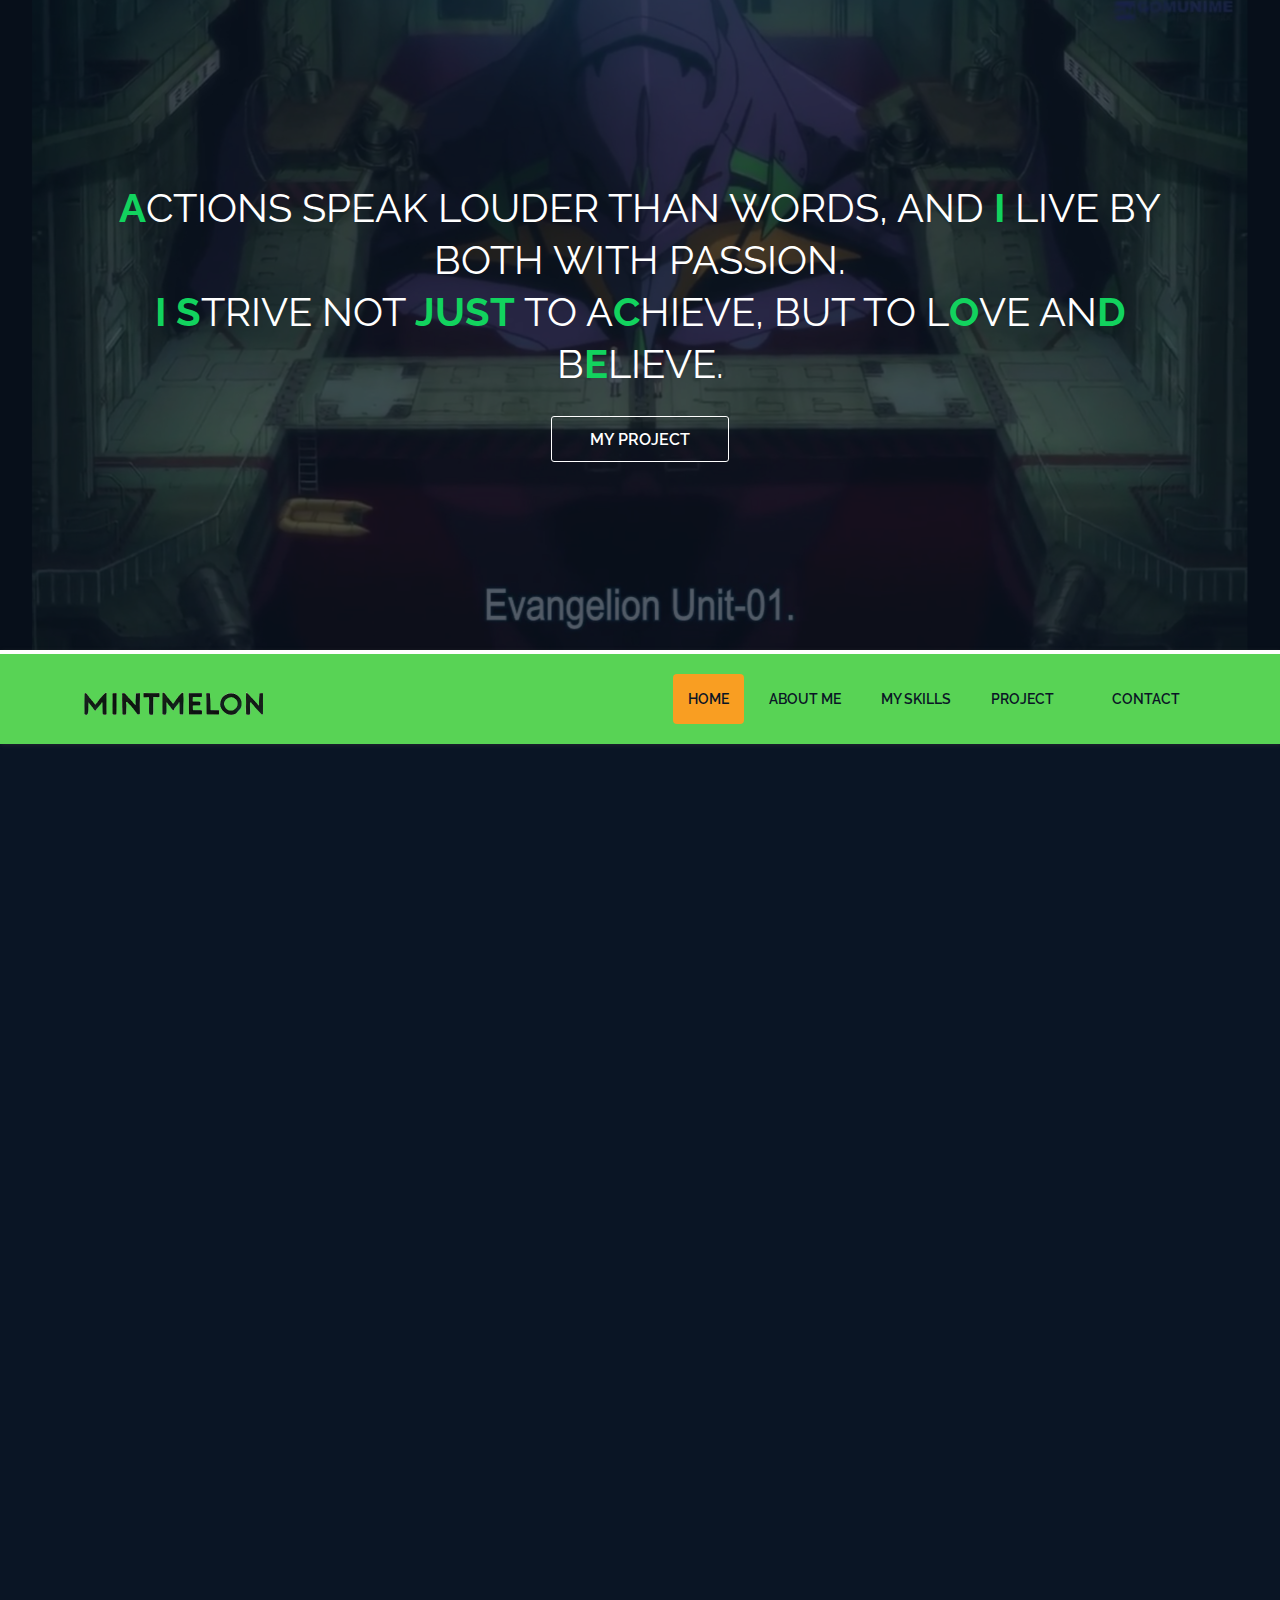
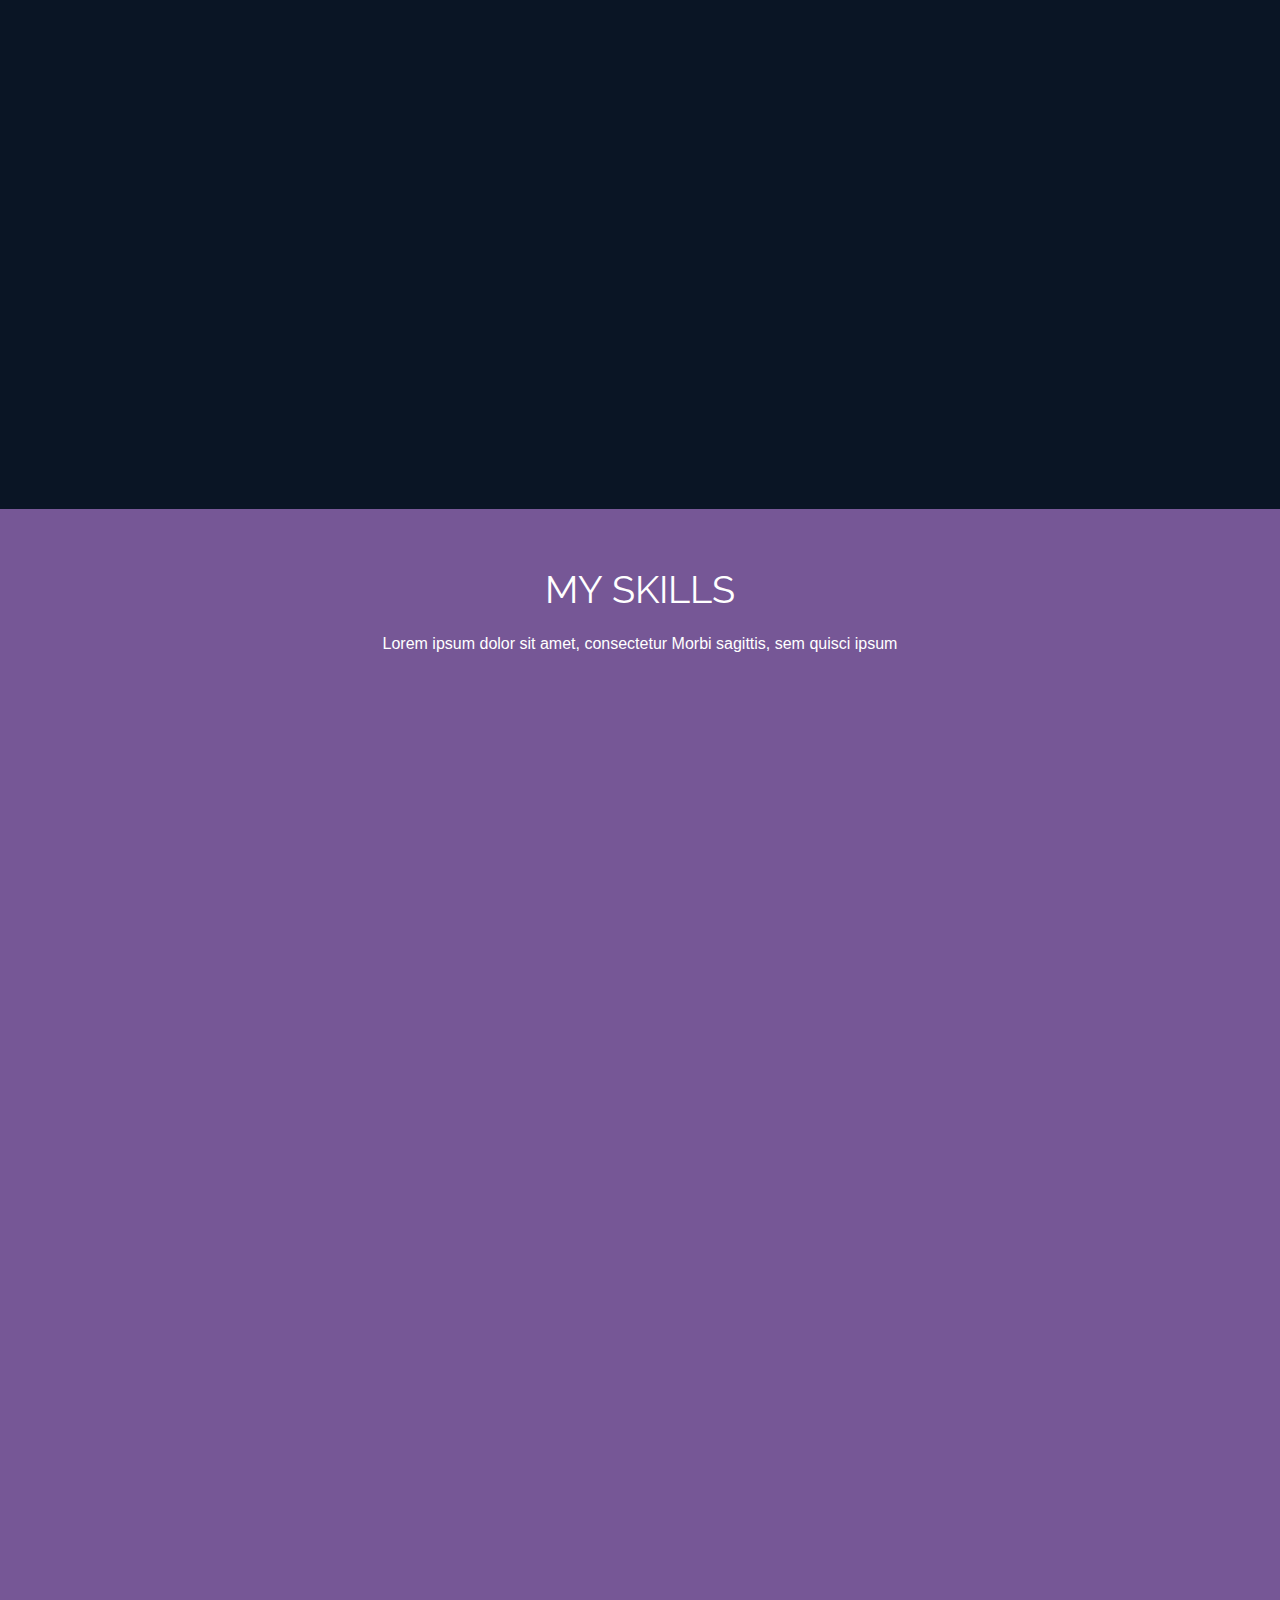
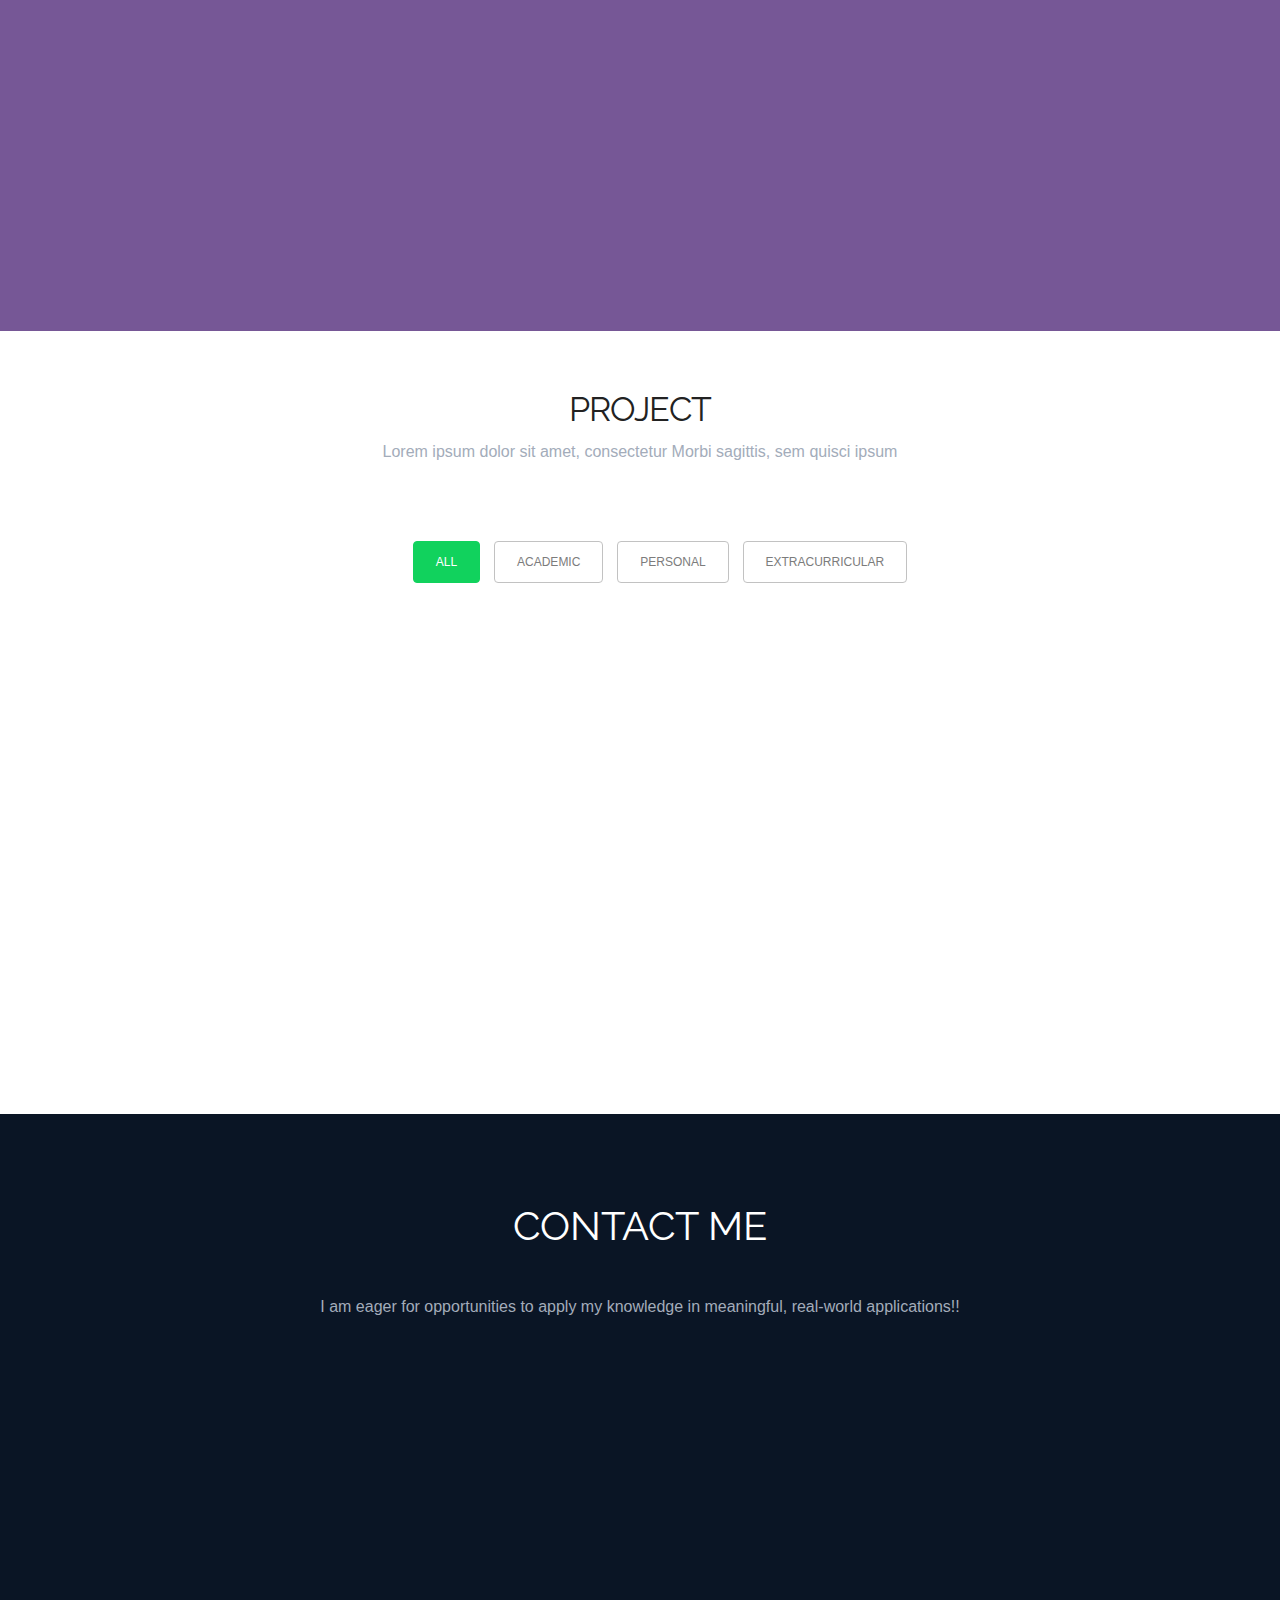
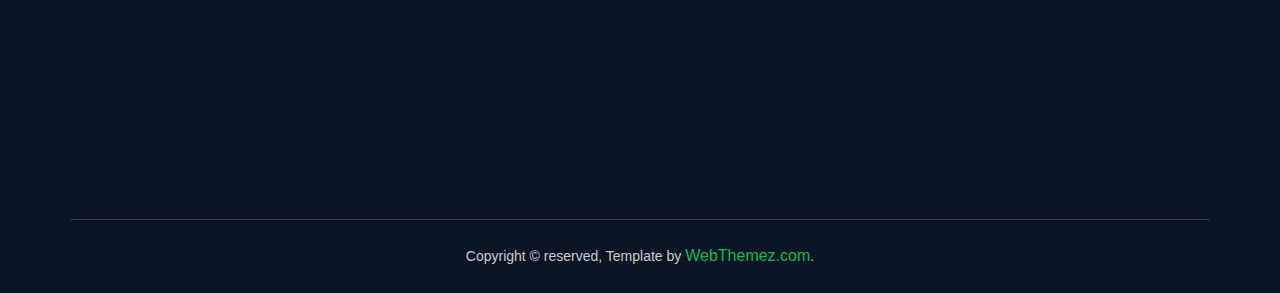
<file: index.html>
<!doctype html>
<html>

<head>
  <meta charset="utf-8">
  <meta name="viewport" content="width=device-width, maximum-scale=1">
  <title>Mintmelon</title>
  <link rel="icon" href="favicon.png" type="image/png">
  <link href="css/bootstrap.min.css" rel="stylesheet" type="text/css">
  <link rel="stylesheet" href="js/fancybox/jquery.fancybox.css" type="text/css" media="screen" />
  <link href="css/style.css" rel="stylesheet" type="text/css">
  <link href="css/font-awesome.css" rel="stylesheet" type="text/css">
  <link href="css/animate.css" rel="stylesheet" type="text/css">

  <!--[if lt IE 9]>
    <script src="js/respond-1.1.0.min.js"></script>
    <script src="js/html5shiv.js"></script>
    <script src="js/html5element.js"></script>
<![endif]-->

</head>

<body>

  <!--Hero_Section-->
  <section id="hero_section" class="top_cont_outer">
    <div class="hero_wrapper">
      <div class="container">
        <div class="hero_section">
          <div class="row">
            <div class="col-md-12">

              <div class="top_left_cont zoomIn wow animated">
                <h2><strong>A</strong>ctions speak louder than words, and <strong>I</strong> live by both with
                  passion.<br />
                  <strong>I s</strong>trive not <strong>just</strong> to a<strong>c</strong>hieve, but to
                  l<strong>o</strong>ve an<strong>d</strong> b<strong>e</strong>lieve.
                </h2>

                <a href="#Portfolio" class="read_more2">My Project</a>
              </div>
            </div>
          </div>
        </div>
      </div>
    </div>
  </section>
  <!--Hero_Section-->

  <!--Header_section-->
  <header id="header_wrapper">
    <div class="container">
      <div class="header_box">
        <div class="logo"><a href="#"><img src="img/logo.png" alt="logo"></a></div>
        <nav class="navbar navbar-inverse" role="navigation">
          <div class="navbar-header">
            <button type="button" id="nav-toggle" class="navbar-toggle" data-toggle="collapse" data-target="#main-nav">
              <span class="sr-only">Toggle navigation</span> <span class="icon-bar"></span> <span
                class="icon-bar"></span> <span class="icon-bar"></span> </button>
          </div>
          <div id="main-nav" class="collapse navbar-collapse navStyle">
            <ul class="nav navbar-nav" id="mainNav">
              <li class="active"><a href="#hero_section" class="scroll-link">Home</a></li>
              <li><a href="#aboutUs" class="scroll-link">About Me</a></li>
              <li><a href="#service" class="scroll-link">My Skills</a></li>
              <li><a href="#Portfolio" class="scroll-link">Project</a></li>
              <li><a href="#contact" class="scroll-link">Contact</a></li>
            </ul>
          </div>
        </nav>
      </div>
    </div>
  </header>
  <!--Header_section-->

  <section id="aboutUs"><!--Aboutus-->
    <div class="inner_wrapper about-us aboutUs-container fadeInLeft animated wow">
      <div class="container">
        <h2>About Me</h2>
        <h6>A person who cherishes both tradition and innovation.</h6>
        <div class="inner_section">
          <div class="row">
            <div class="col-md-6"> <img class="img-responsive" src="img/about1.png" align=""> </div>
            <div class="col-md-6">
              <h3>PROFESSIONAL SUMMARY</h3>
              <p>Motivated Computing Sciences student eager to apply academic knowledge in real-world settings.
                Currently developing two projects: a web app for stock-related news analysis and a Facebook-style
                communication platform. Strong in analysis, troubleshooting, and problem-solving with a detail-oriented
                work ethic. Possesses excellent interpersonal, planning, and execution abilities, ready to contribute
                meaningful value through these experiences.</p>


              <!-- <ul class="about-us-list">
                <li class="points">Consectetur Morbi sagittis, sem quisci ipsum gravida tortor</li>
                <li class="points">Sagittis, sem quis lacinia faucibus, orci ipsum gravida </li>
                <li class="points">Ipsum dolor sit amet, consectetur Morbi sagittis, sem quisci</li>
              </ul> -->
              <!-- /.about-us-list -->

            </div>
          </div>
        </div>
      </div>
    </div>
  </section>
  <!--Aboutus-->


  <!--Service-->
  <section id="service">
    <div class="container">
      <h2>My Skills</h2>
      <h6>Lorem ipsum dolor sit amet, consectetur Morbi sagittis, sem quisci ipsum</h6>
      <div class="service_wrapper">
        <div class="row">
          <div class="col-md-3">
            <div class="service_icon delay-03s animated wow  zoomIn"> <span><i class="fa fa-tree"></i></span> </div>
            <div class="service_block">

              <h3 class="animated fadeInUp wow">Python</h3>
              <p class="animated fadeInDown wow">Lorem Ipsum is simply dummy text of the printing and typesetting
                industry. </p>
            </div>
          </div>
          <div class="col-md-3">
            <div class="service_icon icon2  delay-03s animated wow zoomIn"> <span><i
                  class="fa fa-crosshairs"></i></span> </div>
            <div class="service_block">
              <h3 class="animated fadeInUp wow">C/C++</h3>
              <p class="animated fadeInDown wow">Lorem Ipsum is simply dummy text of the printing and typesetting
                industry. </p>
            </div>
          </div>
          <div class="col-md-3">
            <div class="service_icon icon3  delay-03s animated wow zoomIn"> <span><i
                  class="fa fa-building-o "></i></span> </div>
            <div class="service_block">

              <h3 class="animated fadeInUp wow">Javascript</h3>
              <p class="animated fadeInDown wow">Lorem Ipsum is simply dummy text of the printing and typesetting
                industry. </p>
            </div>
          </div>
          <div class="col-md-3">
            <div class="service_icon icon3  delay-03s animated wow zoomIn"> <span><i class="fa fa-twitter"></i></span>
            </div>
            <div class="service_block">

              <h3 class="animated fadeInUp wow">HTML/CSS</h3>
              <p class="animated fadeInDown wow">Lorem Ipsum is simply dummy text of the printing and typesetting
                industry. </p>
            </div>
          </div>
        </div>
      </div>
    </div>
  </section>
  <!--Service-->




  <!-- Portfolio -->
  <section id="Portfolio" class="content">

    <!-- Container -->
    <div class="container portfolio_title">

      <!-- Title -->
      <div class="section-title">
        <h2>Project</h2>
        <h6>Lorem ipsum dolor sit amet, consectetur Morbi sagittis, sem quisci ipsum</h6>

      </div>
      <!--/Title -->

    </div>
    <!-- Container -->

    <div class="portfolio-top"></div>

    <!-- Portfolio Filters -->
    <div class="portfolio">

      <div id="filters" class="sixteen columns">
        <ul class="clearfix">
          <li><a id="all" href="#" data-filter="*" class="active">
              <h5>All</h5>
            </a></li>
          <li><a class="" href="#" data-filter=".academic">
              <h5>academic</h5>
            </a></li>
          <li><a class="" href="#" data-filter=".personal">
              <h5>personal</h5>
            </a></li>
          <li><a class="" href="#" data-filter=".extracurricular">
              <h5>extracurricular</h5>
            </a></li>
          <!-- <li><a class="" href="#" data-filter=".animals">
              <h5>Animals</h5>
            </a></li> -->
        </ul>
      </div>
      <!--/Portfolio Filters -->

      <!-- Portfolio Wrapper -->
      <div class="isotope fadeInLeft animated wow grid" style="position: relative; overflow: hidden; height: 480px;"
        id="portfolio_wrapper">
        <!-- Portfolio Item -->
        <figure
          style="position: absolute; left: 0px; top: 0px; transform: translate3d(0px, 0px, 0px) scale3d(1, 1, 1); width: 337px; opacity: 1;"
          class="portfolio-item one-four extracurricular isotope-item effect-oscar">

          <div class="portfolio_img">
            <img src="img/portfolio_pic1.jpg" alt="Portfolio 1">
          </div>
          <figcaption>
            <div>
              <a href="https://github.com/yongxin12/Resume-Editor-Deployment" target="_blank" rel="noopener noreferrer">
                <h2>Resume <span>Editor</span></h2>
                <p>Oscar is a decent man. He used to clean porches with pleasure.</p>
              </a>
            </div>
          </figcaption>
        </figure>
        <!--/Portfolio Item -->

        <!-- Portfolio Item-->
        <figure
          style="position: absolute; left: 0px; top: 0px; transform: translate3d(337px, 0px, 0px) scale3d(1, 1, 1); width: 337px; opacity: 1;"
          class="portfolio-item one-four extracurricular isotope-item effect-oscar">
          <div class="portfolio_img"> <img src="img/portfolio_pic2.jpg" alt="Portfolio 1"> </div>
          <figcaption>
            <div>
              <a href="https://github.com/yongxin12/StoxNews" class="fancybox" target="_blank" rel="noopener noreferrer">
                <h2>Stox <span>News</span></h2>
                <p>Oscar is a decent man. He used to clean porches with pleasure.</p>
              </a>
            </div>
          </figcaption>
        </figure>
        <!--/Portfolio Item -->

        <!-- Portfolio Item -->
        <figure
          style="position: absolute; left: 0px; top: 0px; transform: translate3d(674px, 0px, 0px) scale3d(1, 1, 1); width: 337px; opacity: 1;"
          class="portfolio-item one-four  academic  isotope-item effect-oscar">
          <div class="portfolio_img"> <img src="img/portfolio_pic3.jpg" alt="Portfolio 1"> </div>
          <figcaption>
            <div>
              <a href="https://github.com/yongxin12/Social-Distribution-Webapp" class="fancybox" target="_blank" rel="noopener noreferrer">
                <h2>Distributed Social <span>Networking</span></h2>
                <p></p>
              </a>
            </div>
          </figcaption>
        </figure>
        <!--/Portfolio Item-->

        <!-- Portfolio Item-->
        <figure
          style="position: absolute; left: 0px; top: 0px; transform: translate3d(1011px, 0px, 0px) scale3d(1, 1, 1); width: 337px; opacity: 1;"
          class="portfolio-item one-four academic web isotope-item effect-oscar">
          <div class="portfolio_img"> <img src="img/portfolio_pic4.jpg" alt="Portfolio 1"> </div>
          <figcaption>
            <div>
              <a href="https://github.com/CMPUT301W23T20/QR-GO" class="fancybox" target="_blank" rel="noopener noreferrer">
                <h2><span>QR</span> GO</h2>
                <p>Oscar is a decent man. He used to clean porches with pleasure.</p>
              </a>
            </div>
          </figcaption>
        </figure>
        <!-- Portfolio Item -->

        <!-- Portfolio Item -->
        <figure
          style="position: absolute; left: 0px; top: 0px; transform: translate3d(0px, 240px, 0px) scale3d(1, 1, 1); width: 337px; opacity: 1;"
          class="portfolio-item one-four  personal isotope-item effect-oscar">
          <div class="portfolio_img"> <img src="img/portfolio_pic5.jpg" alt="Portfolio 1"> </div>
          <figcaption>
            <div>
              <a href="https://github.com/yongxin12/Mintmelon" class="fancybox" target="_blank" rel="noopener noreferrer">
                <h2><span>Mintmelon</span></h2>
                <p>Oscar is a decent man. He used to clean porches with pleasure.</p>
              </a>
            </div>
          </figcaption>
        </figure>
        <!--/Portfolio Item -->

        <!-- Portfolio Item -->
        <!-- <figure
          style="position: absolute; left: 0px; top: 0px; transform: translate3d(337px, 240px, 0px) scale3d(1, 1, 1); width: 337px; opacity: 1;"
          class="portfolio-item one-four  web isotope-item effect-oscar">
          <div class="portfolio_img"> <img src="img/portfolio_pic6.jpg" alt="Portfolio 1"> </div>
          <figcaption>
            <div>
              <a href="img/portfolio_pic6.jpg" class="fancybox">
                <h2>Warm <span>Oscar</span></h2>
                <p>Oscar is a decent man. He used to clean porches with pleasure.</p>
              </a>
            </div>
          </figcaption>
        </figure> -->
        <!--/Portfolio Item -->

        <!-- Portfolio Item  -->
        <!-- <figure
          style="position: absolute; left: 0px; top: 0px; transform: translate3d(674px, 240px, 0px) scale3d(1, 1, 1); width: 337px; opacity: 1;"
          class="portfolio-item one-four  wildlife web isotope-item effect-oscar">
          <div class="portfolio_img"> <img src="img/portfolio_pic7.jpg" alt="Portfolio 1"> </div>
          <figcaption>
            <div>
              <a href="img/portfolio_pic7.jpg" class="fancybox">
                <h2>Warm <span>Oscar</span></h2>
                <p>Oscar is a decent man. He used to clean porches with pleasure.</p>
              </a>
            </div>
          </figcaption>
        </figure> -->
        <!--/Portfolio Item -->

        <!-- Portfolio Item -->
        <!-- <figure
          style="position: absolute; left: 0px; top: 0px; transform: translate3d(1011px, 240px, 0px) scale3d(1, 1, 1); width: 337px; opacity: 1;"
          class="portfolio-item one-four   citylife isotope-item effect-oscar">
          <div class="portfolio_img"> <img src="img/portfolio_pic8.jpg" alt="Portfolio 1"> </div>
          <figcaption>
            <div>
              <a href="img/portfolio_pic8.jpg" class="fancybox">
                <h2>Warm <span>Oscar</span></h2>
                <p>Oscar is a decent man. He used to clean porches with pleasure.</p>
              </a>
            </div>
          </figcaption>
        </figure> -->
        <!--/Portfolio Item -->

      </div>
      <!--/Portfolio Wrapper -->

    </div>
    <!--/Portfolio Filters -->

    <div class="portfolio_btm"></div>


    <div id="project_container">
      <div class="clear"></div>
      <div id="project_data"></div>
    </div>


  </section>
  <!--/Portfolio -->

  <!--Footer-->
  <footer class="footer_wrapper" id="contact">
    <div class="container">
      <section class="page_section contact" id="contact">
        <div class="contact_section">
          <h2>Contact Me</h2>
          <h6>I am eager for opportunities to apply my knowledge in meaningful, real-world applications!!</h6>

        </div>
        <div class="row">
          <div class="col-lg-4 wow fadeInLeft">
            <div class="contact_info">
              <div class="detail">
                <h4>Address</h4>
                <p>Canada</p>
              </div>
              <div class="detail">
                <h4>Website</h4>
                <p>www.mintmelon.ca</p>
              </div>
              <div class="detail">
                <h4>Email</h4>
                <p>worexow@gmail.com</p>
              </div>
            </div>



            <ul class="social_links">
              <li class="twitter animated bounceIn wow delay-02s"><a href="javascript:void(0)"><i
                    class="fa fa-twitter"></i></a></li>
              <li class="facebook animated bounceIn wow delay-03s"><a href="javascript:void(0)"><i
                    class="fa fa-facebook"></i></a></li>
              <li class="pinterest animated bounceIn wow delay-04s"><a href="javascript:void(0)"><i
                    class="fa fa-pinterest"></i></a></li>
              <li class="gplus animated bounceIn wow delay-05s"><a href="javascript:void(0)"><i
                    class="fa fa-google-plus"></i></a></li>
            </ul>
          <!-- </div>
          <div class="col-lg-8 wow fadeInLeft delay-06s">
            <div class="form">
              <input class="input-text" type="text" name="" value="Your Name *"
                onFocus="if(this.value==this.defaultValue)this.value='';"
                onBlur="if(this.value=='')this.value=this.defaultValue;">
              <input class="input-text" type="text" name="" value="Your E-mail *"
                onFocus="if(this.value==this.defaultValue)this.value='';"
                onBlur="if(this.value=='')this.value=this.defaultValue;">
              <textarea class="input-text text-area" cols="0" rows="0"
                onFocus="if(this.value==this.defaultValue)this.value='';"
                onBlur="if(this.value=='')this.value=this.defaultValue;">Your Message *</textarea>
              <input class="input-btn" type="submit" value="send message">
            </div>
          </div>
        </div> -->
      </section>
    </div>
    <div class="container">
      <div class="footer_bottom"><span>Copyright © reserved, Template by <a
            href="http://webthemez.com">WebThemez.com</a>. </span> </div>
    </div>
  </footer>

  <script type="text/javascript" src="js/jquery-1.11.0.min.js"></script>
  <script type="text/javascript" src="js/bootstrap.min.js"></script>
  <script type="text/javascript" src="js/jquery-scrolltofixed.js"></script>
  <script type="text/javascript" src="js/jquery.nav.js"></script>
  <script type="text/javascript" src="js/jquery.easing.1.3.js"></script>
  <script type="text/javascript" src="js/jquery.isotope.js"></script>
  <script src="js/fancybox/jquery.fancybox.pack.js" type="text/javascript"></script>
  <script type="text/javascript" src="js/wow.js"></script>
  <script type="text/javascript" src="js/custom.js"></script>

</body>

</html>
</file>
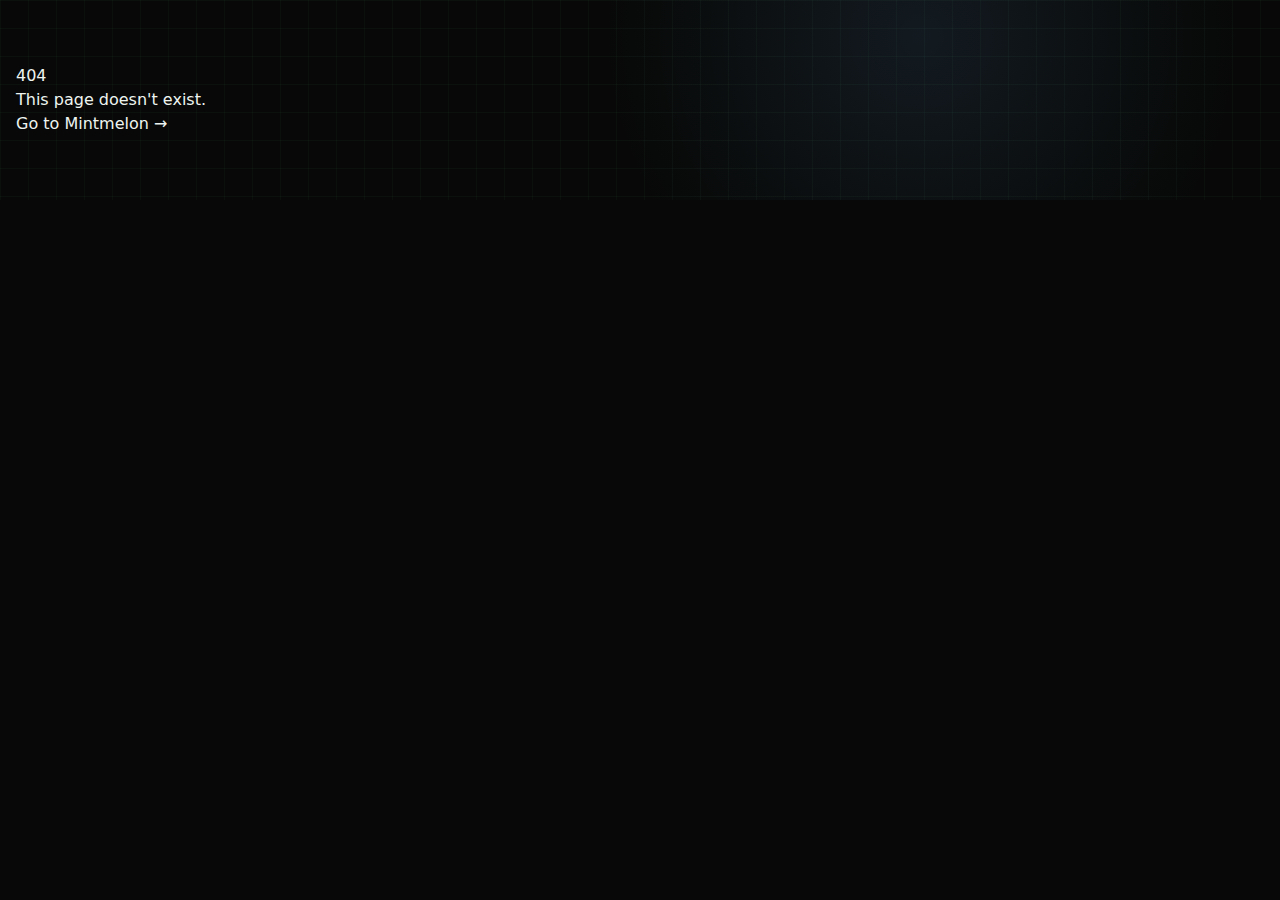
<file: 404/index.html>
<!DOCTYPE html><!--EItGnCpGIyEp0Wzx18sz7--><html lang="en"><head><meta charSet="utf-8"/><meta name="viewport" content="width=device-width, initial-scale=1"/><link rel="stylesheet" href="/_next/static/css/f8e3e80dda1e32bb.css" data-precedence="next"/><link rel="preload" as="script" fetchPriority="low" href="/_next/static/chunks/webpack-66e8e4e2bd278a10.js"/><script src="/_next/static/chunks/f1a862f6-7b085df75567be4a.js" async=""></script><script src="/_next/static/chunks/338-8380bea3806bd75a.js" async=""></script><script src="/_next/static/chunks/main-app-b78fce8502f5c188.js" async=""></script><script src="/_next/static/chunks/256-4050e800009f8158.js" async=""></script><script src="/_next/static/chunks/app/not-found-db198338a9db4318.js" async=""></script><meta name="robots" content="noindex"/><link rel="icon" href="/favicon.png"/><script src="/_next/static/chunks/polyfills-42372ed130431b0a.js" noModule=""></script></head><body><div hidden=""><!--$--><!--/$--></div><main style="padding:4rem 1rem;font-family:system-ui, sans-serif"><h1>404</h1><p>This page doesn&#x27;t exist.</p><p><a href="/en/">Go to Mintmelon →</a></p></main><!--$--><!--/$--><script src="/_next/static/chunks/webpack-66e8e4e2bd278a10.js" id="_R_" async=""></script><script>(self.__next_f=self.__next_f||[]).push([0])</script><script>self.__next_f.push([1,"1:\"$Sreact.fragment\"\n2:I[1181,[],\"\"]\n3:I[7305,[],\"\"]\n4:I[4256,[\"256\",\"static/chunks/256-4050e800009f8158.js\",\"345\",\"static/chunks/app/not-found-db198338a9db4318.js\"],\"\"]\n5:I[3424,[],\"OutletBoundary\"]\n7:I[7001,[],\"AsyncMetadataOutlet\"]\n9:I[3424,[],\"ViewportBoundary\"]\nb:I[3424,[],\"MetadataBoundary\"]\nc:\"$Sreact.suspense\"\ne:I[2223,[],\"\"]\n:HL[\"/_next/static/css/f8e3e80dda1e32bb.css\",\"style\"]\n"])</script><script>self.__next_f.push([1,"0:{\"P\":null,\"b\":\"EItGnCpGIyEp0Wzx18sz7\",\"p\":\"\",\"c\":[\"\",\"_not-found\",\"\"],\"i\":false,\"f\":[[[\"\",{\"children\":[\"/_not-found\",{\"children\":[\"__PAGE__\",{}]}]},\"$undefined\",\"$undefined\",true],[\"\",[\"$\",\"$1\",\"c\",{\"children\":[[[\"$\",\"link\",\"0\",{\"rel\":\"stylesheet\",\"href\":\"/_next/static/css/f8e3e80dda1e32bb.css\",\"precedence\":\"next\",\"crossOrigin\":\"$undefined\",\"nonce\":\"$undefined\"}]],[\"$\",\"html\",null,{\"lang\":\"en\",\"children\":[\"$\",\"body\",null,{\"children\":[\"$\",\"$L2\",null,{\"parallelRouterKey\":\"children\",\"error\":\"$undefined\",\"errorStyles\":\"$undefined\",\"errorScripts\":\"$undefined\",\"template\":[\"$\",\"$L3\",null,{}],\"templateStyles\":\"$undefined\",\"templateScripts\":\"$undefined\",\"notFound\":[[\"$\",\"main\",null,{\"style\":{\"padding\":\"4rem 1rem\",\"fontFamily\":\"system-ui, sans-serif\"},\"children\":[[\"$\",\"h1\",null,{\"children\":\"404\"}],[\"$\",\"p\",null,{\"children\":\"This page doesn't exist.\"}],[\"$\",\"p\",null,{\"children\":[\"$\",\"$L4\",null,{\"href\":\"/en/\",\"children\":\"Go to Mintmelon →\"}]}]]}],[]],\"forbidden\":\"$undefined\",\"unauthorized\":\"$undefined\"}]}]}]]}],{\"children\":[\"/_not-found\",[\"$\",\"$1\",\"c\",{\"children\":[null,[\"$\",\"$L2\",null,{\"parallelRouterKey\":\"children\",\"error\":\"$undefined\",\"errorStyles\":\"$undefined\",\"errorScripts\":\"$undefined\",\"template\":[\"$\",\"$L3\",null,{}],\"templateStyles\":\"$undefined\",\"templateScripts\":\"$undefined\",\"notFound\":\"$undefined\",\"forbidden\":\"$undefined\",\"unauthorized\":\"$undefined\"}]]}],{\"children\":[\"__PAGE__\",[\"$\",\"$1\",\"c\",{\"children\":[[\"$\",\"main\",null,{\"style\":{\"padding\":\"4rem 1rem\",\"fontFamily\":\"system-ui, sans-serif\"},\"children\":[[\"$\",\"h1\",null,{\"children\":\"404\"}],[\"$\",\"p\",null,{\"children\":\"This page doesn't exist.\"}],[\"$\",\"p\",null,{\"children\":[\"$\",\"$L4\",null,{\"href\":\"/en/\",\"children\":\"Go to Mintmelon →\"}]}]]}],null,[\"$\",\"$L5\",null,{\"children\":[\"$L6\",[\"$\",\"$L7\",null,{\"promise\":\"$@8\"}]]}]]}],{},null,false]},null,false]},null,false],[\"$\",\"$1\",\"h\",{\"children\":[[\"$\",\"meta\",null,{\"name\":\"robots\",\"content\":\"noindex\"}],[[\"$\",\"$L9\",null,{\"children\":\"$La\"}],null],[\"$\",\"$Lb\",null,{\"children\":[\"$\",\"div\",null,{\"hidden\":true,\"children\":[\"$\",\"$c\",null,{\"fallback\":null,\"children\":\"$Ld\"}]}]}]]}],false]],\"m\":\"$undefined\",\"G\":[\"$e\",[]],\"s\":false,\"S\":true}\n"])</script><script>self.__next_f.push([1,"a:[[\"$\",\"meta\",\"0\",{\"charSet\":\"utf-8\"}],[\"$\",\"meta\",\"1\",{\"name\":\"viewport\",\"content\":\"width=device-width, initial-scale=1\"}]]\n6:null\n"])</script><script>self.__next_f.push([1,"f:I[9993,[],\"IconMark\"]\n8:{\"metadata\":[[\"$\",\"link\",\"0\",{\"rel\":\"icon\",\"href\":\"/favicon.png\"}],[\"$\",\"$Lf\",\"1\",{}]],\"error\":null,\"digest\":\"$undefined\"}\n"])</script><script>self.__next_f.push([1,"d:\"$8:metadata\"\n"])</script></body></html>
</file>
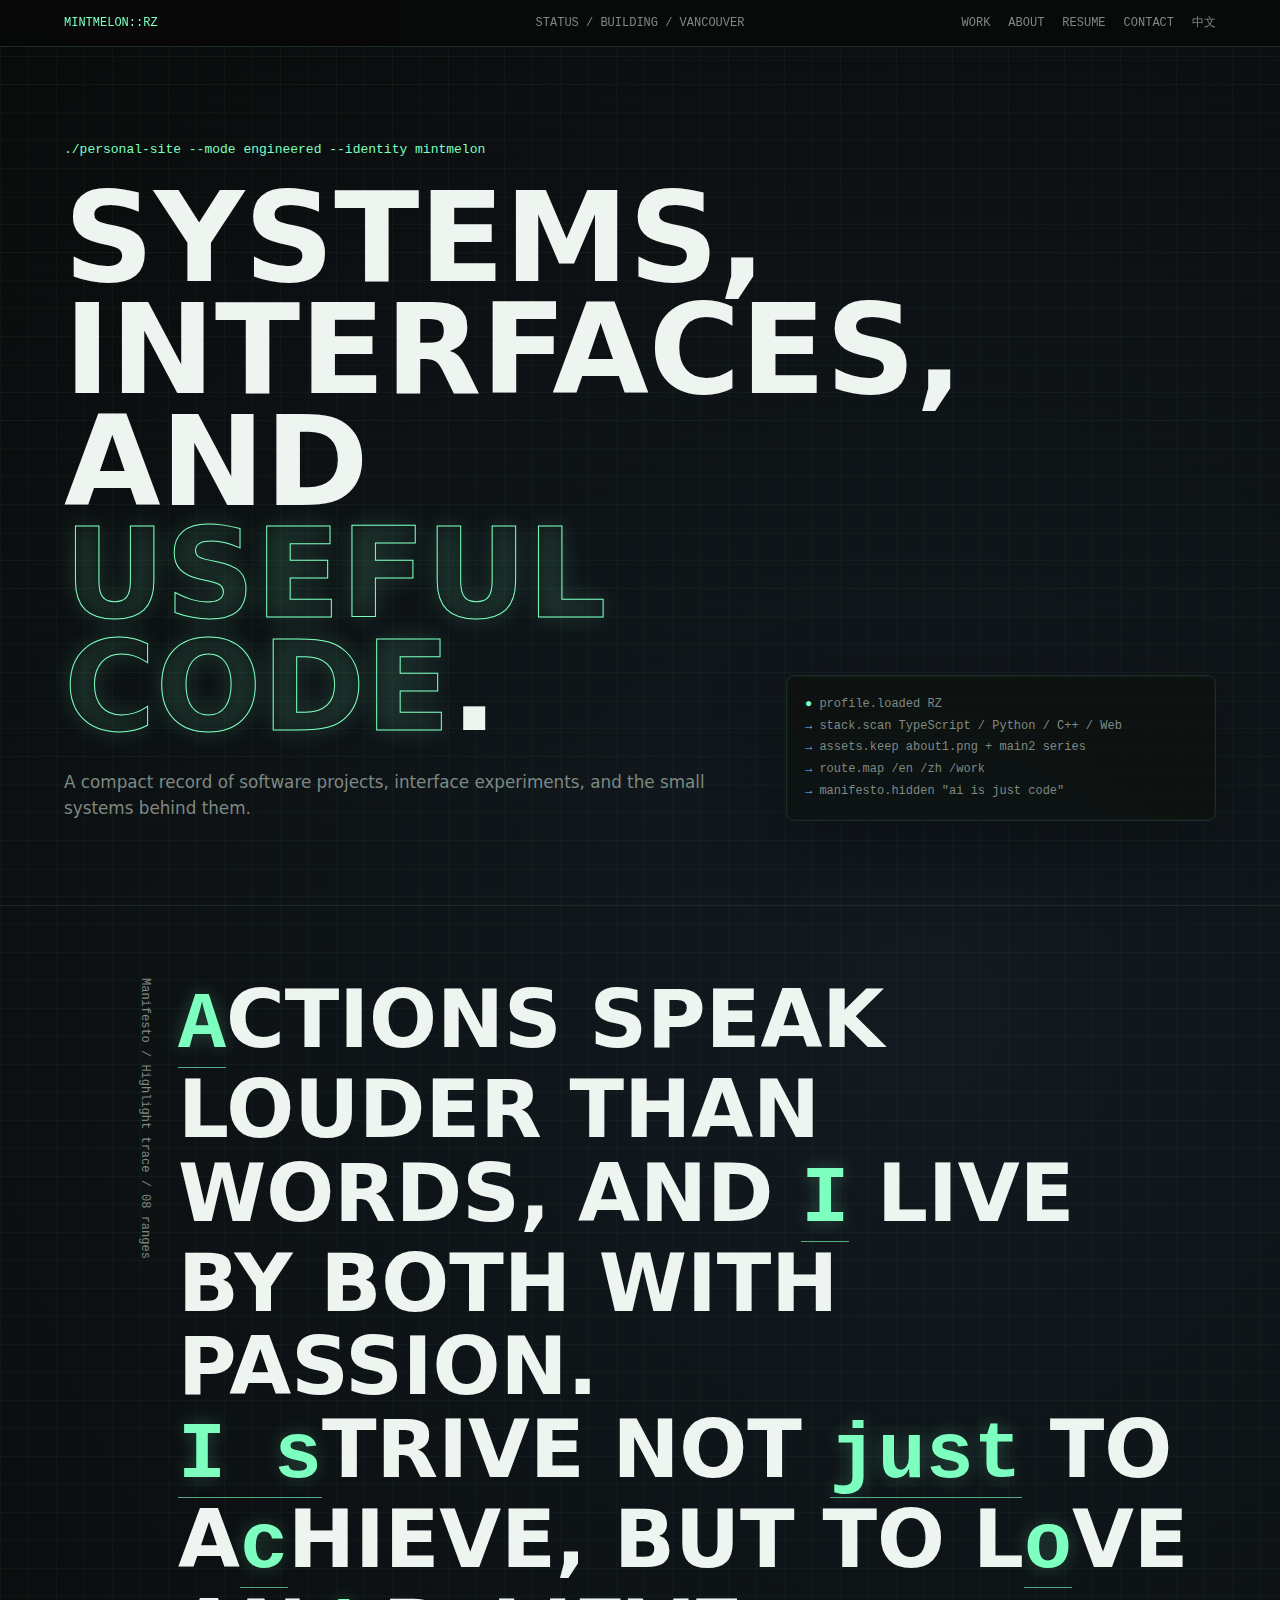
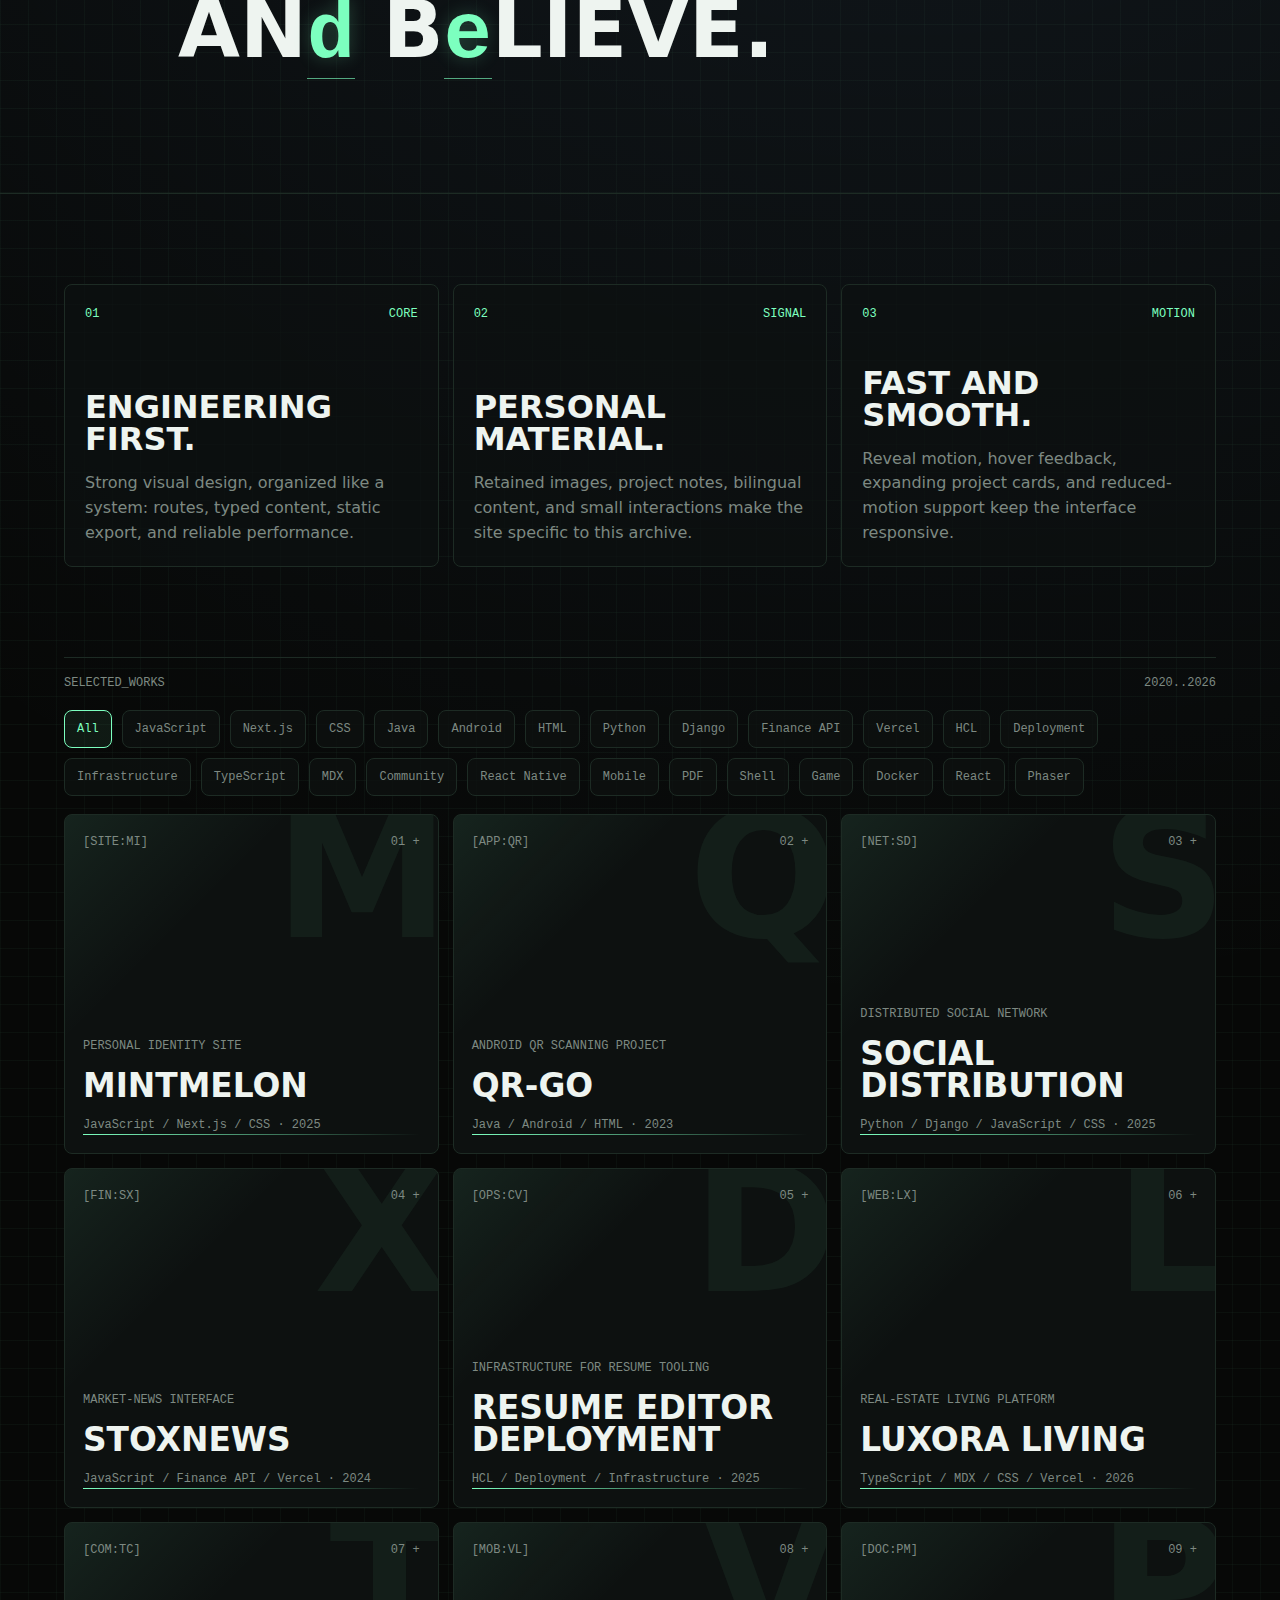
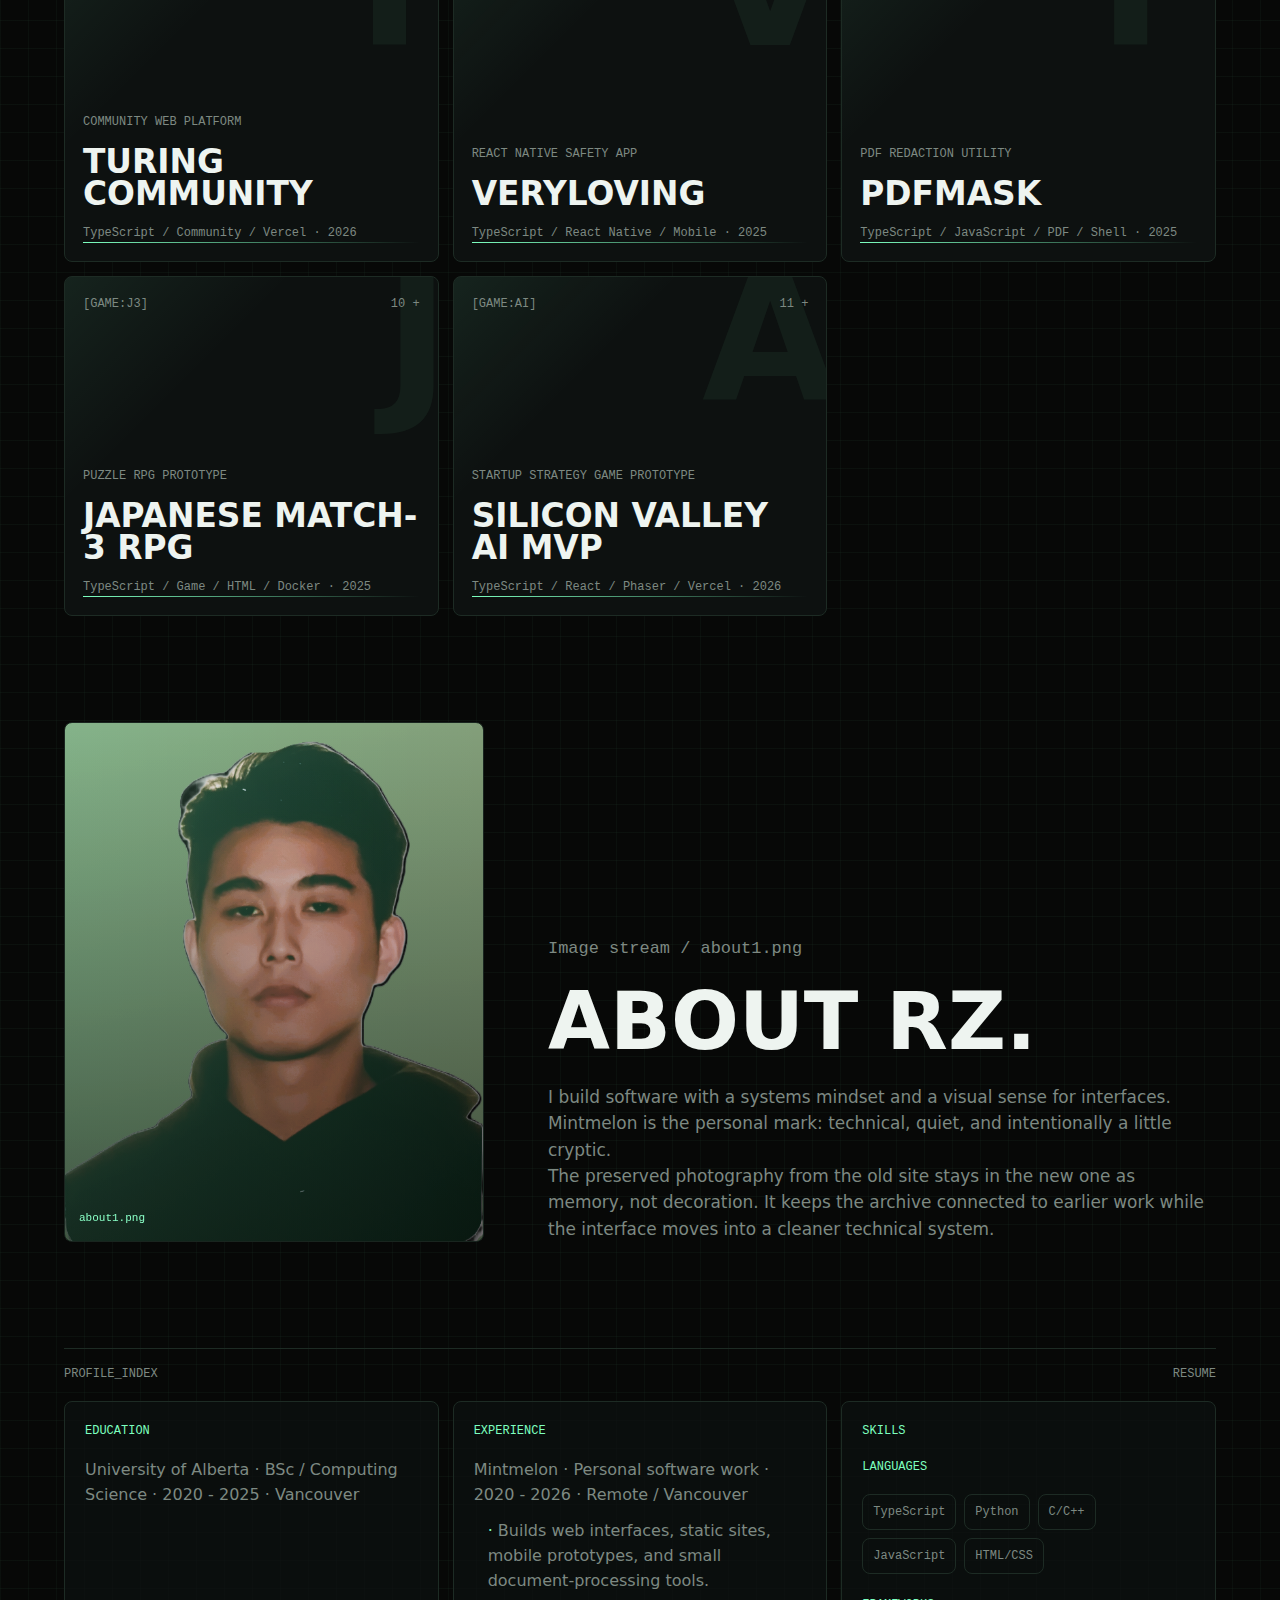
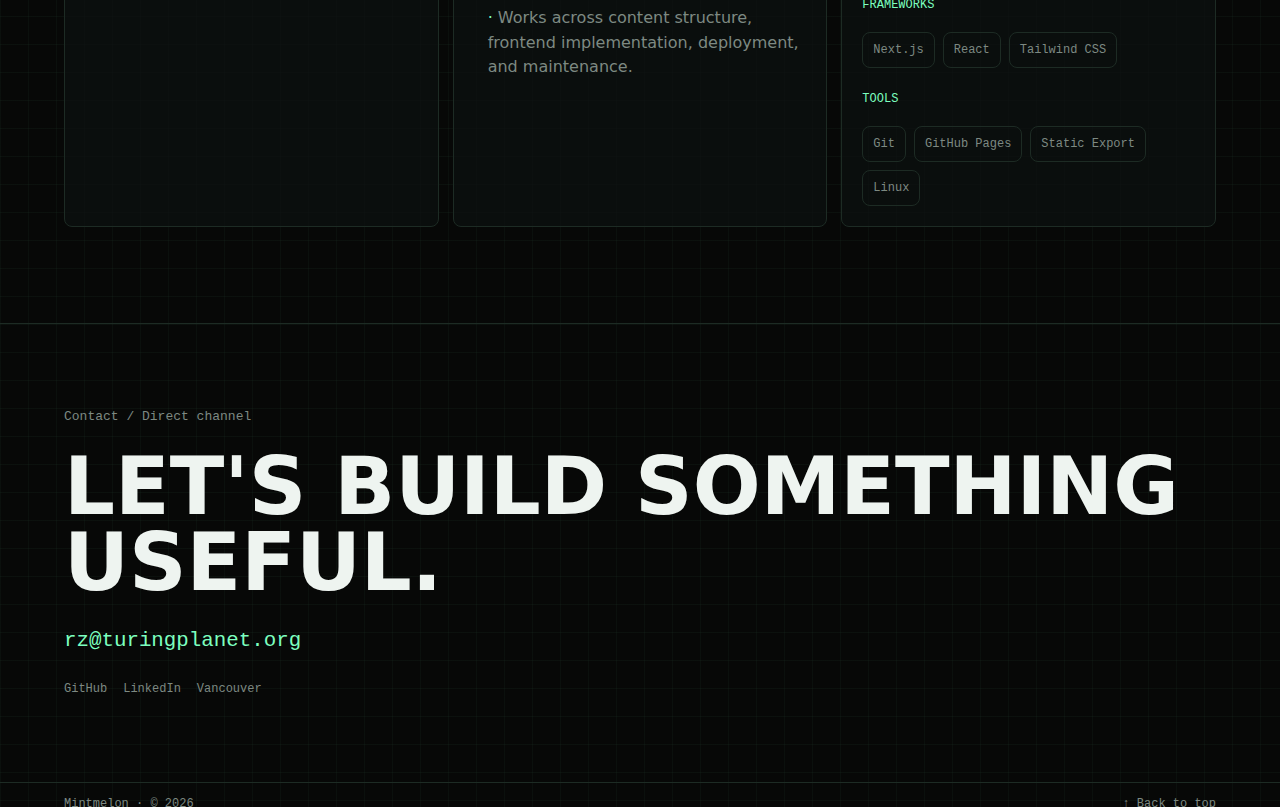
<file: en/index.html>
<!DOCTYPE html><!--EItGnCpGIyEp0Wzx18sz7--><html lang="en"><head><meta charSet="utf-8"/><meta name="viewport" content="width=device-width, initial-scale=1"/><link rel="stylesheet" href="/_next/static/css/f8e3e80dda1e32bb.css" data-precedence="next"/><link rel="preload" as="script" fetchPriority="low" href="/_next/static/chunks/webpack-66e8e4e2bd278a10.js"/><script src="/_next/static/chunks/f1a862f6-7b085df75567be4a.js" async=""></script><script src="/_next/static/chunks/338-8380bea3806bd75a.js" async=""></script><script src="/_next/static/chunks/main-app-b78fce8502f5c188.js" async=""></script><script src="/_next/static/chunks/256-4050e800009f8158.js" async=""></script><script src="/_next/static/chunks/app/%5Blocale%5D/not-found-db198338a9db4318.js" async=""></script><script src="/_next/static/chunks/app/%5Blocale%5D/page-b3cdcbab2c13f9f8.js" async=""></script><link rel="icon" href="/favicon.png"/><script src="/_next/static/chunks/polyfills-42372ed130431b0a.js" noModule=""></script></head><body><div hidden=""><!--$--><!--/$--></div><div lang="en" style="min-height:100dvh"><main class="site-shell" id="top"><div class="scan-layer" aria-hidden="true"></div><header class="topbar"><a class="brand" href="/en/" aria-label="Mintmelon home">Mintmelon::RZ</a><span class="system-status">Status / Building / Vancouver</span><nav class="desktop-nav" aria-label="Primary navigation"><a href="#work">Work</a><a href="#about">About</a><a href="#resume">Resume</a><a href="#contact">Contact</a><a href="/zh/">中文</a></nav><details class="mobile-nav"><summary>Menu</summary><div><a href="#work">Work</a><a href="#about">About</a><a href="#resume">Resume</a><a href="#contact">Contact</a><a href="/zh/">中文</a></div></details></header><section class="hero-section" data-reveal="true"><div class="hero-copy"><p class="command-line">./personal-site --mode engineered --identity mintmelon</p><h1>Systems, interfaces, and<!-- --> <span>useful code</span>.</h1><p class="hero-subtitle">A compact record of software projects, interface experiments, and the small systems behind them.</p></div><aside class="terminal-panel" aria-label="Site system status"><p><span class="dot-ok">●</span> <!-- -->profile.loaded RZ</p><p><span class="arrow-blue">→</span> <!-- -->stack.scan TypeScript / Python / C++ / Web</p><p><span class="arrow-blue">→</span> <!-- -->assets.keep about1.png + main2 series</p><p><span class="arrow-blue">→</span> <!-- -->route.map /en /zh /work</p><p><span class="arrow-blue">→</span> <!-- -->manifesto.hidden &quot;ai is just code&quot;</p></aside></section><section class="manifesto-section" data-reveal="true"><div class="section-rail">Manifesto / Highlight trace / 08 ranges</div><div><p class="manifesto-text"><button class="manifesto-highlight" type="button">A</button><span>ctions speak louder than words, and </span><button class="manifesto-highlight" type="button">I</button><span> live by both with passion.<br/></span><span></span><button class="manifesto-highlight" type="button">I s</button><span>trive not </span><button class="manifesto-highlight" type="button">just</button><span> to a</span><button class="manifesto-highlight" type="button">c</button><span>hieve, but to l</span><button class="manifesto-highlight" type="button">o</button><span>ve an</span><button class="manifesto-highlight" type="button">d</button><span> b</span><button class="manifesto-highlight" type="button">e</button><span>lieve.</span></p><p class="manifesto-reveal " aria-live="polite">→ ai is just code</p></div></section><section class="facts-grid" aria-label="Design principles"><article class="fact-card" data-reveal="true" style="--delay:0ms"><div class="fact-meta"><span>01</span><span>CORE</span></div><div><h2>Engineering first.</h2><p>Strong visual design, organized like a system: routes, typed content, static export, and reliable performance.</p></div></article><article class="fact-card" data-reveal="true" style="--delay:80ms"><div class="fact-meta"><span>02</span><span>SIGNAL</span></div><div><h2>Personal material.</h2><p>Retained images, project notes, bilingual content, and small interactions make the site specific to this archive.</p></div></article><article class="fact-card" data-reveal="true" style="--delay:160ms"><div class="fact-meta"><span>03</span><span>MOTION</span></div><div><h2>Fast and smooth.</h2><p>Reveal motion, hover feedback, expanding project cards, and reduced-motion support keep the interface responsive.</p></div></article></section><section id="work" class="work-section"><div class="section-heading" data-reveal="true"><span>SELECTED_WORKS</span><span>2020..2026</span></div><div class="filter-row" data-reveal="true"><button type="button" class="is-active">All</button><button type="button" class="">JavaScript</button><button type="button" class="">Next.js</button><button type="button" class="">CSS</button><button type="button" class="">Java</button><button type="button" class="">Android</button><button type="button" class="">HTML</button><button type="button" class="">Python</button><button type="button" class="">Django</button><button type="button" class="">Finance API</button><button type="button" class="">Vercel</button><button type="button" class="">HCL</button><button type="button" class="">Deployment</button><button type="button" class="">Infrastructure</button><button type="button" class="">TypeScript</button><button type="button" class="">MDX</button><button type="button" class="">Community</button><button type="button" class="">React Native</button><button type="button" class="">Mobile</button><button type="button" class="">PDF</button><button type="button" class="">Shell</button><button type="button" class="">Game</button><button type="button" class="">Docker</button><button type="button" class="">React</button><button type="button" class="">Phaser</button></div><div class="project-grid"><article class="project-card " data-letter="M" data-reveal="true" style="--delay:0ms"><div class="project-meta"><span>[<!-- -->site:mi<!-- -->]</span><button type="button" aria-expanded="false" aria-controls="project-details-mintmelon" aria-label="View details: Mintmelon">01<!-- --> <!-- -->+</button></div><div><p class="project-tagline">Personal identity site</p><h3>Mintmelon</h3><p class="project-tech">JavaScript / Next.js / CSS<!-- --> · <!-- -->2025</p><div class="project-details" id="project-details-mintmelon"><div><div class="project-detail-grid"><dl><div><dt>Type</dt><dd>Personal website</dd></div><div><dt>Status</dt><dd>Live</dd></div><div><dt>Role</dt><dd>Design, frontend, content system</dd></div></dl><ul><li>Rebuilt the old personal homepage into a bilingual Next.js static site.</li><li>Kept the Mintmelon identity and retained image assets from the earlier site.</li><li>Added a technical manifesto interaction and project archive structure.</li></ul></div><div class="project-links"><a href="https://github.com/yongxin12/Mintmelon">Repository<!-- --> ↗</a><a href="https://www.mintmelon.ca/">Live demo<!-- --> ↗</a></div></div></div></div></article><article class="project-card " data-letter="Q" data-reveal="true" style="--delay:70ms"><div class="project-meta"><span>[<!-- -->app:qr<!-- -->]</span><button type="button" aria-expanded="false" aria-controls="project-details-qr-go" aria-label="View details: QR-GO">02<!-- --> <!-- -->+</button></div><div><p class="project-tagline">Android QR scanning project</p><h3>QR-GO</h3><p class="project-tech">Java / Android / HTML<!-- --> · <!-- -->2023</p><div class="project-details" id="project-details-qr-go"><div><div class="project-detail-grid"><dl><div><dt>Type</dt><dd>Mobile app</dd></div><div><dt>Status</dt><dd>Archived coursework</dd></div><div><dt>Role</dt><dd>Team contributor</dd></div></dl><ul><li>Implemented a course-scale Android application with team workflows and feature ownership.</li><li>Focused on QR-code driven user interaction and mobile data flow.</li><li>Balanced UI behavior, persistence, and collaborative engineering under a semester deadline.</li></ul></div><div class="project-links"><a href="https://github.com/CMPUT301W23T20/QR-GO">Repository<!-- --> ↗</a></div></div></div></div></article><article class="project-card " data-letter="S" data-reveal="true" style="--delay:140ms"><div class="project-meta"><span>[<!-- -->net:sd<!-- -->]</span><button type="button" aria-expanded="false" aria-controls="project-details-social-distribution-webapp" aria-label="View details: Social Distribution">03<!-- --> <!-- -->+</button></div><div><p class="project-tagline">Distributed social network</p><h3>Social Distribution</h3><p class="project-tech">Python / Django / JavaScript / CSS<!-- --> · <!-- -->2025</p><div class="project-details" id="project-details-social-distribution-webapp"><div><div class="project-detail-grid"><dl><div><dt>Type</dt><dd>Full-stack web app</dd></div><div><dt>Status</dt><dd>Course project</dd></div><div><dt>Role</dt><dd>Backend/frontend contributor</dd></div></dl><ul><li>Built RESTful endpoints for authors, posts, following feeds, signup, and login.</li><li>Worked with Django models, migrations, mock data, and API integration between backend and frontend.</li><li>Implemented social graph behavior including following lists, friends, public, unlisted, and friend-only posts.</li></ul></div><div class="project-links"><a href="https://github.com/yongxin12/Social-Distribution-Webapp">Repository<!-- --> ↗</a></div></div></div></div></article><article class="project-card " data-letter="X" data-reveal="true" style="--delay:210ms"><div class="project-meta"><span>[<!-- -->fin:sx<!-- -->]</span><button type="button" aria-expanded="false" aria-controls="project-details-stoxnews" aria-label="View details: StoxNews">04<!-- --> <!-- -->+</button></div><div><p class="project-tagline">Market-news interface</p><h3>StoxNews</h3><p class="project-tech">JavaScript / Finance API / Vercel<!-- --> · <!-- -->2024</p><div class="project-details" id="project-details-stoxnews"><div><div class="project-detail-grid"><dl><div><dt>Type</dt><dd>Finance web app</dd></div><div><dt>Status</dt><dd>Live demo</dd></div><div><dt>Role</dt><dd>Frontend and deployment</dd></div></dl><ul><li>Built a web interface for browsing stock-related news and market context.</li><li>Deployed the application on Vercel with a public demo endpoint.</li><li>Kept the interface focused on scanning headlines instead of dense chart panels.</li></ul></div><div class="project-links"><a href="https://github.com/yongxin12/StoxNews">Repository<!-- --> ↗</a><a href="https://stox-news.vercel.app">Live demo<!-- --> ↗</a></div></div></div></div></article><article class="project-card " data-letter="D" data-reveal="true" style="--delay:280ms"><div class="project-meta"><span>[<!-- -->ops:cv<!-- -->]</span><button type="button" aria-expanded="false" aria-controls="project-details-resume-editor-deployment" aria-label="View details: Resume Editor Deployment">05<!-- --> <!-- -->+</button></div><div><p class="project-tagline">Infrastructure for resume tooling</p><h3>Resume Editor Deployment</h3><p class="project-tech">HCL / Deployment / Infrastructure<!-- --> · <!-- -->2025</p><div class="project-details" id="project-details-resume-editor-deployment"><div><div class="project-detail-grid"><dl><div><dt>Type</dt><dd>Infrastructure</dd></div><div><dt>Status</dt><dd>Deployment repo</dd></div><div><dt>Role</dt><dd>Infrastructure and release setup</dd></div></dl><ul><li>Separated deployment concerns from application code so the resume tool can be operated consistently.</li><li>Used infrastructure configuration to make environment setup explicit.</li><li>Documented the release surface so environment changes are easier to review.</li></ul></div><div class="project-links"><a href="https://github.com/yongxin12/Resume-Editor-Deployment">Repository<!-- --> ↗</a><a href="https://resume.mintmelon.ca">Live demo<!-- --> ↗</a></div></div></div></div></article><article class="project-card " data-letter="L" data-reveal="true" style="--delay:350ms"><div class="project-meta"><span>[<!-- -->web:lx<!-- -->]</span><button type="button" aria-expanded="false" aria-controls="project-details-luxoraliving" aria-label="View details: Luxora Living">06<!-- --> <!-- -->+</button></div><div><p class="project-tagline">Real-estate living platform</p><h3>Luxora Living</h3><p class="project-tech">TypeScript / MDX / CSS / Vercel<!-- --> · <!-- -->2026</p><div class="project-details" id="project-details-luxoraliving"><div><div class="project-detail-grid"><dl><div><dt>Type</dt><dd>Product website</dd></div><div><dt>Status</dt><dd>Live demo</dd></div><div><dt>Role</dt><dd>Frontend implementation</dd></div></dl><ul><li>Built property discovery sections for co-living, apartment, and student housing paths.</li><li>Used TypeScript and MDX-backed content to keep listing and page copy maintainable.</li><li>Shipped a public Vercel deployment for review and iteration.</li></ul></div><div class="project-links"><a href="https://github.com/yongxin12/luxoraliving">Repository<!-- --> ↗</a><a href="https://luxoraliving.mintmelon.ca">Live demo<!-- --> ↗</a></div></div></div></div></article><article class="project-card " data-letter="T" data-reveal="true" style="--delay:420ms"><div class="project-meta"><span>[<!-- -->com:tc<!-- -->]</span><button type="button" aria-expanded="false" aria-controls="project-details-turing-community" aria-label="View details: Turing Community">07<!-- --> <!-- -->+</button></div><div><p class="project-tagline">Community web platform</p><h3>Turing Community</h3><p class="project-tech">TypeScript / Community / Vercel<!-- --> · <!-- -->2026</p><div class="project-details" id="project-details-turing-community"><div><div class="project-detail-grid"><dl><div><dt>Type</dt><dd>Community platform</dd></div><div><dt>Status</dt><dd>Live demo</dd></div><div><dt>Role</dt><dd>Frontend implementation</dd></div></dl><ul><li>Created a TypeScript web interface for community pages and public navigation.</li><li>Organized content so new visitors can find programs, context, and contact paths quickly.</li><li>Deployed the project publicly on Vercel for review and iteration.</li></ul></div><div class="project-links"><a href="https://github.com/yongxin12/turing-community">Repository<!-- --> ↗</a><a href="https://turing-community.mintmelon.ca">Live demo<!-- --> ↗</a></div></div></div></div></article><article class="project-card " data-letter="V" data-reveal="true" style="--delay:490ms"><div class="project-meta"><span>[<!-- -->mob:vl<!-- -->]</span><button type="button" aria-expanded="false" aria-controls="project-details-veryloving-react-native" aria-label="View details: VeryLoving">08<!-- --> <!-- -->+</button></div><div><p class="project-tagline">React Native safety app</p><h3>VeryLoving</h3><p class="project-tech">TypeScript / React Native / Mobile<!-- --> · <!-- -->2025</p><div class="project-details" id="project-details-veryloving-react-native"><div><div class="project-detail-grid"><dl><div><dt>Type</dt><dd>Mobile safety app</dd></div><div><dt>Status</dt><dd>In progress</dd></div><div><dt>Role</dt><dd>Mobile app implementation</dd></div></dl><ul><li>Built a React Native codebase for safety-oriented mobile workflows.</li><li>Used TypeScript for screens, navigation, and application state.</li><li>Designed the core flows for phone use, with quick access as the main constraint.</li></ul></div><div class="project-links"><a href="https://github.com/yongxin12/veryloving-react-native">Repository<!-- --> ↗</a></div></div></div></div></article><article class="project-card " data-letter="P" data-reveal="true" style="--delay:560ms"><div class="project-meta"><span>[<!-- -->doc:pm<!-- -->]</span><button type="button" aria-expanded="false" aria-controls="project-details-pdfmask" aria-label="View details: PDFMask">09<!-- --> <!-- -->+</button></div><div><p class="project-tagline">PDF redaction utility</p><h3>PDFMask</h3><p class="project-tech">TypeScript / JavaScript / PDF / Shell<!-- --> · <!-- -->2025</p><div class="project-details" id="project-details-pdfmask"><div><div class="project-detail-grid"><dl><div><dt>Type</dt><dd>Document tool</dd></div><div><dt>Status</dt><dd>Utility</dd></div><div><dt>Role</dt><dd>Tool design and implementation</dd></div></dl><ul><li>Built a focused utility for PDF masking workflows.</li><li>Kept the scope to document redaction instead of general PDF editing.</li><li>Included scripting and supporting assets for repeatable local use.</li></ul></div><div class="project-links"><a href="https://github.com/yongxin12/PDFMask">Repository<!-- --> ↗</a><a href="https://www.pdfmask.cn">Live demo<!-- --> ↗</a></div></div></div></div></article><article class="project-card " data-letter="J" data-reveal="true" style="--delay:630ms"><div class="project-meta"><span>[<!-- -->game:j3<!-- -->]</span><button type="button" aria-expanded="false" aria-controls="project-details-japanese-match-3-rpg" aria-label="View details: Japanese Match-3 RPG">10<!-- --> <!-- -->+</button></div><div><p class="project-tagline">Puzzle RPG prototype</p><h3>Japanese Match-3 RPG</h3><p class="project-tech">TypeScript / Game / HTML / Docker<!-- --> · <!-- -->2025</p><div class="project-details" id="project-details-japanese-match-3-rpg"><div><div class="project-detail-grid"><dl><div><dt>Type</dt><dd>Game prototype</dd></div><div><dt>Status</dt><dd>Prototype</dd></div><div><dt>Role</dt><dd>Game implementation</dd></div></dl><ul><li>Implemented a browser-oriented match-3 RPG prototype in TypeScript.</li><li>Explored the intersection of puzzle mechanics, progression, and Japanese-themed presentation.</li><li>Kept the project deployable with web assets and Docker-oriented setup.</li></ul></div><div class="project-links"><a href="https://github.com/yongxin12/Japanese-Match-3-RPG">Repository<!-- --> ↗</a><a href="https://msk.mintmelon.ca">Live demo<!-- --> ↗</a></div></div></div></div></article><article class="project-card " data-letter="A" data-reveal="true" style="--delay:700ms"><div class="project-meta"><span>[<!-- -->game:ai<!-- -->]</span><button type="button" aria-expanded="false" aria-controls="project-details-silicon-valley-ai-mvp" aria-label="View details: Silicon Valley AI MVP">11<!-- --> <!-- -->+</button></div><div><p class="project-tagline">Startup strategy game prototype</p><h3>Silicon Valley AI MVP</h3><p class="project-tech">TypeScript / React / Phaser / Vercel<!-- --> · <!-- -->2026</p><div class="project-details" id="project-details-silicon-valley-ai-mvp"><div><div class="project-detail-grid"><dl><div><dt>Type</dt><dd>Browser game MVP</dd></div><div><dt>Status</dt><dd>Live demo</dd></div><div><dt>Role</dt><dd>Game implementation and deployment</dd></div></dl><ul><li>Built a React and Phaser-based browser experience with a navigable hub.</li><li>Implemented staged gameplay around contracts, battle sequences, and maintenance outcomes.</li><li>Deployed the MVP on Vercel for public playtesting and iteration.</li></ul></div><div class="project-links"><a href="https://github.com/yongxin12/silicon-valley-ai-mvp">Repository<!-- --> ↗</a><a href="https://silicon-valley-ai-mvp.vercel.app/hub">Live demo<!-- --> ↗</a></div></div></div></div></article></div></section><section id="about" class="about-section" data-reveal="true"><div class="portrait-frame" aria-label="Portrait from retained site assets"></div><div><p class="command-line">Image stream / about1.png</p><h2>About RZ.</h2><p>I build software with a systems mindset and a visual sense for interfaces. Mintmelon is the personal mark: technical, quiet, and intentionally a little cryptic.</p><p>The preserved photography from the old site stays in the new one as memory, not decoration. It keeps the archive connected to earlier work while the interface moves into a cleaner technical system.</p></div></section><section id="resume" class="resume-section" data-reveal="true"><div class="section-heading"><span>PROFILE_INDEX</span><span>Resume</span></div><div class="resume-grid"><article class="resume-column"><h3>Education</h3><p>University of Alberta<!-- --> · <!-- -->BSc<!-- --> / <!-- -->Computing Science<!-- --> · <!-- -->2020 - 2025<!-- --> · <!-- -->Vancouver</p></article><article class="resume-column"><h3>Experience</h3><div><p>Mintmelon<!-- --> · <!-- -->Personal software work<!-- --> · <!-- -->2020 - 2026<!-- --> · <!-- -->Remote / Vancouver</p><p class="resume-bullet">Builds web interfaces, static sites, mobile prototypes, and small document-processing tools.</p><p class="resume-bullet">Works across content structure, frontend implementation, deployment, and maintenance.</p></div></article><article class="resume-column"><h3>Skills</h3><div class="skill-set"><h4>Languages</h4><div><span>TypeScript</span><span>Python</span><span>C/C++</span><span>JavaScript</span><span>HTML/CSS</span></div></div><div class="skill-set"><h4>Frameworks</h4><div><span>Next.js</span><span>React</span><span>Tailwind CSS</span></div></div><div class="skill-set"><h4>Tools</h4><div><span>Git</span><span>GitHub Pages</span><span>Static Export</span><span>Linux</span></div></div></article></div></section><section id="contact" class="contact-section" data-reveal="true"><p class="command-line">Contact / Direct channel</p><h2>Let&#x27;s build something useful.</h2><a class="email-link" href="mailto:rz@turingplanet.org">rz@turingplanet.org</a><div class="social-row"><a href="https://github.com/rexzheng">GitHub</a><a href="https://www.linkedin.com/">LinkedIn</a><span>Vancouver</span></div></section><footer class="footer"><span>Mintmelon · © 2026</span><a href="#top">↑ <!-- -->Back to top</a></footer></main><!--$--><!--/$--></div><script src="/_next/static/chunks/webpack-66e8e4e2bd278a10.js" id="_R_" async=""></script><script>(self.__next_f=self.__next_f||[]).push([0])</script><script>self.__next_f.push([1,"1:\"$Sreact.fragment\"\n2:I[1181,[],\"\"]\n3:I[7305,[],\"\"]\n4:I[4256,[\"256\",\"static/chunks/256-4050e800009f8158.js\",\"224\",\"static/chunks/app/%5Blocale%5D/not-found-db198338a9db4318.js\"],\"\"]\n7:I[3424,[],\"OutletBoundary\"]\n9:I[7001,[],\"AsyncMetadataOutlet\"]\nb:I[3424,[],\"ViewportBoundary\"]\nd:I[3424,[],\"MetadataBoundary\"]\ne:\"$Sreact.suspense\"\n10:I[2223,[],\"\"]\n:HL[\"/_next/static/css/f8e3e80dda1e32bb.css\",\"style\"]\n"])</script><script>self.__next_f.push([1,"0:{\"P\":null,\"b\":\"EItGnCpGIyEp0Wzx18sz7\",\"p\":\"\",\"c\":[\"\",\"en\",\"\"],\"i\":false,\"f\":[[[\"\",{\"children\":[[\"locale\",\"en\",\"d\"],{\"children\":[\"__PAGE__\",{}]}]},\"$undefined\",\"$undefined\",true],[\"\",[\"$\",\"$1\",\"c\",{\"children\":[[[\"$\",\"link\",\"0\",{\"rel\":\"stylesheet\",\"href\":\"/_next/static/css/f8e3e80dda1e32bb.css\",\"precedence\":\"next\",\"crossOrigin\":\"$undefined\",\"nonce\":\"$undefined\"}]],[\"$\",\"html\",null,{\"lang\":\"en\",\"children\":[\"$\",\"body\",null,{\"children\":[\"$\",\"$L2\",null,{\"parallelRouterKey\":\"children\",\"error\":\"$undefined\",\"errorStyles\":\"$undefined\",\"errorScripts\":\"$undefined\",\"template\":[\"$\",\"$L3\",null,{}],\"templateStyles\":\"$undefined\",\"templateScripts\":\"$undefined\",\"notFound\":[[\"$\",\"main\",null,{\"style\":{\"padding\":\"4rem 1rem\",\"fontFamily\":\"system-ui, sans-serif\"},\"children\":[[\"$\",\"h1\",null,{\"children\":\"404\"}],[\"$\",\"p\",null,{\"children\":\"This page doesn't exist.\"}],[\"$\",\"p\",null,{\"children\":[\"$\",\"$L4\",null,{\"href\":\"/en/\",\"children\":\"Go to Mintmelon →\"}]}]]}],[]],\"forbidden\":\"$undefined\",\"unauthorized\":\"$undefined\"}]}]}]]}],{\"children\":[[\"locale\",\"en\",\"d\"],[\"$\",\"$1\",\"c\",{\"children\":[null,\"$L5\"]}],{\"children\":[\"__PAGE__\",[\"$\",\"$1\",\"c\",{\"children\":[\"$L6\",null,[\"$\",\"$L7\",null,{\"children\":[\"$L8\",[\"$\",\"$L9\",null,{\"promise\":\"$@a\"}]]}]]}],{},null,false]},null,false]},null,false],[\"$\",\"$1\",\"h\",{\"children\":[null,[[\"$\",\"$Lb\",null,{\"children\":\"$Lc\"}],null],[\"$\",\"$Ld\",null,{\"children\":[\"$\",\"div\",null,{\"hidden\":true,\"children\":[\"$\",\"$e\",null,{\"fallback\":null,\"children\":\"$Lf\"}]}]}]]}],false]],\"m\":\"$undefined\",\"G\":[\"$10\",[]],\"s\":false,\"S\":true}\n"])</script><script>self.__next_f.push([1,"11:I[8848,[\"465\",\"static/chunks/app/%5Blocale%5D/page-b3cdcbab2c13f9f8.js\"],\"HomePage\"]\n"])</script><script>self.__next_f.push([1,"5:[\"$\",\"div\",null,{\"lang\":\"en\",\"style\":{\"minHeight\":\"100dvh\"},\"children\":[\"$\",\"$L2\",null,{\"parallelRouterKey\":\"children\",\"error\":\"$undefined\",\"errorStyles\":\"$undefined\",\"errorScripts\":\"$undefined\",\"template\":[\"$\",\"$L3\",null,{}],\"templateStyles\":\"$undefined\",\"templateScripts\":\"$undefined\",\"notFound\":[[\"$\",\"main\",null,{\"style\":{\"padding\":\"4rem 1rem\",\"fontFamily\":\"system-ui, sans-serif\"},\"children\":[[\"$\",\"h1\",null,{\"style\":{\"fontSize\":\"6rem\",\"margin\":0},\"children\":\"404\"}],[\"$\",\"p\",null,{\"children\":\"This page doesn't exist (or moved into the history).\"}],[\"$\",\"p\",null,{\"children\":[\"$\",\"$L4\",null,{\"href\":\"/en/\",\"children\":\"← Back to home\"}]}]]}],[]],\"forbidden\":\"$undefined\",\"unauthorized\":\"$undefined\"}]}]\n"])</script><script>self.__next_f.push([1,"6:[\"$\",\"$L11\",null,{\"locale\":\"en\",\"site\":{\"brand\":\"Mintmelon\",\"locale\":\"en\",\"nav\":{\"work\":\"Work\",\"about\":\"About\",\"resume\":\"Resume\",\"contact\":\"Contact\"},\"hero\":{\"command\":\"./personal-site --mode engineered --identity mintmelon\",\"title\":\"Systems, interfaces, and\",\"accent\":\"useful code\",\"subtitle\":\"A compact record of software projects, interface experiments, and the small systems behind them.\",\"terminal\":[\"profile.loaded RZ\",\"stack.scan TypeScript / Python / C++ / Web\",\"assets.keep about1.png + main2 series\",\"route.map /en /zh /work\",\"manifesto.hidden \\\"ai is just code\\\"\"]},\"manifesto\":{\"mode\":\"easter-egg\",\"text\":\"Actions speak louder than words, and I live by both with passion.\\nI strive not just to achieve, but to love and believe.\",\"highlights\":[[0,1],[37,38],[66,69],[79,83],[88,89],[104,105],[110,111],[113,114]],\"reveal\":\"ai is just code\"},\"facts\":[{\"code\":\"01\",\"label\":\"CORE\",\"title\":\"Engineering first.\",\"body\":\"Strong visual design, organized like a system: routes, typed content, static export, and reliable performance.\"},{\"code\":\"02\",\"label\":\"SIGNAL\",\"title\":\"Personal material.\",\"body\":\"Retained images, project notes, bilingual content, and small interactions make the site specific to this archive.\"},{\"code\":\"03\",\"label\":\"MOTION\",\"title\":\"Fast and smooth.\",\"body\":\"Reveal motion, hover feedback, expanding project cards, and reduced-motion support keep the interface responsive.\"}],\"about\":{\"title\":\"About RZ.\",\"body\":[\"I build software with a systems mindset and a visual sense for interfaces. Mintmelon is the personal mark: technical, quiet, and intentionally a little cryptic.\",\"The preserved photography from the old site stays in the new one as memory, not decoration. It keeps the archive connected to earlier work while the interface moves into a cleaner technical system.\"]},\"work\":{\"eyebrow\":\"SELECTED_WORKS\",\"range\":\"2020..2026\",\"all\":\"All\"},\"resume\":{\"eyebrow\":\"PROFILE_INDEX\",\"title\":\"Resume\"},\"contact\":{\"title\":\"Let's build something useful.\",\"email\":\"rz@turingplanet.org\",\"location\":\"Vancouver\",\"github\":\"https://github.com/rexzheng\",\"linkedin\":\"https://www.linkedin.com/\"},\"ui\":{\"menu\":\"Menu\",\"systemStatus\":\"Status / Building / Vancouver\",\"manifestoRail\":\"Manifesto / Highlight trace / 08 ranges\",\"aboutImageLabel\":\"Image stream / about1.png\",\"contactRail\":\"Contact / Direct channel\",\"project\":{\"type\":\"Type\",\"status\":\"Status\",\"role\":\"Role\",\"repository\":\"Repository\",\"liveDemo\":\"Live demo\",\"openDetails\":\"View details\",\"closeDetails\":\"Hide details\"},\"resume\":{\"education\":\"Education\",\"experience\":\"Experience\",\"skills\":\"Skills\",\"languages\":\"Languages\",\"frameworks\":\"Frameworks\",\"tools\":\"Tools\"},\"footer\":{\"backToTop\":\"Back to top\"}}},\"projects\":[{\"slug\":\"mintmelon\",\"order\":1,\"code\":\"01\",\"phonetic\":\"site:mi\",\"title\":\"Mintmelon\",\"tagline\":\"Personal identity site\",\"summary\":\"The site you are reading: a bilingual project archive with a technical visual language, static export, and retained identity assets.\",\"kind\":\"Personal website\",\"status\":\"Live\",\"role\":\"Design, frontend, content system\",\"details\":[\"Rebuilt the old personal homepage into a bilingual Next.js static site.\",\"Kept the Mintmelon identity and retained image assets from the earlier site.\",\"Added a technical manifesto interaction and project archive structure.\"],\"letter\":\"M\",\"featured\":true,\"repo\":\"https://github.com/yongxin12/Mintmelon\",\"demo\":\"https://www.mintmelon.ca/\",\"tech\":[\"JavaScript\",\"Next.js\",\"CSS\"],\"year\":\"2025\"},{\"slug\":\"qr-go\",\"order\":2,\"code\":\"02\",\"phonetic\":\"app:qr\",\"title\":\"QR-GO\",\"tagline\":\"Android QR scanning project\",\"summary\":\"A team Android project around QR-code based interaction, built for CMPUT 301 with Java and mobile UI constraints.\",\"kind\":\"Mobile app\",\"status\":\"Archived coursework\",\"role\":\"Team contributor\",\"details\":[\"Implemented a course-scale Android application with team workflows and feature ownership.\",\"Focused on QR-code driven user interaction and mobile data flow.\",\"Balanced UI behavior, persistence, and collaborative engineering under a semester deadline.\"],\"letter\":\"Q\",\"featured\":true,\"repo\":\"https://github.com/CMPUT301W23T20/QR-GO\",\"tech\":[\"Java\",\"Android\",\"HTML\"],\"year\":\"2023\"},{\"slug\":\"social-distribution-webapp\",\"order\":3,\"code\":\"03\",\"phonetic\":\"net:sd\",\"title\":\"Social Distribution\",\"tagline\":\"Distributed social network\",\"summary\":\"A distributed social networking web app with Django backend APIs, authors, posts, following relationships, and a separate frontend.\",\"kind\":\"Full-stack web app\",\"status\":\"Course project\",\"role\":\"Backend/frontend contributor\",\"details\":[\"Built RESTful endpoints for authors, posts, following feeds, signup, and login.\",\"Worked with Django models, migrations, mock data, and API integration between backend and frontend.\",\"Implemented social graph behavior including following lists, friends, public, unlisted, and friend-only posts.\"],\"letter\":\"S\",\"featured\":true,\"repo\":\"https://github.com/yongxin12/Social-Distribution-Webapp\",\"tech\":[\"Python\",\"Django\",\"JavaScript\",\"CSS\"],\"year\":\"2025\"},{\"slug\":\"stoxnews\",\"order\":4,\"code\":\"04\",\"phonetic\":\"fin:sx\",\"title\":\"StoxNews\",\"tagline\":\"Market-news interface\",\"summary\":\"A deployed web app for stock-oriented news reading, designed around symbols, headlines, and quick market context.\",\"kind\":\"Finance web app\",\"status\":\"Live demo\",\"role\":\"Frontend and deployment\",\"details\":[\"Built a web interface for browsing stock-related news and market context.\",\"Deployed the application on Vercel with a public demo endpoint.\",\"Kept the interface focused on scanning headlines instead of dense chart panels.\"],\"letter\":\"X\",\"featured\":true,\"repo\":\"https://github.com/yongxin12/StoxNews\",\"demo\":\"https://stox-news.vercel.app\",\"tech\":[\"JavaScript\",\"Finance API\",\"Vercel\"],\"year\":\"2024\"},{\"slug\":\"resume-editor-deployment\",\"order\":5,\"code\":\"05\",\"phonetic\":\"ops:cv\",\"title\":\"Resume Editor Deployment\",\"tagline\":\"Infrastructure for resume tooling\",\"summary\":\"Deployment configuration for a resume editor, separated from application code so releases stay repeatable.\",\"kind\":\"Infrastructure\",\"status\":\"Deployment repo\",\"role\":\"Infrastructure and release setup\",\"details\":[\"Separated deployment concerns from application code so the resume tool can be operated consistently.\",\"Used infrastructure configuration to make environment setup explicit.\",\"Documented the release surface so environment changes are easier to review.\"],\"letter\":\"D\",\"featured\":false,\"repo\":\"https://github.com/yongxin12/Resume-Editor-Deployment\",\"demo\":\"https://resume.mintmelon.ca\",\"tech\":[\"HCL\",\"Deployment\",\"Infrastructure\"],\"year\":\"2025\"},{\"slug\":\"luxoraliving\",\"order\":6,\"code\":\"06\",\"phonetic\":\"web:lx\",\"title\":\"Luxora Living\",\"tagline\":\"Real-estate living platform\",\"summary\":\"A housing website for co-living, apartments, and student rentals, deployed on Vercel for public review.\",\"kind\":\"Product website\",\"status\":\"Live demo\",\"role\":\"Frontend implementation\",\"details\":[\"Built property discovery sections for co-living, apartment, and student housing paths.\",\"Used TypeScript and MDX-backed content to keep listing and page copy maintainable.\",\"Shipped a public Vercel deployment for review and iteration.\"],\"letter\":\"L\",\"featured\":true,\"repo\":\"https://github.com/yongxin12/luxoraliving\",\"demo\":\"https://luxoraliving.mintmelon.ca\",\"tech\":[\"TypeScript\",\"MDX\",\"CSS\",\"Vercel\"],\"year\":\"2026\"},{\"slug\":\"turing-community\",\"order\":7,\"code\":\"07\",\"phonetic\":\"com:tc\",\"title\":\"Turing Community\",\"tagline\":\"Community web platform\",\"summary\":\"A Turing Planet community site organized around public information and member-facing navigation.\",\"kind\":\"Community platform\",\"status\":\"Live demo\",\"role\":\"Frontend implementation\",\"details\":[\"Created a TypeScript web interface for community pages and public navigation.\",\"Organized content so new visitors can find programs, context, and contact paths quickly.\",\"Deployed the project publicly on Vercel for review and iteration.\"],\"letter\":\"T\",\"featured\":false,\"repo\":\"https://github.com/yongxin12/turing-community\",\"demo\":\"https://turing-community.mintmelon.ca\",\"tech\":[\"TypeScript\",\"Community\",\"Vercel\"],\"year\":\"2026\"},{\"slug\":\"veryloving-react-native\",\"order\":8,\"code\":\"08\",\"phonetic\":\"mob:vl\",\"title\":\"VeryLoving\",\"tagline\":\"React Native safety app\",\"summary\":\"A React Native safety app prototype built with TypeScript and quick-access mobile flows.\",\"kind\":\"Mobile safety app\",\"status\":\"In progress\",\"role\":\"Mobile app implementation\",\"details\":[\"Built a React Native codebase for safety-oriented mobile workflows.\",\"Used TypeScript for screens, navigation, and application state.\",\"Designed the core flows for phone use, with quick access as the main constraint.\"],\"letter\":\"V\",\"featured\":false,\"repo\":\"https://github.com/yongxin12/veryloving-react-native\",\"tech\":[\"TypeScript\",\"React Native\",\"Mobile\"],\"year\":\"2025\"},{\"slug\":\"pdfmask\",\"order\":9,\"code\":\"09\",\"phonetic\":\"doc:pm\",\"title\":\"PDFMask\",\"tagline\":\"PDF redaction utility\",\"summary\":\"A PDF redaction utility for masking sensitive file content with a TypeScript and JavaScript toolchain.\",\"kind\":\"Document tool\",\"status\":\"Utility\",\"role\":\"Tool design and implementation\",\"details\":[\"Built a focused utility for PDF masking workflows.\",\"Kept the scope to document redaction instead of general PDF editing.\",\"Included scripting and supporting assets for repeatable local use.\"],\"letter\":\"P\",\"featured\":false,\"repo\":\"https://github.com/yongxin12/PDFMask\",\"demo\":\"https://www.pdfmask.cn\",\"tech\":[\"TypeScript\",\"JavaScript\",\"PDF\",\"Shell\"],\"year\":\"2025\"},{\"slug\":\"japanese-match-3-rpg\",\"order\":10,\"code\":\"10\",\"phonetic\":\"game:j3\",\"title\":\"Japanese Match-3 RPG\",\"tagline\":\"Puzzle RPG prototype\",\"summary\":\"A TypeScript browser game prototype combining match-3 mechanics with RPG-style presentation.\",\"kind\":\"Game prototype\",\"status\":\"Prototype\",\"role\":\"Game implementation\",\"details\":[\"Implemented a browser-oriented match-3 RPG prototype in TypeScript.\",\"Explored the intersection of puzzle mechanics, progression, and Japanese-themed presentation.\",\"Kept the project deployable with web assets and Docker-oriented setup.\"],\"letter\":\"J\",\"featured\":false,\"repo\":\"https://github.com/yongxin12/Japanese-Match-3-RPG\",\"demo\":\"https://msk.mintmelon.ca\",\"tech\":[\"TypeScript\",\"Game\",\"HTML\",\"Docker\"],\"year\":\"2025\"},{\"slug\":\"silicon-valley-ai-mvp\",\"order\":11,\"code\":\"11\",\"phonetic\":\"game:ai\",\"title\":\"Silicon Valley AI MVP\",\"tagline\":\"Startup strategy game prototype\",\"summary\":\"A browser MVP set in a Silicon Valley AI startup world, combining hub navigation, contract phases, battles, and maintenance loops.\",\"kind\":\"Browser game MVP\",\"status\":\"Live demo\",\"role\":\"Game implementation and deployment\",\"details\":[\"Built a React and Phaser-based browser experience with a navigable hub.\",\"Implemented staged gameplay around contracts, battle sequences, and maintenance outcomes.\",\"Deployed the MVP on Vercel for public playtesting and iteration.\"],\"letter\":\"A\",\"featured\":false,\"repo\":\"https://github.com/yongxin12/silicon-valley-ai-mvp\",\"demo\":\"https://silicon-valley-ai-mvp.vercel.app/hub\",\"tech\":[\"TypeScript\",\"React\",\"Phaser\",\"Vercel\"],\"year\":\"2026\"}],\"resume\":{\"education\":[{\"school\":\"University of Alberta\",\"degree\":\"BSc\",\"field\":\"Computing Science\",\"period\":\"2020 - 2025\",\"location\":\"Vancouver\"}],\"experience\":[{\"company\":\"Mintmelon\",\"role\":\"Personal software work\",\"period\":\"2020 - 2026\",\"location\":\"Remote / Vancouver\",\"bullets\":[\"Builds web interfaces, static sites, mobile prototypes, and small document-processing tools.\",\"Works across content structure, frontend implementation, deployment, and maintenance.\"]}],\"skills\":{\"languages\":[\"TypeScript\",\"Python\",\"C/C++\",\"JavaScript\",\"HTML/CSS\"],\"frameworks\":[\"Next.js\",\"React\",\"Tailwind CSS\"],\"tools\":[\"Git\",\"GitHub Pages\",\"Static Export\",\"Linux\"]}}}]\n"])</script><script>self.__next_f.push([1,"c:[[\"$\",\"meta\",\"0\",{\"charSet\":\"utf-8\"}],[\"$\",\"meta\",\"1\",{\"name\":\"viewport\",\"content\":\"width=device-width, initial-scale=1\"}]]\n8:null\n"])</script><script>self.__next_f.push([1,"12:I[9993,[],\"IconMark\"]\na:{\"metadata\":[[\"$\",\"link\",\"0\",{\"rel\":\"icon\",\"href\":\"/favicon.png\"}],[\"$\",\"$L12\",\"1\",{}]],\"error\":null,\"digest\":\"$undefined\"}\n"])</script><script>self.__next_f.push([1,"f:\"$a:metadata\"\n"])</script></body></html>
</file>
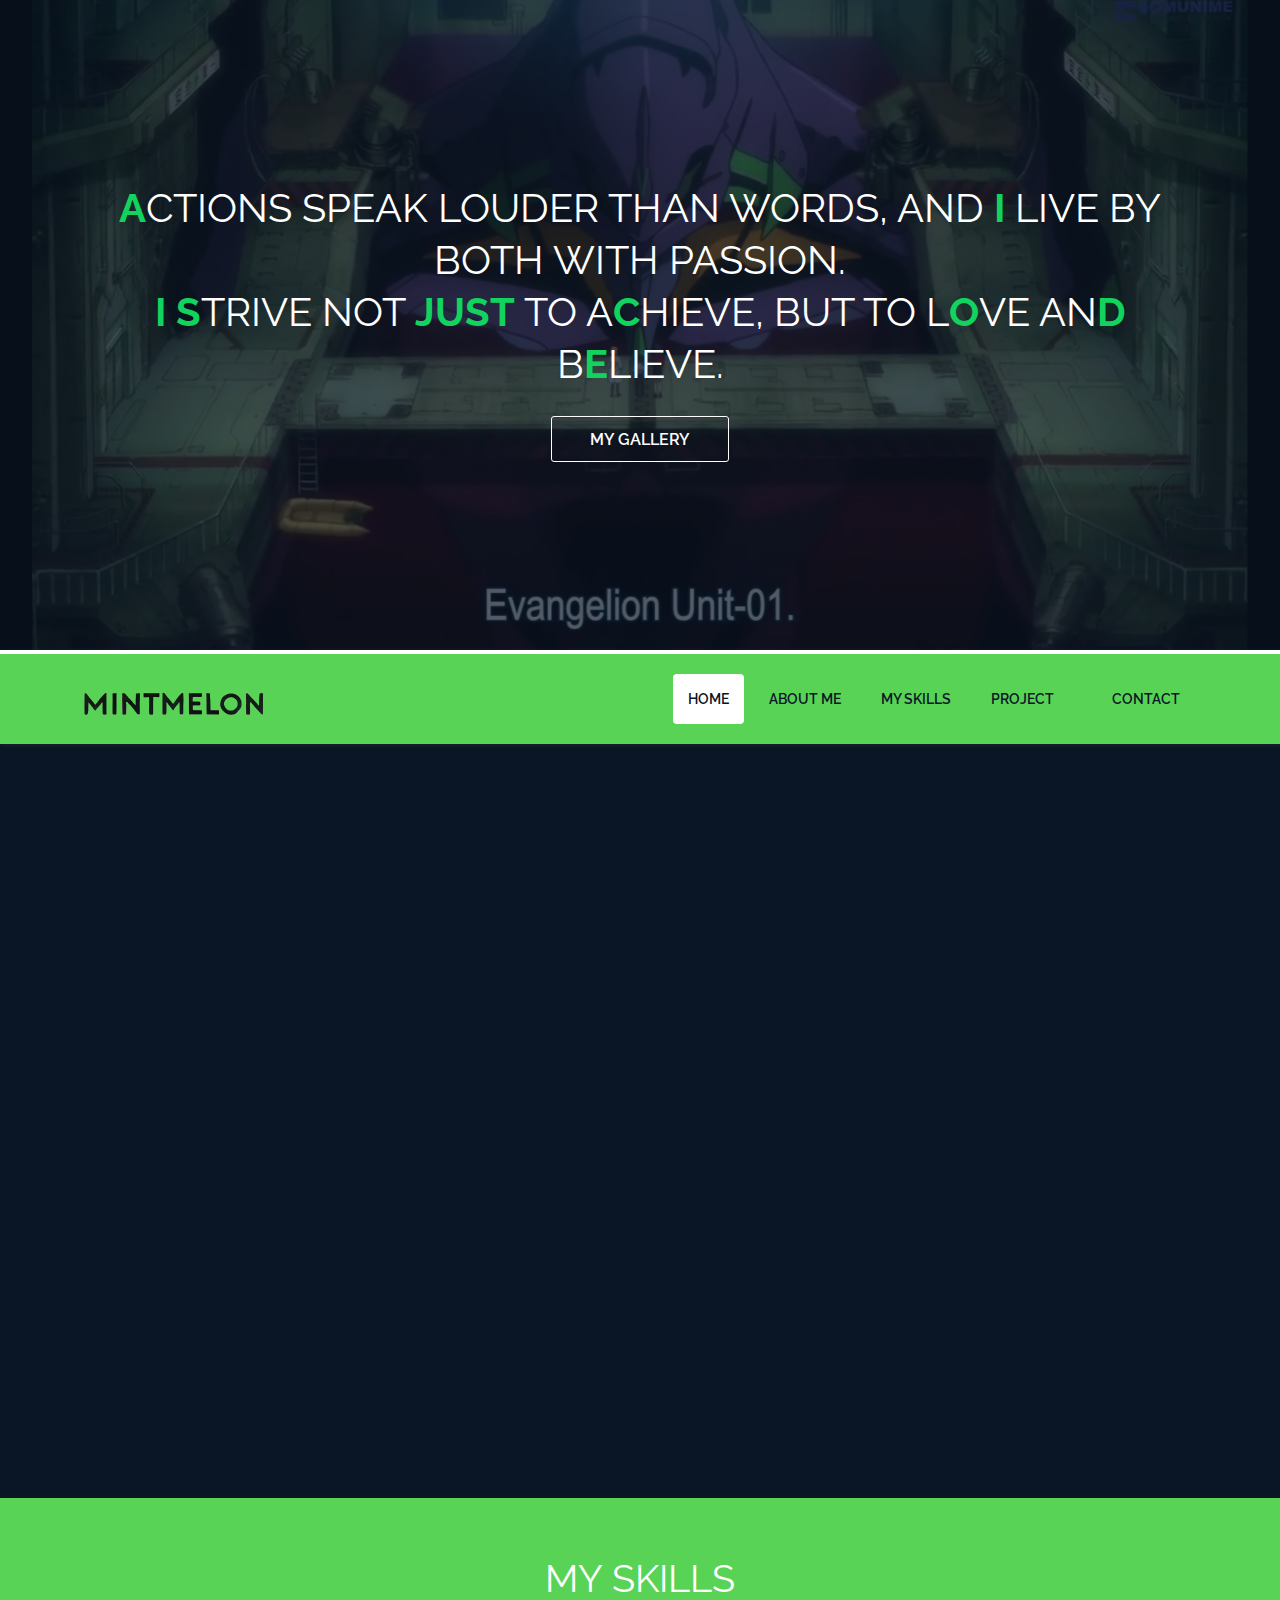
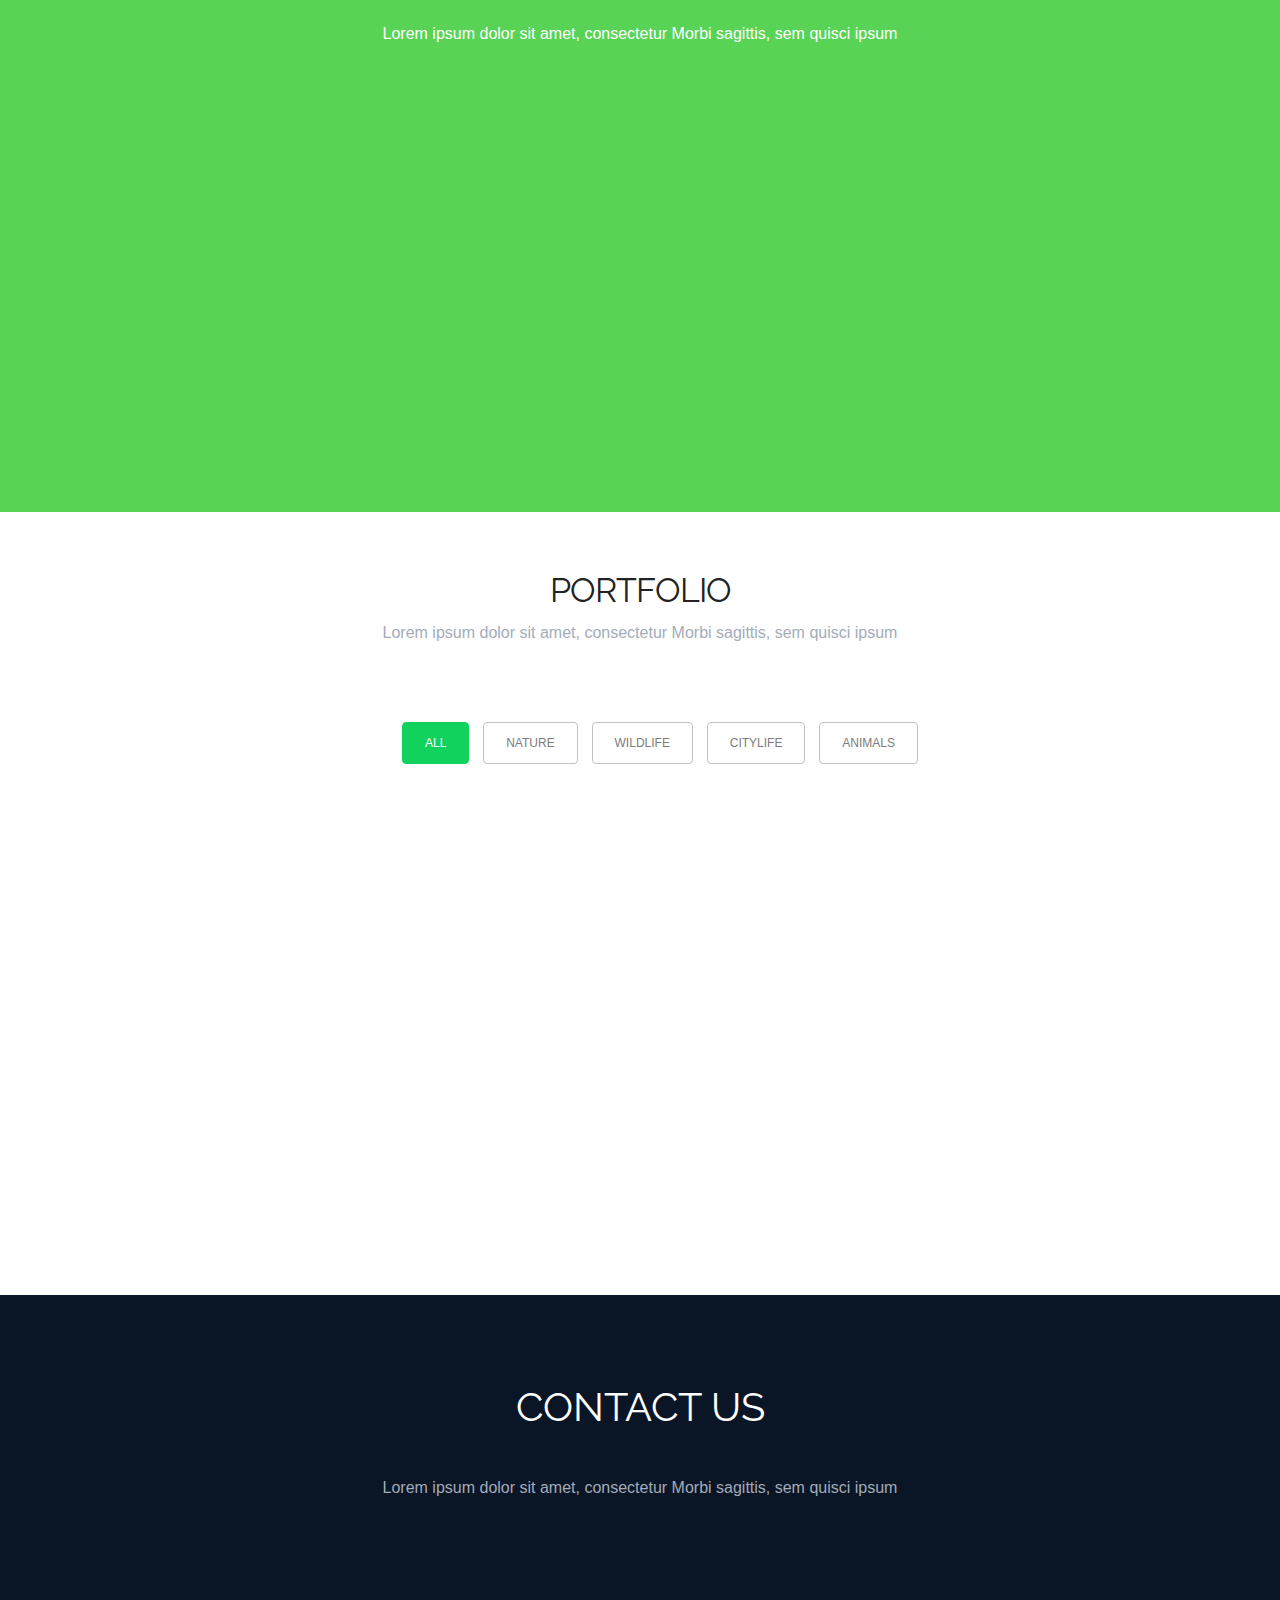
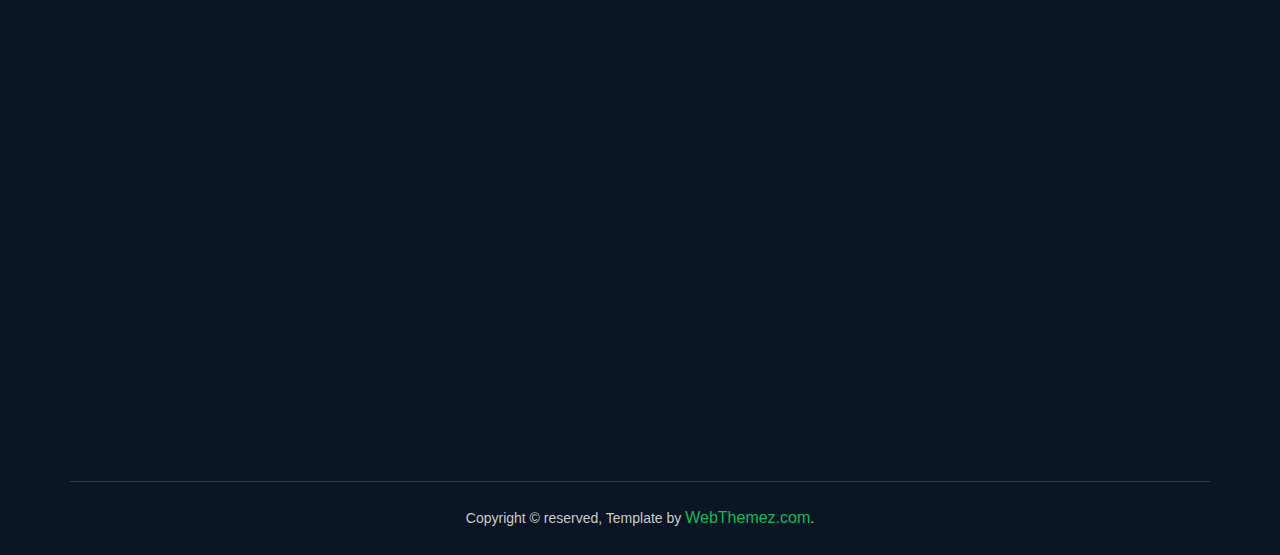
<file: iclick-photography-bootstrap-free-website-template/index.html>
<!doctype html>
<html>

<head>
  <meta charset="utf-8">
  <meta name="viewport" content="width=device-width, maximum-scale=1">
  <title>iClick Photography Bootstrap Free Website Template | Webthemez</title>
  <link rel="icon" href="favicon.png" type="image/png">
  <link href="css/bootstrap.min.css" rel="stylesheet" type="text/css">
  <link rel="stylesheet" href="js/fancybox/jquery.fancybox.css" type="text/css" media="screen" />
  <link href="css/style.css" rel="stylesheet" type="text/css">
  <link href="css/font-awesome.css" rel="stylesheet" type="text/css">
  <link href="css/animate.css" rel="stylesheet" type="text/css">

  <!--[if lt IE 9]>
    <script src="js/respond-1.1.0.min.js"></script>
    <script src="js/html5shiv.js"></script>
    <script src="js/html5element.js"></script>
<![endif]-->

</head>

<body>

  <!--Hero_Section-->
  <section id="hero_section" class="top_cont_outer">
    <div class="hero_wrapper">
      <div class="container">
        <div class="hero_section">
          <div class="row">
            <div class="col-md-12">

              <div class="top_left_cont zoomIn wow animated">
                <h2><strong>A</strong>ctions speak louder than words, and <strong>I</strong> live by both with
                  passion.<br />
                  <strong>I s</strong>trive not <strong>just</strong> to a<strong>c</strong>hieve, but to
                  l<strong>o</strong>ve an<strong>d</strong> b<strong>e</strong>lieve.
                </h2>

                <a href="#service" class="read_more2">My Gallery</a>
              </div>
            </div>
          </div>
        </div>
      </div>
    </div>
  </section>
  <!--Hero_Section-->

  <!--Header_section-->
  <header id="header_wrapper">
    <div class="container">
      <div class="header_box">
        <div class="logo"><a href="#"><img src="img/logo.png" alt="logo"></a></div>
        <nav class="navbar navbar-inverse" role="navigation">
          <div class="navbar-header">
            <button type="button" id="nav-toggle" class="navbar-toggle" data-toggle="collapse" data-target="#main-nav">
              <span class="sr-only">Toggle navigation</span> <span class="icon-bar"></span> <span
                class="icon-bar"></span> <span class="icon-bar"></span> </button>
          </div>
          <div id="main-nav" class="collapse navbar-collapse navStyle">
            <ul class="nav navbar-nav" id="mainNav">
              <li class="active"><a href="#hero_section" class="scroll-link">Home</a></li>
              <li><a href="#aboutUs" class="scroll-link">About Me</a></li>
              <li><a href="#service" class="scroll-link">My Skills</a></li>
              <li><a href="#Portfolio" class="scroll-link">Project</a></li>
              <li><a href="#contact" class="scroll-link">Contact</a></li>
            </ul>
          </div>
        </nav>
      </div>
    </div>
  </header>
  <!--Header_section-->

  <section id="aboutUs"><!--Aboutus-->
    <div class="inner_wrapper about-us aboutUs-container fadeInLeft animated wow">
      <div class="container">
        <h2>About Me</h2>
        <h6>A person who cherishes both tradition and innovation.</h6>
        <div class="inner_section">
          <div class="row">
            <div class="col-md-6"> <img class="img-responsive" src="img/about1.png" align=""> </div>
            <div class="col-md-6">
              <h3>PROFESSIONAL SUMMARY</h3>
              <p>Motivated Computing Sciences student eager to apply academic knowledge in real-world settings.
                Currently developing two projects: a web app for stock-related news analysis and a Facebook-style
                communication platform. Strong in analysis, troubleshooting, and problem-solving with a detail-oriented
                work ethic. Possesses excellent interpersonal, planning, and execution abilities, ready to contribute
                meaningful value through these experiences.</p>


              <!-- <ul class="about-us-list">
                <li class="points">Consectetur Morbi sagittis, sem quisci ipsum gravida tortor</li>
                <li class="points">Sagittis, sem quis lacinia faucibus, orci ipsum gravida </li>
                <li class="points">Ipsum dolor sit amet, consectetur Morbi sagittis, sem quisci</li>
              </ul> -->
              <!-- /.about-us-list -->

            </div>
          </div>
        </div>
      </div>
    </div>
  </section>
  <!--Aboutus-->


  <!--Service-->
  <section id="service">
    <div class="container">
      <h2>My Skills</h2>
      <h6>Lorem ipsum dolor sit amet, consectetur Morbi sagittis, sem quisci ipsum</h6>
      <div class="service_wrapper">
        <div class="row">
          <div class="col-md-3">
            <div class="service_icon delay-03s animated wow  zoomIn"> <span><i class="fa fa-tree"></i></span> </div>
            <div class="service_block">

              <h3 class="animated fadeInUp wow">Nature</h3>
              <p class="animated fadeInDown wow">Lorem Ipsum is simply dummy text of the printing and typesetting
                industry. </p>
            </div>
          </div>
          <div class="col-md-3">
            <div class="service_icon icon2  delay-03s animated wow zoomIn"> <span><i
                  class="fa fa-crosshairs"></i></span> </div>
            <div class="service_block">
              <h3 class="animated fadeInUp wow">Wild Life</h3>
              <p class="animated fadeInDown wow">Lorem Ipsum is simply dummy text of the printing and typesetting
                industry. </p>
            </div>
          </div>
          <div class="col-md-3">
            <div class="service_icon icon3  delay-03s animated wow zoomIn"> <span><i
                  class="fa fa-building-o "></i></span> </div>
            <div class="service_block">

              <h3 class="animated fadeInUp wow">City Life</h3>
              <p class="animated fadeInDown wow">Lorem Ipsum is simply dummy text of the printing and typesetting
                industry. </p>
            </div>
          </div>
          <div class="col-md-3">
            <div class="service_icon icon3  delay-03s animated wow zoomIn"> <span><i class="fa fa-twitter"></i></span>
            </div>
            <div class="service_block">

              <h3 class="animated fadeInUp wow">Animals</h3>
              <p class="animated fadeInDown wow">Lorem Ipsum is simply dummy text of the printing and typesetting
                industry. </p>
            </div>
          </div>
        </div>
      </div>
    </div>
  </section>
  <!--Service-->




  <!-- Portfolio -->
  <section id="Portfolio" class="content">

    <!-- Container -->
    <div class="container portfolio_title">

      <!-- Title -->
      <div class="section-title">
        <h2>Portfolio</h2>
        <h6>Lorem ipsum dolor sit amet, consectetur Morbi sagittis, sem quisci ipsum</h6>

      </div>
      <!--/Title -->

    </div>
    <!-- Container -->

    <div class="portfolio-top"></div>

    <!-- Portfolio Filters -->
    <div class="portfolio">

      <div id="filters" class="sixteen columns">
        <ul class="clearfix">
          <li><a id="all" href="#" data-filter="*" class="active">
              <h5>All</h5>
            </a></li>
          <li><a class="" href="#" data-filter=".nature">
              <h5>nature</h5>
            </a></li>
          <li><a class="" href="#" data-filter=".wildlife">
              <h5>wildlife</h5>
            </a></li>
          <li><a class="" href="#" data-filter=".citylife">
              <h5>citylife</h5>
            </a></li>
          <li><a class="" href="#" data-filter=".animals">
              <h5>Animals</h5>
            </a></li>
        </ul>
      </div>
      <!--/Portfolio Filters -->

      <!-- Portfolio Wrapper -->
      <div class="isotope fadeInLeft animated wow grid" style="position: relative; overflow: hidden; height: 480px;"
        id="portfolio_wrapper">
        <!-- Portfolio Item -->
        <figure
          style="position: absolute; left: 0px; top: 0px; transform: translate3d(0px, 0px, 0px) scale3d(1, 1, 1); width: 337px; opacity: 1;"
          class="portfolio-item one-four   animals isotope-item effect-oscar">

          <div class="portfolio_img">
            <img src="img/portfolio_pic1.jpg" alt="Portfolio 1">
          </div>
          <figcaption>
            <div>
              <a href="img/portfolio_pic1.jpg" class="fancybox">
                <h2>Warm <span>Oscar</span></h2>
                <p>Oscar is a decent man. He used to clean porches with pleasure.</p>
              </a>
            </div>
          </figcaption>
        </figure>
        <!--/Portfolio Item -->

        <!-- Portfolio Item-->
        <figure
          style="position: absolute; left: 0px; top: 0px; transform: translate3d(337px, 0px, 0px) scale3d(1, 1, 1); width: 337px; opacity: 1;"
          class="portfolio-item one-four  wildlife isotope-item effect-oscar">
          <div class="portfolio_img"> <img src="img/portfolio_pic2.jpg" alt="Portfolio 1"> </div>
          <figcaption>
            <div>
              <a href="img/portfolio_pic2.jpg" class="fancybox">
                <h2>Warm <span>Oscar</span></h2>
                <p>Oscar is a decent man. He used to clean porches with pleasure.</p>
              </a>
            </div>
          </figcaption>
        </figure>
        <!--/Portfolio Item -->

        <!-- Portfolio Item -->
        <figure
          style="position: absolute; left: 0px; top: 0px; transform: translate3d(674px, 0px, 0px) scale3d(1, 1, 1); width: 337px; opacity: 1;"
          class="portfolio-item one-four  wildlife  isotope-item effect-oscar">
          <div class="portfolio_img"> <img src="img/portfolio_pic3.jpg" alt="Portfolio 1"> </div>
          <figcaption>
            <div>
              <a href="img/portfolio_pic3.jpg" class="fancybox">
                <h2>Warm <span>Oscar</span></h2>
                <p>Oscar is a decent man. He used to clean porches with pleasure.</p>
              </a>
            </div>
          </figcaption>
        </figure>
        <!--/Portfolio Item-->

        <!-- Portfolio Item-->
        <figure
          style="position: absolute; left: 0px; top: 0px; transform: translate3d(1011px, 0px, 0px) scale3d(1, 1, 1); width: 337px; opacity: 1;"
          class="portfolio-item one-four  citylife  nature web isotope-item effect-oscar">
          <div class="portfolio_img"> <img src="img/portfolio_pic4.jpg" alt="Portfolio 1"> </div>
          <figcaption>
            <div>
              <a href="img/portfolio_pic4.jpg" class="fancybox">
                <h2>Warm <span>Oscar</span></h2>
                <p>Oscar is a decent man. He used to clean porches with pleasure.</p>
              </a>
            </div>
          </figcaption>
        </figure>
        <!-- Portfolio Item -->

        <!-- Portfolio Item -->
        <figure
          style="position: absolute; left: 0px; top: 0px; transform: translate3d(0px, 240px, 0px) scale3d(1, 1, 1); width: 337px; opacity: 1;"
          class="portfolio-item one-four  wildlife isotope-item effect-oscar">
          <div class="portfolio_img"> <img src="img/portfolio_pic5.jpg" alt="Portfolio 1"> </div>
          <figcaption>
            <div>
              <a href="img/portfolio_pic5.jpg" class="fancybox">
                <h2>Warm <span>Oscar</span></h2>
                <p>Oscar is a decent man. He used to clean porches with pleasure.</p>
              </a>
            </div>
          </figcaption>
        </figure>
        <!--/Portfolio Item -->

        <!-- Portfolio Item -->
        <figure
          style="position: absolute; left: 0px; top: 0px; transform: translate3d(337px, 240px, 0px) scale3d(1, 1, 1); width: 337px; opacity: 1;"
          class="portfolio-item one-four  web isotope-item effect-oscar">
          <div class="portfolio_img"> <img src="img/portfolio_pic6.jpg" alt="Portfolio 1"> </div>
          <figcaption>
            <div>
              <a href="img/portfolio_pic6.jpg" class="fancybox">
                <h2>Warm <span>Oscar</span></h2>
                <p>Oscar is a decent man. He used to clean porches with pleasure.</p>
              </a>
            </div>
          </figcaption>
        </figure>
        <!--/Portfolio Item -->

        <!-- Portfolio Item  -->
        <figure
          style="position: absolute; left: 0px; top: 0px; transform: translate3d(674px, 240px, 0px) scale3d(1, 1, 1); width: 337px; opacity: 1;"
          class="portfolio-item one-four  wildlife web isotope-item effect-oscar">
          <div class="portfolio_img"> <img src="img/portfolio_pic7.jpg" alt="Portfolio 1"> </div>
          <figcaption>
            <div>
              <a href="img/portfolio_pic7.jpg" class="fancybox">
                <h2>Warm <span>Oscar</span></h2>
                <p>Oscar is a decent man. He used to clean porches with pleasure.</p>
              </a>
            </div>
          </figcaption>
        </figure>
        <!--/Portfolio Item -->

        <!-- Portfolio Item -->
        <figure
          style="position: absolute; left: 0px; top: 0px; transform: translate3d(1011px, 240px, 0px) scale3d(1, 1, 1); width: 337px; opacity: 1;"
          class="portfolio-item one-four   citylife isotope-item effect-oscar">
          <div class="portfolio_img"> <img src="img/portfolio_pic8.jpg" alt="Portfolio 1"> </div>
          <figcaption>
            <div>
              <a href="img/portfolio_pic8.jpg" class="fancybox">
                <h2>Warm <span>Oscar</span></h2>
                <p>Oscar is a decent man. He used to clean porches with pleasure.</p>
              </a>
            </div>
          </figcaption>
        </figure>
        <!--/Portfolio Item -->

      </div>
      <!--/Portfolio Wrapper -->

    </div>
    <!--/Portfolio Filters -->

    <div class="portfolio_btm"></div>


    <div id="project_container">
      <div class="clear"></div>
      <div id="project_data"></div>
    </div>


  </section>
  <!--/Portfolio -->

  <!--Footer-->
  <footer class="footer_wrapper" id="contact">
    <div class="container">
      <section class="page_section contact" id="contact">
        <div class="contact_section">
          <h2>Contact Us</h2>
          <h6>Lorem ipsum dolor sit amet, consectetur Morbi sagittis, sem quisci ipsum</h6>

        </div>
        <div class="row">
          <div class="col-lg-4 wow fadeInLeft">
            <div class="contact_info">
              <div class="detail">
                <h4>UNIQUE Infoway</h4>
                <p>104, Some street, NewYork, USA</p>
              </div>
              <div class="detail">
                <h4>call us</h4>
                <p>+1 234 567890</p>
              </div>
              <div class="detail">
                <h4>Email us</h4>
                <p>support@sitename.com</p>
              </div>
            </div>



            <ul class="social_links">
              <li class="twitter animated bounceIn wow delay-02s"><a href="javascript:void(0)"><i
                    class="fa fa-twitter"></i></a></li>
              <li class="facebook animated bounceIn wow delay-03s"><a href="javascript:void(0)"><i
                    class="fa fa-facebook"></i></a></li>
              <li class="pinterest animated bounceIn wow delay-04s"><a href="javascript:void(0)"><i
                    class="fa fa-pinterest"></i></a></li>
              <li class="gplus animated bounceIn wow delay-05s"><a href="javascript:void(0)"><i
                    class="fa fa-google-plus"></i></a></li>
            </ul>
          </div>
          <div class="col-lg-8 wow fadeInLeft delay-06s">
            <div class="form">
              <input class="input-text" type="text" name="" value="Your Name *"
                onFocus="if(this.value==this.defaultValue)this.value='';"
                onBlur="if(this.value=='')this.value=this.defaultValue;">
              <input class="input-text" type="text" name="" value="Your E-mail *"
                onFocus="if(this.value==this.defaultValue)this.value='';"
                onBlur="if(this.value=='')this.value=this.defaultValue;">
              <textarea class="input-text text-area" cols="0" rows="0"
                onFocus="if(this.value==this.defaultValue)this.value='';"
                onBlur="if(this.value=='')this.value=this.defaultValue;">Your Message *</textarea>
              <input class="input-btn" type="submit" value="send message">
            </div>
          </div>
        </div>
      </section>
    </div>
    <div class="container">
      <div class="footer_bottom"><span>Copyright © reserved, Template by <a
            href="http://webthemez.com">WebThemez.com</a>. </span> </div>
    </div>
  </footer>

  <script type="text/javascript" src="js/jquery-1.11.0.min.js"></script>
  <script type="text/javascript" src="js/bootstrap.min.js"></script>
  <script type="text/javascript" src="js/jquery-scrolltofixed.js"></script>
  <script type="text/javascript" src="js/jquery.nav.js"></script>
  <script type="text/javascript" src="js/jquery.easing.1.3.js"></script>
  <script type="text/javascript" src="js/jquery.isotope.js"></script>
  <script src="js/fancybox/jquery.fancybox.pack.js" type="text/javascript"></script>
  <script type="text/javascript" src="js/wow.js"></script>
  <script type="text/javascript" src="js/custom.js"></script>

</body>

</html>
</file>
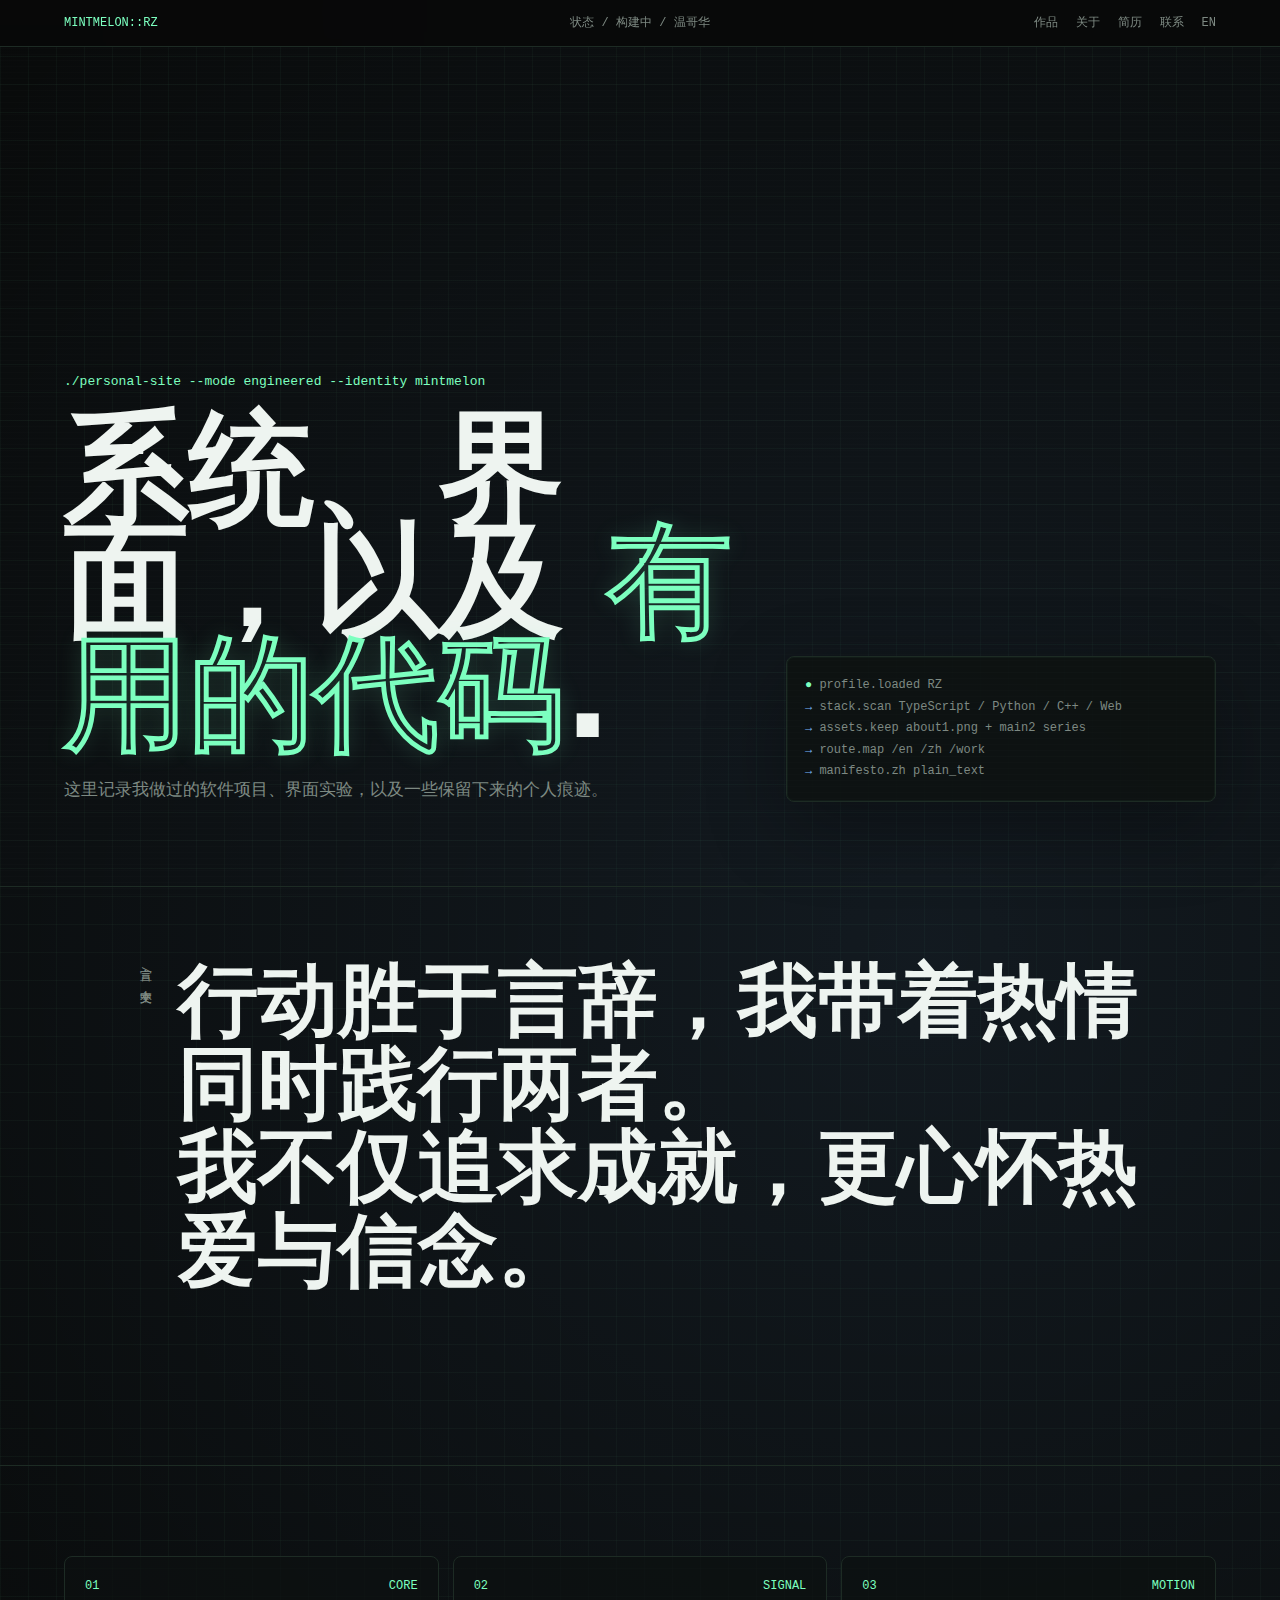
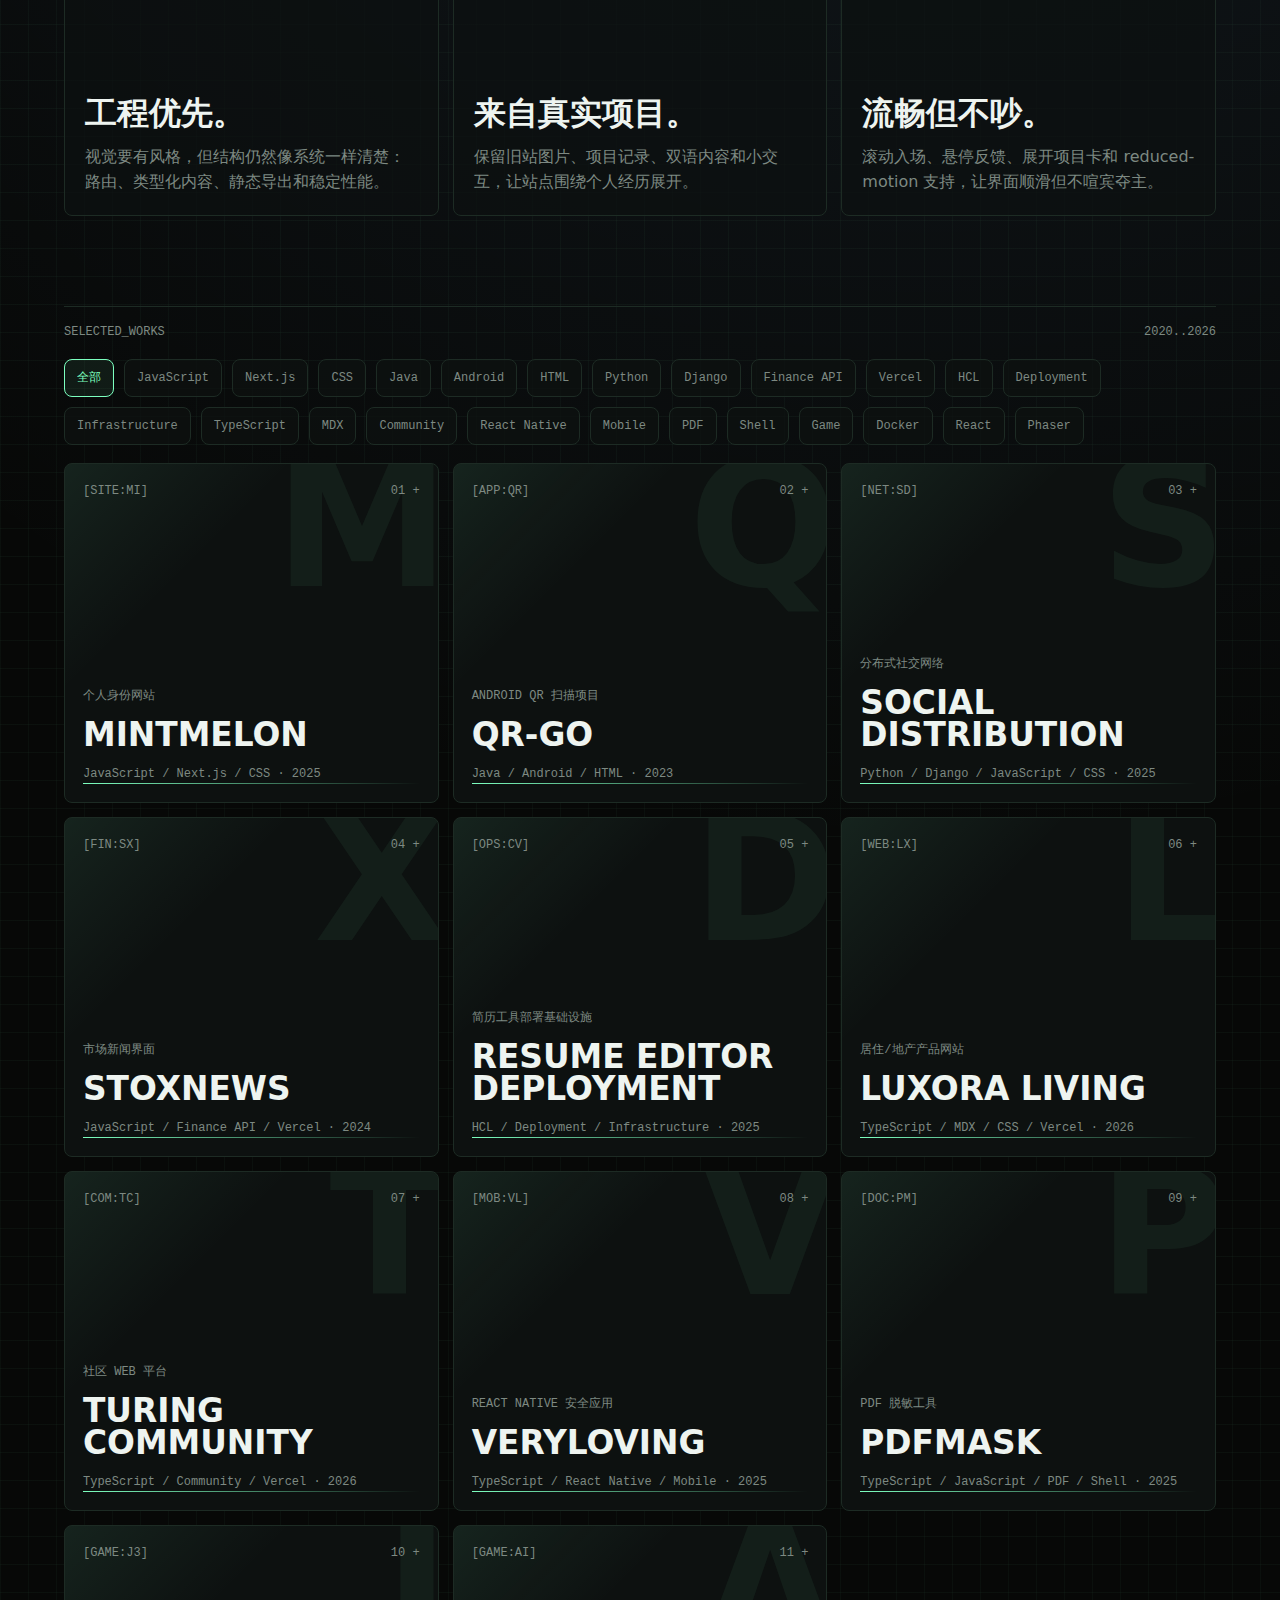
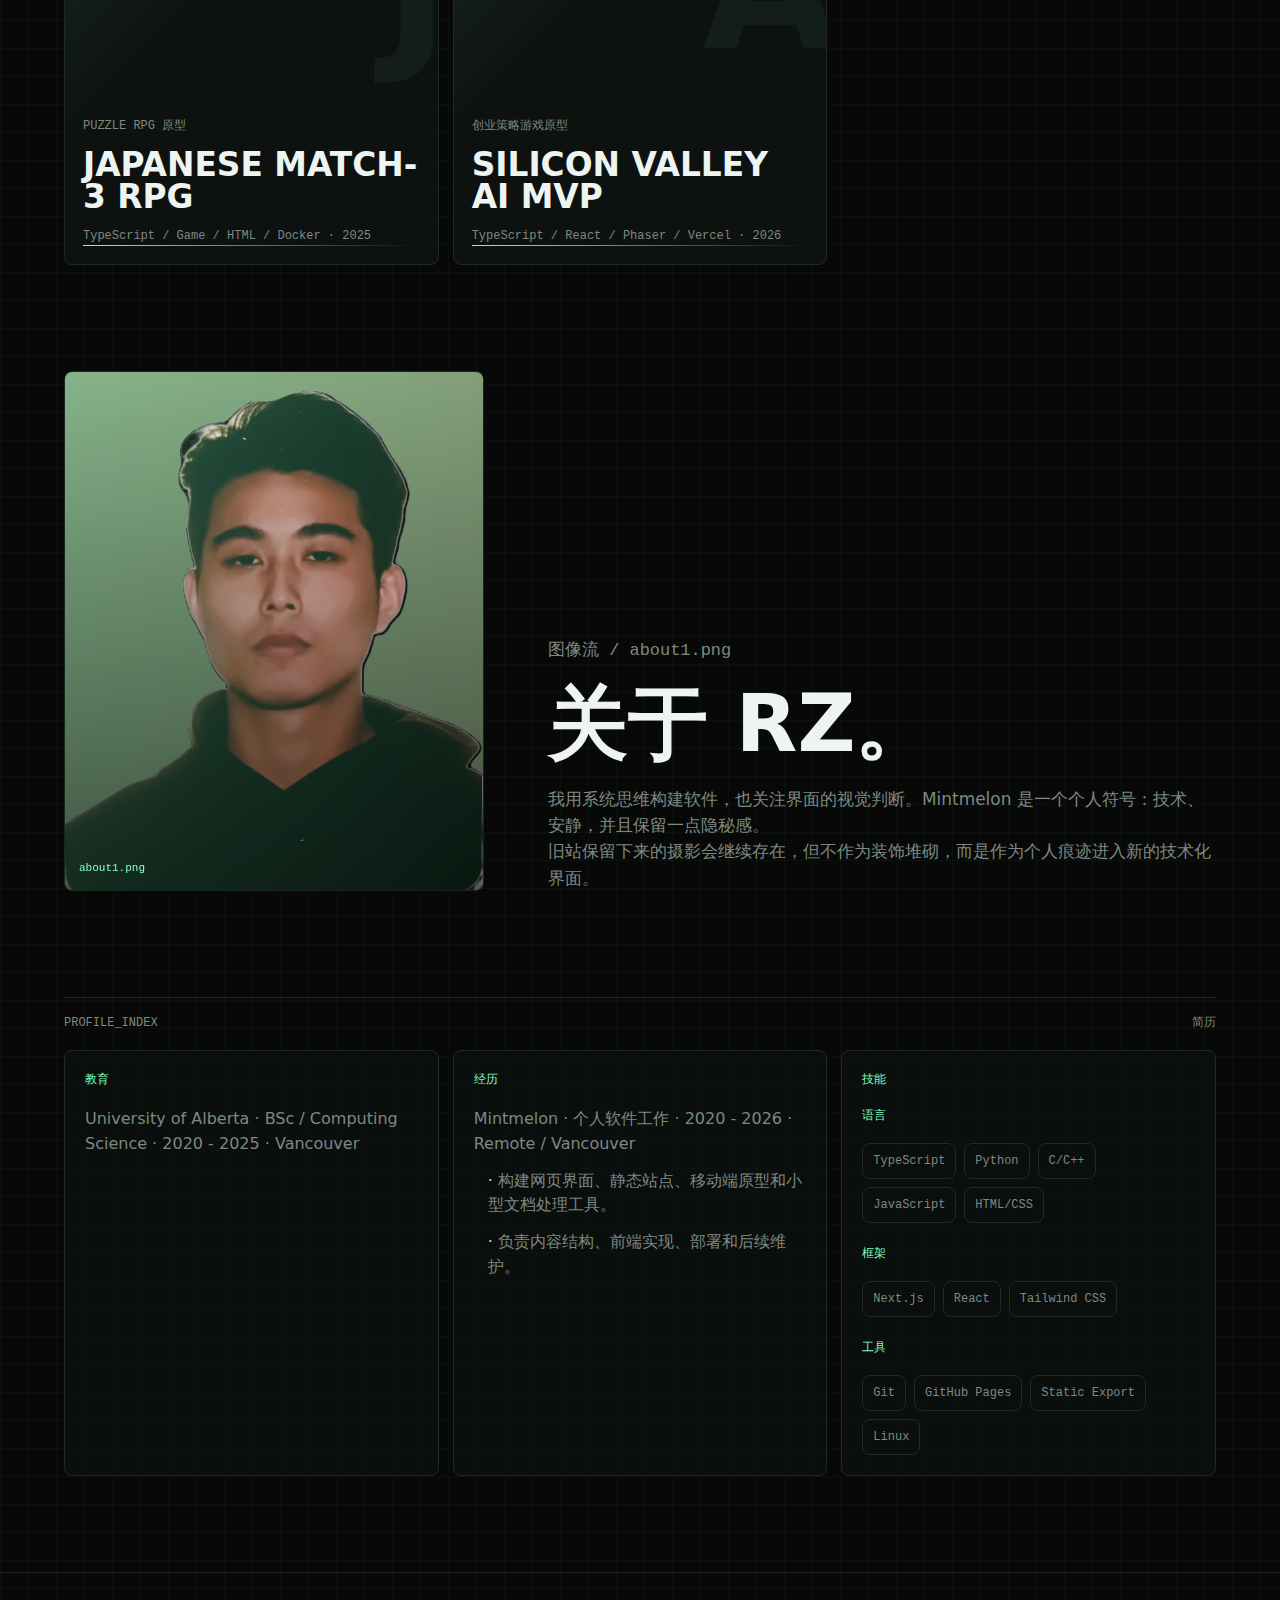
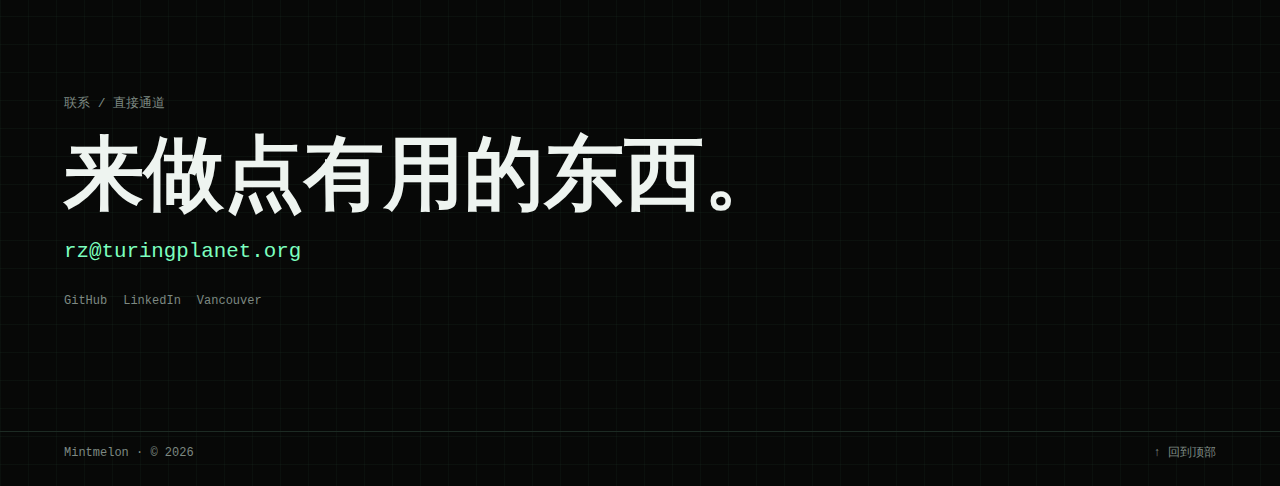
<file: zh/index.html>
<!DOCTYPE html><!--EItGnCpGIyEp0Wzx18sz7--><html lang="en"><head><meta charSet="utf-8"/><meta name="viewport" content="width=device-width, initial-scale=1"/><link rel="stylesheet" href="/_next/static/css/f8e3e80dda1e32bb.css" data-precedence="next"/><link rel="preload" as="script" fetchPriority="low" href="/_next/static/chunks/webpack-66e8e4e2bd278a10.js"/><script src="/_next/static/chunks/f1a862f6-7b085df75567be4a.js" async=""></script><script src="/_next/static/chunks/338-8380bea3806bd75a.js" async=""></script><script src="/_next/static/chunks/main-app-b78fce8502f5c188.js" async=""></script><script src="/_next/static/chunks/256-4050e800009f8158.js" async=""></script><script src="/_next/static/chunks/app/%5Blocale%5D/not-found-db198338a9db4318.js" async=""></script><script src="/_next/static/chunks/app/%5Blocale%5D/page-b3cdcbab2c13f9f8.js" async=""></script><link rel="icon" href="/favicon.png"/><script src="/_next/static/chunks/polyfills-42372ed130431b0a.js" noModule=""></script></head><body><div hidden=""><!--$--><!--/$--></div><div lang="zh" style="min-height:100dvh"><main class="site-shell" id="top"><div class="scan-layer" aria-hidden="true"></div><header class="topbar"><a class="brand" href="/zh/" aria-label="Mintmelon home">Mintmelon::RZ</a><span class="system-status">状态 / 构建中 / 温哥华</span><nav class="desktop-nav" aria-label="Primary navigation"><a href="#work">作品</a><a href="#about">关于</a><a href="#resume">简历</a><a href="#contact">联系</a><a href="/en/">EN</a></nav><details class="mobile-nav"><summary>菜单</summary><div><a href="#work">作品</a><a href="#about">关于</a><a href="#resume">简历</a><a href="#contact">联系</a><a href="/en/">EN</a></div></details></header><section class="hero-section" data-reveal="true"><div class="hero-copy"><p class="command-line">./personal-site --mode engineered --identity mintmelon</p><h1>系统、界面，以及<!-- --> <span>有用的代码</span>.</h1><p class="hero-subtitle">这里记录我做过的软件项目、界面实验，以及一些保留下来的个人痕迹。</p></div><aside class="terminal-panel" aria-label="Site system status"><p><span class="dot-ok">●</span> <!-- -->profile.loaded RZ</p><p><span class="arrow-blue">→</span> <!-- -->stack.scan TypeScript / Python / C++ / Web</p><p><span class="arrow-blue">→</span> <!-- -->assets.keep about1.png + main2 series</p><p><span class="arrow-blue">→</span> <!-- -->route.map /en /zh /work</p><p><span class="arrow-blue">→</span> <!-- -->manifesto.zh plain_text</p></aside></section><section class="manifesto-section" data-reveal="true"><div class="section-rail">宣言 / 中文文本</div><div><p class="manifesto-text"><span class="manifesto-line">行动胜于言辞，我带着热情同时践行两者。</span><span class="manifesto-line">我不仅追求成就，更心怀热爱与信念。</span></p><p class="manifesto-reveal " aria-live="polite"></p></div></section><section class="facts-grid" aria-label="Design principles"><article class="fact-card" data-reveal="true" style="--delay:0ms"><div class="fact-meta"><span>01</span><span>CORE</span></div><div><h2>工程优先。</h2><p>视觉要有风格，但结构仍然像系统一样清楚：路由、类型化内容、静态导出和稳定性能。</p></div></article><article class="fact-card" data-reveal="true" style="--delay:80ms"><div class="fact-meta"><span>02</span><span>SIGNAL</span></div><div><h2>来自真实项目。</h2><p>保留旧站图片、项目记录、双语内容和小交互，让站点围绕个人经历展开。</p></div></article><article class="fact-card" data-reveal="true" style="--delay:160ms"><div class="fact-meta"><span>03</span><span>MOTION</span></div><div><h2>流畅但不吵。</h2><p>滚动入场、悬停反馈、展开项目卡和 reduced-motion 支持，让界面顺滑但不喧宾夺主。</p></div></article></section><section id="work" class="work-section"><div class="section-heading" data-reveal="true"><span>SELECTED_WORKS</span><span>2020..2026</span></div><div class="filter-row" data-reveal="true"><button type="button" class="is-active">全部</button><button type="button" class="">JavaScript</button><button type="button" class="">Next.js</button><button type="button" class="">CSS</button><button type="button" class="">Java</button><button type="button" class="">Android</button><button type="button" class="">HTML</button><button type="button" class="">Python</button><button type="button" class="">Django</button><button type="button" class="">Finance API</button><button type="button" class="">Vercel</button><button type="button" class="">HCL</button><button type="button" class="">Deployment</button><button type="button" class="">Infrastructure</button><button type="button" class="">TypeScript</button><button type="button" class="">MDX</button><button type="button" class="">Community</button><button type="button" class="">React Native</button><button type="button" class="">Mobile</button><button type="button" class="">PDF</button><button type="button" class="">Shell</button><button type="button" class="">Game</button><button type="button" class="">Docker</button><button type="button" class="">React</button><button type="button" class="">Phaser</button></div><div class="project-grid"><article class="project-card " data-letter="M" data-reveal="true" style="--delay:0ms"><div class="project-meta"><span>[<!-- -->site:mi<!-- -->]</span><button type="button" aria-expanded="false" aria-controls="project-details-mintmelon" aria-label="查看详情: Mintmelon">01<!-- --> <!-- -->+</button></div><div><p class="project-tagline">个人身份网站</p><h3>Mintmelon</h3><p class="project-tech">JavaScript / Next.js / CSS<!-- --> · <!-- -->2025</p><div class="project-details" id="project-details-mintmelon"><div><div class="project-detail-grid"><dl><div><dt>类型</dt><dd>个人网站</dd></div><div><dt>状态</dt><dd>已上线</dd></div><div><dt>角色</dt><dd>设计、前端、内容系统</dd></div></dl><ul><li>把旧个人主页重建为双语 Next.js 静态站。</li><li>保留 Mintmelon 身份和旧图像资产，并重建内容结构。</li><li>加入技术化 manifesto 彩蛋和作品档案结构。</li></ul></div><div class="project-links"><a href="https://github.com/yongxin12/Mintmelon">代码仓库<!-- --> ↗</a><a href="https://www.mintmelon.ca/">在线演示<!-- --> ↗</a></div></div></div></div></article><article class="project-card " data-letter="Q" data-reveal="true" style="--delay:70ms"><div class="project-meta"><span>[<!-- -->app:qr<!-- -->]</span><button type="button" aria-expanded="false" aria-controls="project-details-qr-go" aria-label="查看详情: QR-GO">02<!-- --> <!-- -->+</button></div><div><p class="project-tagline">Android QR 扫描项目</p><h3>QR-GO</h3><p class="project-tech">Java / Android / HTML<!-- --> · <!-- -->2023</p><div class="project-details" id="project-details-qr-go"><div><div class="project-detail-grid"><dl><div><dt>类型</dt><dd>移动应用</dd></div><div><dt>状态</dt><dd>课程归档</dd></div><div><dt>角色</dt><dd>团队贡献者</dd></div></dl><ul><li>在团队协作中实现课程规模的 Android 应用。</li><li>围绕 QR-code 用户交互和移动端数据流进行开发。</li><li>在学期项目约束下平衡 UI 行为、持久化和协作工程。</li></ul></div><div class="project-links"><a href="https://github.com/CMPUT301W23T20/QR-GO">代码仓库<!-- --> ↗</a></div></div></div></div></article><article class="project-card " data-letter="S" data-reveal="true" style="--delay:140ms"><div class="project-meta"><span>[<!-- -->net:sd<!-- -->]</span><button type="button" aria-expanded="false" aria-controls="project-details-social-distribution-webapp" aria-label="查看详情: Social Distribution">03<!-- --> <!-- -->+</button></div><div><p class="project-tagline">分布式社交网络</p><h3>Social Distribution</h3><p class="project-tech">Python / Django / JavaScript / CSS<!-- --> · <!-- -->2025</p><div class="project-details" id="project-details-social-distribution-webapp"><div><div class="project-detail-grid"><dl><div><dt>类型</dt><dd>全栈 Web 应用</dd></div><div><dt>状态</dt><dd>课程项目</dd></div><div><dt>角色</dt><dd>前后端贡献者</dd></div></dl><ul><li>构建 author、post、following feed、signup、login 等 RESTful 接口。</li><li>处理 Django model、migration、mock data 和前后端 API 集成。</li><li>实现 following、friends、public、unlisted、friend-only posts 等社交图谱行为。</li></ul></div><div class="project-links"><a href="https://github.com/yongxin12/Social-Distribution-Webapp">代码仓库<!-- --> ↗</a></div></div></div></div></article><article class="project-card " data-letter="X" data-reveal="true" style="--delay:210ms"><div class="project-meta"><span>[<!-- -->fin:sx<!-- -->]</span><button type="button" aria-expanded="false" aria-controls="project-details-stoxnews" aria-label="查看详情: StoxNews">04<!-- --> <!-- -->+</button></div><div><p class="project-tagline">市场新闻界面</p><h3>StoxNews</h3><p class="project-tech">JavaScript / Finance API / Vercel<!-- --> · <!-- -->2024</p><div class="project-details" id="project-details-stoxnews"><div><div class="project-detail-grid"><dl><div><dt>类型</dt><dd>金融 Web 应用</dd></div><div><dt>状态</dt><dd>在线 Demo</dd></div><div><dt>角色</dt><dd>前端与部署</dd></div></dl><ul><li>构建股票相关新闻和市场上下文浏览界面。</li><li>通过 Vercel 发布公开 demo。</li><li>界面目标是快速扫描标题，而不是堆叠密集图表。</li></ul></div><div class="project-links"><a href="https://github.com/yongxin12/StoxNews">代码仓库<!-- --> ↗</a><a href="https://stox-news.vercel.app">在线演示<!-- --> ↗</a></div></div></div></div></article><article class="project-card " data-letter="D" data-reveal="true" style="--delay:280ms"><div class="project-meta"><span>[<!-- -->ops:cv<!-- -->]</span><button type="button" aria-expanded="false" aria-controls="project-details-resume-editor-deployment" aria-label="查看详情: Resume Editor Deployment">05<!-- --> <!-- -->+</button></div><div><p class="project-tagline">简历工具部署基础设施</p><h3>Resume Editor Deployment</h3><p class="project-tech">HCL / Deployment / Infrastructure<!-- --> · <!-- -->2025</p><div class="project-details" id="project-details-resume-editor-deployment"><div><div class="project-detail-grid"><dl><div><dt>类型</dt><dd>基础设施</dd></div><div><dt>状态</dt><dd>部署仓库</dd></div><div><dt>角色</dt><dd>基础设施与发布配置</dd></div></dl><ul><li>把部署关注点从应用代码中拆出，使简历工具可以稳定运行。</li><li>用基础设施配置明确环境设置。</li><li>记录发布边界，方便后续审查环境变更。</li></ul></div><div class="project-links"><a href="https://github.com/yongxin12/Resume-Editor-Deployment">代码仓库<!-- --> ↗</a><a href="https://resume.mintmelon.ca">在线演示<!-- --> ↗</a></div></div></div></div></article><article class="project-card " data-letter="L" data-reveal="true" style="--delay:350ms"><div class="project-meta"><span>[<!-- -->web:lx<!-- -->]</span><button type="button" aria-expanded="false" aria-controls="project-details-luxoraliving" aria-label="查看详情: Luxora Living">06<!-- --> <!-- -->+</button></div><div><p class="project-tagline">居住/地产产品网站</p><h3>Luxora Living</h3><p class="project-tech">TypeScript / MDX / CSS / Vercel<!-- --> · <!-- -->2026</p><div class="project-details" id="project-details-luxoraliving"><div><div class="project-detail-grid"><dl><div><dt>类型</dt><dd>产品网站</dd></div><div><dt>状态</dt><dd>在线 Demo</dd></div><div><dt>角色</dt><dd>前端实现</dd></div></dl><ul><li>构建围绕 co-living、公寓和学生住房路径的房源发现区块。</li><li>使用 TypeScript 和 MDX 内容结构维护页面文案。</li><li>发布公开 Vercel 版本用于评审和迭代。</li></ul></div><div class="project-links"><a href="https://github.com/yongxin12/luxoraliving">代码仓库<!-- --> ↗</a><a href="https://luxoraliving.mintmelon.ca">在线演示<!-- --> ↗</a></div></div></div></div></article><article class="project-card " data-letter="T" data-reveal="true" style="--delay:420ms"><div class="project-meta"><span>[<!-- -->com:tc<!-- -->]</span><button type="button" aria-expanded="false" aria-controls="project-details-turing-community" aria-label="查看详情: Turing Community">07<!-- --> <!-- -->+</button></div><div><p class="project-tagline">社区 Web 平台</p><h3>Turing Community</h3><p class="project-tech">TypeScript / Community / Vercel<!-- --> · <!-- -->2026</p><div class="project-details" id="project-details-turing-community"><div><div class="project-detail-grid"><dl><div><dt>类型</dt><dd>社区平台</dd></div><div><dt>状态</dt><dd>在线 Demo</dd></div><div><dt>角色</dt><dd>前端实现</dd></div></dl><ul><li>为社区页面和公共导航构建 TypeScript Web 界面。</li><li>组织项目、上下文和联系路径，方便新访客快速找到信息。</li><li>部署公开 Vercel 版本用于评审和迭代。</li></ul></div><div class="project-links"><a href="https://github.com/yongxin12/turing-community">代码仓库<!-- --> ↗</a><a href="https://turing-community.mintmelon.ca">在线演示<!-- --> ↗</a></div></div></div></div></article><article class="project-card " data-letter="V" data-reveal="true" style="--delay:490ms"><div class="project-meta"><span>[<!-- -->mob:vl<!-- -->]</span><button type="button" aria-expanded="false" aria-controls="project-details-veryloving-react-native" aria-label="查看详情: VeryLoving">08<!-- --> <!-- -->+</button></div><div><p class="project-tagline">React Native 安全应用</p><h3>VeryLoving</h3><p class="project-tech">TypeScript / React Native / Mobile<!-- --> · <!-- -->2025</p><div class="project-details" id="project-details-veryloving-react-native"><div><div class="project-detail-grid"><dl><div><dt>类型</dt><dd>移动安全应用</dd></div><div><dt>状态</dt><dd>进行中</dd></div><div><dt>角色</dt><dd>移动端实现</dd></div></dl><ul><li>构建安全导向移动流程的 React Native 代码库。</li><li>使用 TypeScript 维护 screens、navigation 和应用状态。</li><li>围绕手机上的快速访问流程设计核心路径。</li></ul></div><div class="project-links"><a href="https://github.com/yongxin12/veryloving-react-native">代码仓库<!-- --> ↗</a></div></div></div></div></article><article class="project-card " data-letter="P" data-reveal="true" style="--delay:560ms"><div class="project-meta"><span>[<!-- -->doc:pm<!-- -->]</span><button type="button" aria-expanded="false" aria-controls="project-details-pdfmask" aria-label="查看详情: PDFMask">09<!-- --> <!-- -->+</button></div><div><p class="project-tagline">PDF 脱敏工具</p><h3>PDFMask</h3><p class="project-tech">TypeScript / JavaScript / PDF / Shell<!-- --> · <!-- -->2025</p><div class="project-details" id="project-details-pdfmask"><div><div class="project-detail-grid"><dl><div><dt>类型</dt><dd>文档工具</dd></div><div><dt>状态</dt><dd>实用工具</dd></div><div><dt>角色</dt><dd>工具设计与实现</dd></div></dl><ul><li>构建聚焦 PDF 遮罩流程的工具。</li><li>项目定位为文档处理工具，而不是泛用编辑器。</li><li>包含脚本和支持文件，便于本地重复使用。</li></ul></div><div class="project-links"><a href="https://github.com/yongxin12/PDFMask">代码仓库<!-- --> ↗</a><a href="https://www.pdfmask.cn">在线演示<!-- --> ↗</a></div></div></div></div></article><article class="project-card " data-letter="J" data-reveal="true" style="--delay:630ms"><div class="project-meta"><span>[<!-- -->game:j3<!-- -->]</span><button type="button" aria-expanded="false" aria-controls="project-details-japanese-match-3-rpg" aria-label="查看详情: Japanese Match-3 RPG">10<!-- --> <!-- -->+</button></div><div><p class="project-tagline">Puzzle RPG 原型</p><h3>Japanese Match-3 RPG</h3><p class="project-tech">TypeScript / Game / HTML / Docker<!-- --> · <!-- -->2025</p><div class="project-details" id="project-details-japanese-match-3-rpg"><div><div class="project-detail-grid"><dl><div><dt>类型</dt><dd>游戏原型</dd></div><div><dt>状态</dt><dd>Prototype</dd></div><div><dt>角色</dt><dd>游戏实现</dd></div></dl><ul><li>用 TypeScript 实现面向浏览器的 match-3 RPG 原型。</li><li>探索 puzzle 机制、成长系统和日式呈现之间的结合。</li><li>保留 Web 资源和 Docker 相关设置，便于部署。</li></ul></div><div class="project-links"><a href="https://github.com/yongxin12/Japanese-Match-3-RPG">代码仓库<!-- --> ↗</a><a href="https://msk.mintmelon.ca">在线演示<!-- --> ↗</a></div></div></div></div></article><article class="project-card " data-letter="A" data-reveal="true" style="--delay:700ms"><div class="project-meta"><span>[<!-- -->game:ai<!-- -->]</span><button type="button" aria-expanded="false" aria-controls="project-details-silicon-valley-ai-mvp" aria-label="查看详情: Silicon Valley AI MVP">11<!-- --> <!-- -->+</button></div><div><p class="project-tagline">创业策略游戏原型</p><h3>Silicon Valley AI MVP</h3><p class="project-tech">TypeScript / React / Phaser / Vercel<!-- --> · <!-- -->2026</p><div class="project-details" id="project-details-silicon-valley-ai-mvp"><div><div class="project-detail-grid"><dl><div><dt>类型</dt><dd>浏览器游戏 MVP</dd></div><div><dt>状态</dt><dd>在线 Demo</dd></div><div><dt>角色</dt><dd>游戏实现与部署</dd></div></dl><ul><li>用 React 和 Phaser 构建可导航的浏览器游戏体验。</li><li>实现围绕合同、战斗和维护结果展开的阶段式玩法。</li><li>部署到 Vercel，便于公开试玩和迭代。</li></ul></div><div class="project-links"><a href="https://github.com/yongxin12/silicon-valley-ai-mvp">代码仓库<!-- --> ↗</a><a href="https://silicon-valley-ai-mvp.vercel.app/hub">在线演示<!-- --> ↗</a></div></div></div></div></article></div></section><section id="about" class="about-section" data-reveal="true"><div class="portrait-frame" aria-label="Portrait from retained site assets"></div><div><p class="command-line">图像流 / about1.png</p><h2>关于 RZ。</h2><p>我用系统思维构建软件，也关注界面的视觉判断。Mintmelon 是一个个人符号：技术、安静，并且保留一点隐秘感。</p><p>旧站保留下来的摄影会继续存在，但不作为装饰堆砌，而是作为个人痕迹进入新的技术化界面。</p></div></section><section id="resume" class="resume-section" data-reveal="true"><div class="section-heading"><span>PROFILE_INDEX</span><span>简历</span></div><div class="resume-grid"><article class="resume-column"><h3>教育</h3><p>University of Alberta<!-- --> · <!-- -->BSc<!-- --> / <!-- -->Computing Science<!-- --> · <!-- -->2020 - 2025<!-- --> · <!-- -->Vancouver</p></article><article class="resume-column"><h3>经历</h3><div><p>Mintmelon<!-- --> · <!-- -->个人软件工作<!-- --> · <!-- -->2020 - 2026<!-- --> · <!-- -->Remote / Vancouver</p><p class="resume-bullet">构建网页界面、静态站点、移动端原型和小型文档处理工具。</p><p class="resume-bullet">负责内容结构、前端实现、部署和后续维护。</p></div></article><article class="resume-column"><h3>技能</h3><div class="skill-set"><h4>语言</h4><div><span>TypeScript</span><span>Python</span><span>C/C++</span><span>JavaScript</span><span>HTML/CSS</span></div></div><div class="skill-set"><h4>框架</h4><div><span>Next.js</span><span>React</span><span>Tailwind CSS</span></div></div><div class="skill-set"><h4>工具</h4><div><span>Git</span><span>GitHub Pages</span><span>Static Export</span><span>Linux</span></div></div></article></div></section><section id="contact" class="contact-section" data-reveal="true"><p class="command-line">联系 / 直接通道</p><h2>来做点有用的东西。</h2><a class="email-link" href="mailto:rz@turingplanet.org">rz@turingplanet.org</a><div class="social-row"><a href="https://github.com/rexzheng">GitHub</a><a href="https://www.linkedin.com/">LinkedIn</a><span>Vancouver</span></div></section><footer class="footer"><span>Mintmelon · © 2026</span><a href="#top">↑ <!-- -->回到顶部</a></footer></main><!--$--><!--/$--></div><script src="/_next/static/chunks/webpack-66e8e4e2bd278a10.js" id="_R_" async=""></script><script>(self.__next_f=self.__next_f||[]).push([0])</script><script>self.__next_f.push([1,"1:\"$Sreact.fragment\"\n2:I[1181,[],\"\"]\n3:I[7305,[],\"\"]\n4:I[4256,[\"256\",\"static/chunks/256-4050e800009f8158.js\",\"224\",\"static/chunks/app/%5Blocale%5D/not-found-db198338a9db4318.js\"],\"\"]\n7:I[3424,[],\"OutletBoundary\"]\n9:I[7001,[],\"AsyncMetadataOutlet\"]\nb:I[3424,[],\"ViewportBoundary\"]\nd:I[3424,[],\"MetadataBoundary\"]\ne:\"$Sreact.suspense\"\n10:I[2223,[],\"\"]\n:HL[\"/_next/static/css/f8e3e80dda1e32bb.css\",\"style\"]\n"])</script><script>self.__next_f.push([1,"0:{\"P\":null,\"b\":\"EItGnCpGIyEp0Wzx18sz7\",\"p\":\"\",\"c\":[\"\",\"zh\",\"\"],\"i\":false,\"f\":[[[\"\",{\"children\":[[\"locale\",\"zh\",\"d\"],{\"children\":[\"__PAGE__\",{}]}]},\"$undefined\",\"$undefined\",true],[\"\",[\"$\",\"$1\",\"c\",{\"children\":[[[\"$\",\"link\",\"0\",{\"rel\":\"stylesheet\",\"href\":\"/_next/static/css/f8e3e80dda1e32bb.css\",\"precedence\":\"next\",\"crossOrigin\":\"$undefined\",\"nonce\":\"$undefined\"}]],[\"$\",\"html\",null,{\"lang\":\"en\",\"children\":[\"$\",\"body\",null,{\"children\":[\"$\",\"$L2\",null,{\"parallelRouterKey\":\"children\",\"error\":\"$undefined\",\"errorStyles\":\"$undefined\",\"errorScripts\":\"$undefined\",\"template\":[\"$\",\"$L3\",null,{}],\"templateStyles\":\"$undefined\",\"templateScripts\":\"$undefined\",\"notFound\":[[\"$\",\"main\",null,{\"style\":{\"padding\":\"4rem 1rem\",\"fontFamily\":\"system-ui, sans-serif\"},\"children\":[[\"$\",\"h1\",null,{\"children\":\"404\"}],[\"$\",\"p\",null,{\"children\":\"This page doesn't exist.\"}],[\"$\",\"p\",null,{\"children\":[\"$\",\"$L4\",null,{\"href\":\"/en/\",\"children\":\"Go to Mintmelon →\"}]}]]}],[]],\"forbidden\":\"$undefined\",\"unauthorized\":\"$undefined\"}]}]}]]}],{\"children\":[[\"locale\",\"zh\",\"d\"],[\"$\",\"$1\",\"c\",{\"children\":[null,\"$L5\"]}],{\"children\":[\"__PAGE__\",[\"$\",\"$1\",\"c\",{\"children\":[\"$L6\",null,[\"$\",\"$L7\",null,{\"children\":[\"$L8\",[\"$\",\"$L9\",null,{\"promise\":\"$@a\"}]]}]]}],{},null,false]},null,false]},null,false],[\"$\",\"$1\",\"h\",{\"children\":[null,[[\"$\",\"$Lb\",null,{\"children\":\"$Lc\"}],null],[\"$\",\"$Ld\",null,{\"children\":[\"$\",\"div\",null,{\"hidden\":true,\"children\":[\"$\",\"$e\",null,{\"fallback\":null,\"children\":\"$Lf\"}]}]}]]}],false]],\"m\":\"$undefined\",\"G\":[\"$10\",[]],\"s\":false,\"S\":true}\n"])</script><script>self.__next_f.push([1,"11:I[8848,[\"465\",\"static/chunks/app/%5Blocale%5D/page-b3cdcbab2c13f9f8.js\"],\"HomePage\"]\n"])</script><script>self.__next_f.push([1,"5:[\"$\",\"div\",null,{\"lang\":\"zh\",\"style\":{\"minHeight\":\"100dvh\"},\"children\":[\"$\",\"$L2\",null,{\"parallelRouterKey\":\"children\",\"error\":\"$undefined\",\"errorStyles\":\"$undefined\",\"errorScripts\":\"$undefined\",\"template\":[\"$\",\"$L3\",null,{}],\"templateStyles\":\"$undefined\",\"templateScripts\":\"$undefined\",\"notFound\":[[\"$\",\"main\",null,{\"style\":{\"padding\":\"4rem 1rem\",\"fontFamily\":\"system-ui, sans-serif\"},\"children\":[[\"$\",\"h1\",null,{\"style\":{\"fontSize\":\"6rem\",\"margin\":0},\"children\":\"404\"}],[\"$\",\"p\",null,{\"children\":\"This page doesn't exist (or moved into the history).\"}],[\"$\",\"p\",null,{\"children\":[\"$\",\"$L4\",null,{\"href\":\"/en/\",\"children\":\"← Back to home\"}]}]]}],[]],\"forbidden\":\"$undefined\",\"unauthorized\":\"$undefined\"}]}]\n"])</script><script>self.__next_f.push([1,"6:[\"$\",\"$L11\",null,{\"locale\":\"zh\",\"site\":{\"brand\":\"Mintmelon\",\"locale\":\"zh\",\"nav\":{\"work\":\"作品\",\"about\":\"关于\",\"resume\":\"简历\",\"contact\":\"联系\"},\"hero\":{\"command\":\"./personal-site --mode engineered --identity mintmelon\",\"title\":\"系统、界面，以及\",\"accent\":\"有用的代码\",\"subtitle\":\"这里记录我做过的软件项目、界面实验，以及一些保留下来的个人痕迹。\",\"terminal\":[\"profile.loaded RZ\",\"stack.scan TypeScript / Python / C++ / Web\",\"assets.keep about1.png + main2 series\",\"route.map /en /zh /work\",\"manifesto.zh plain_text\"]},\"manifesto\":{\"mode\":\"plain\",\"text\":\"行动胜于言辞，我带着热情同时践行两者。\\n我不仅追求成就，更心怀热爱与信念。\"},\"facts\":[{\"code\":\"01\",\"label\":\"CORE\",\"title\":\"工程优先。\",\"body\":\"视觉要有风格，但结构仍然像系统一样清楚：路由、类型化内容、静态导出和稳定性能。\"},{\"code\":\"02\",\"label\":\"SIGNAL\",\"title\":\"来自真实项目。\",\"body\":\"保留旧站图片、项目记录、双语内容和小交互，让站点围绕个人经历展开。\"},{\"code\":\"03\",\"label\":\"MOTION\",\"title\":\"流畅但不吵。\",\"body\":\"滚动入场、悬停反馈、展开项目卡和 reduced-motion 支持，让界面顺滑但不喧宾夺主。\"}],\"about\":{\"title\":\"关于 RZ。\",\"body\":[\"我用系统思维构建软件，也关注界面的视觉判断。Mintmelon 是一个个人符号：技术、安静，并且保留一点隐秘感。\",\"旧站保留下来的摄影会继续存在，但不作为装饰堆砌，而是作为个人痕迹进入新的技术化界面。\"]},\"work\":{\"eyebrow\":\"SELECTED_WORKS\",\"range\":\"2020..2026\",\"all\":\"全部\"},\"resume\":{\"eyebrow\":\"PROFILE_INDEX\",\"title\":\"简历\"},\"contact\":{\"title\":\"来做点有用的东西。\",\"email\":\"rz@turingplanet.org\",\"location\":\"Vancouver\",\"github\":\"https://github.com/rexzheng\",\"linkedin\":\"https://www.linkedin.com/\"},\"ui\":{\"menu\":\"菜单\",\"systemStatus\":\"状态 / 构建中 / 温哥华\",\"manifestoRail\":\"宣言 / 中文文本\",\"aboutImageLabel\":\"图像流 / about1.png\",\"contactRail\":\"联系 / 直接通道\",\"project\":{\"type\":\"类型\",\"status\":\"状态\",\"role\":\"角色\",\"repository\":\"代码仓库\",\"liveDemo\":\"在线演示\",\"openDetails\":\"查看详情\",\"closeDetails\":\"收起详情\"},\"resume\":{\"education\":\"教育\",\"experience\":\"经历\",\"skills\":\"技能\",\"languages\":\"语言\",\"frameworks\":\"框架\",\"tools\":\"工具\"},\"footer\":{\"backToTop\":\"回到顶部\"}}},\"projects\":[{\"slug\":\"mintmelon\",\"order\":1,\"code\":\"01\",\"phonetic\":\"site:mi\",\"title\":\"Mintmelon\",\"tagline\":\"个人身份网站\",\"summary\":\"你正在看的这个站点：双语、静态导出、技术化视觉语言，并保留旧站身份资产。\",\"kind\":\"个人网站\",\"status\":\"已上线\",\"role\":\"设计、前端、内容系统\",\"details\":[\"把旧个人主页重建为双语 Next.js 静态站。\",\"保留 Mintmelon 身份和旧图像资产，并重建内容结构。\",\"加入技术化 manifesto 彩蛋和作品档案结构。\"],\"letter\":\"M\",\"featured\":true,\"repo\":\"https://github.com/yongxin12/Mintmelon\",\"demo\":\"https://www.mintmelon.ca/\",\"tech\":[\"JavaScript\",\"Next.js\",\"CSS\"],\"year\":\"2025\"},{\"slug\":\"qr-go\",\"order\":2,\"code\":\"02\",\"phonetic\":\"app:qr\",\"title\":\"QR-GO\",\"tagline\":\"Android QR 扫描项目\",\"summary\":\"CMPUT 301 团队 Android 项目，围绕 QR-code 交互、移动 UI 和 Java 应用结构展开。\",\"kind\":\"移动应用\",\"status\":\"课程归档\",\"role\":\"团队贡献者\",\"details\":[\"在团队协作中实现课程规模的 Android 应用。\",\"围绕 QR-code 用户交互和移动端数据流进行开发。\",\"在学期项目约束下平衡 UI 行为、持久化和协作工程。\"],\"letter\":\"Q\",\"featured\":true,\"repo\":\"https://github.com/CMPUT301W23T20/QR-GO\",\"tech\":[\"Java\",\"Android\",\"HTML\"],\"year\":\"2023\"},{\"slug\":\"social-distribution-webapp\",\"order\":3,\"code\":\"03\",\"phonetic\":\"net:sd\",\"title\":\"Social Distribution\",\"tagline\":\"分布式社交网络\",\"summary\":\"Django 后端 API + 前端的分布式社交网络，包含作者、帖子、关注关系和权限可见性。\",\"kind\":\"全栈 Web 应用\",\"status\":\"课程项目\",\"role\":\"前后端贡献者\",\"details\":[\"构建 author、post、following feed、signup、login 等 RESTful 接口。\",\"处理 Django model、migration、mock data 和前后端 API 集成。\",\"实现 following、friends、public、unlisted、friend-only posts 等社交图谱行为。\"],\"letter\":\"S\",\"featured\":true,\"repo\":\"https://github.com/yongxin12/Social-Distribution-Webapp\",\"tech\":[\"Python\",\"Django\",\"JavaScript\",\"CSS\"],\"year\":\"2025\"},{\"slug\":\"stoxnews\",\"order\":4,\"code\":\"04\",\"phonetic\":\"fin:sx\",\"title\":\"StoxNews\",\"tagline\":\"市场新闻界面\",\"summary\":\"面向股票相关新闻阅读的已部署 Web 应用，强调代码、标题和轻量市场上下文。\",\"kind\":\"金融 Web 应用\",\"status\":\"在线 Demo\",\"role\":\"前端与部署\",\"details\":[\"构建股票相关新闻和市场上下文浏览界面。\",\"通过 Vercel 发布公开 demo。\",\"界面目标是快速扫描标题，而不是堆叠密集图表。\"],\"letter\":\"X\",\"featured\":true,\"repo\":\"https://github.com/yongxin12/StoxNews\",\"demo\":\"https://stox-news.vercel.app\",\"tech\":[\"JavaScript\",\"Finance API\",\"Vercel\"],\"year\":\"2024\"},{\"slug\":\"resume-editor-deployment\",\"order\":5,\"code\":\"05\",\"phonetic\":\"ops:cv\",\"title\":\"Resume Editor Deployment\",\"tagline\":\"简历工具部署基础设施\",\"summary\":\"围绕 resume editor 的部署配置，把发布环境从应用代码中拆分出来。\",\"kind\":\"基础设施\",\"status\":\"部署仓库\",\"role\":\"基础设施与发布配置\",\"details\":[\"把部署关注点从应用代码中拆出，使简历工具可以稳定运行。\",\"用基础设施配置明确环境设置。\",\"记录发布边界，方便后续审查环境变更。\"],\"letter\":\"D\",\"featured\":false,\"repo\":\"https://github.com/yongxin12/Resume-Editor-Deployment\",\"demo\":\"https://resume.mintmelon.ca\",\"tech\":[\"HCL\",\"Deployment\",\"Infrastructure\"],\"year\":\"2025\"},{\"slug\":\"luxoraliving\",\"order\":6,\"code\":\"06\",\"phonetic\":\"web:lx\",\"title\":\"Luxora Living\",\"tagline\":\"居住/地产产品网站\",\"summary\":\"面向 co-living、公寓和学生住房的产品网站，已部署到 Vercel。\",\"kind\":\"产品网站\",\"status\":\"在线 Demo\",\"role\":\"前端实现\",\"details\":[\"构建围绕 co-living、公寓和学生住房路径的房源发现区块。\",\"使用 TypeScript 和 MDX 内容结构维护页面文案。\",\"发布公开 Vercel 版本用于评审和迭代。\"],\"letter\":\"L\",\"featured\":true,\"repo\":\"https://github.com/yongxin12/luxoraliving\",\"demo\":\"https://luxoraliving.mintmelon.ca\",\"tech\":[\"TypeScript\",\"MDX\",\"CSS\",\"Vercel\"],\"year\":\"2026\"},{\"slug\":\"turing-community\",\"order\":7,\"code\":\"07\",\"phonetic\":\"com:tc\",\"title\":\"Turing Community\",\"tagline\":\"社区 Web 平台\",\"summary\":\"面向 Turing Planet 社区的信息网站，围绕公开内容和成员导航组织。\",\"kind\":\"社区平台\",\"status\":\"在线 Demo\",\"role\":\"前端实现\",\"details\":[\"为社区页面和公共导航构建 TypeScript Web 界面。\",\"组织项目、上下文和联系路径，方便新访客快速找到信息。\",\"部署公开 Vercel 版本用于评审和迭代。\"],\"letter\":\"T\",\"featured\":false,\"repo\":\"https://github.com/yongxin12/turing-community\",\"demo\":\"https://turing-community.mintmelon.ca\",\"tech\":[\"TypeScript\",\"Community\",\"Vercel\"],\"year\":\"2026\"},{\"slug\":\"veryloving-react-native\",\"order\":8,\"code\":\"08\",\"phonetic\":\"mob:vl\",\"title\":\"VeryLoving\",\"tagline\":\"React Native 安全应用\",\"summary\":\"React Native 安全应用原型，用 TypeScript 构建快速访问的移动端流程。\",\"kind\":\"移动安全应用\",\"status\":\"进行中\",\"role\":\"移动端实现\",\"details\":[\"构建安全导向移动流程的 React Native 代码库。\",\"使用 TypeScript 维护 screens、navigation 和应用状态。\",\"围绕手机上的快速访问流程设计核心路径。\"],\"letter\":\"V\",\"featured\":false,\"repo\":\"https://github.com/yongxin12/veryloving-react-native\",\"tech\":[\"TypeScript\",\"React Native\",\"Mobile\"],\"year\":\"2025\"},{\"slug\":\"pdfmask\",\"order\":9,\"code\":\"09\",\"phonetic\":\"doc:pm\",\"title\":\"PDFMask\",\"tagline\":\"PDF 脱敏工具\",\"summary\":\"用于遮罩敏感 PDF 内容的文件处理工具，基于 TypeScript/JavaScript 工具链。\",\"kind\":\"文档工具\",\"status\":\"实用工具\",\"role\":\"工具设计与实现\",\"details\":[\"构建聚焦 PDF 遮罩流程的工具。\",\"项目定位为文档处理工具，而不是泛用编辑器。\",\"包含脚本和支持文件，便于本地重复使用。\"],\"letter\":\"P\",\"featured\":false,\"repo\":\"https://github.com/yongxin12/PDFMask\",\"demo\":\"https://www.pdfmask.cn\",\"tech\":[\"TypeScript\",\"JavaScript\",\"PDF\",\"Shell\"],\"year\":\"2025\"},{\"slug\":\"japanese-match-3-rpg\",\"order\":10,\"code\":\"10\",\"phonetic\":\"game:j3\",\"title\":\"Japanese Match-3 RPG\",\"tagline\":\"Puzzle RPG 原型\",\"summary\":\"结合 match-3 机制和 RPG 风格呈现的 TypeScript 浏览器游戏原型。\",\"kind\":\"游戏原型\",\"status\":\"Prototype\",\"role\":\"游戏实现\",\"details\":[\"用 TypeScript 实现面向浏览器的 match-3 RPG 原型。\",\"探索 puzzle 机制、成长系统和日式呈现之间的结合。\",\"保留 Web 资源和 Docker 相关设置，便于部署。\"],\"letter\":\"J\",\"featured\":false,\"repo\":\"https://github.com/yongxin12/Japanese-Match-3-RPG\",\"demo\":\"https://msk.mintmelon.ca\",\"tech\":[\"TypeScript\",\"Game\",\"HTML\",\"Docker\"],\"year\":\"2025\"},{\"slug\":\"silicon-valley-ai-mvp\",\"order\":11,\"code\":\"11\",\"phonetic\":\"game:ai\",\"title\":\"Silicon Valley AI MVP\",\"tagline\":\"创业策略游戏原型\",\"summary\":\"以硅谷 AI 创业为背景的浏览器 MVP，结合 hub 导航、合同阶段、战斗和维护循环。\",\"kind\":\"浏览器游戏 MVP\",\"status\":\"在线 Demo\",\"role\":\"游戏实现与部署\",\"details\":[\"用 React 和 Phaser 构建可导航的浏览器游戏体验。\",\"实现围绕合同、战斗和维护结果展开的阶段式玩法。\",\"部署到 Vercel，便于公开试玩和迭代。\"],\"letter\":\"A\",\"featured\":false,\"repo\":\"https://github.com/yongxin12/silicon-valley-ai-mvp\",\"demo\":\"https://silicon-valley-ai-mvp.vercel.app/hub\",\"tech\":[\"TypeScript\",\"React\",\"Phaser\",\"Vercel\"],\"year\":\"2026\"}],\"resume\":{\"education\":[{\"school\":\"University of Alberta\",\"degree\":\"BSc\",\"field\":\"Computing Science\",\"period\":\"2020 - 2025\",\"location\":\"Vancouver\"}],\"experience\":[{\"company\":\"Mintmelon\",\"role\":\"个人软件工作\",\"period\":\"2020 - 2026\",\"location\":\"Remote / Vancouver\",\"bullets\":[\"构建网页界面、静态站点、移动端原型和小型文档处理工具。\",\"负责内容结构、前端实现、部署和后续维护。\"]}],\"skills\":{\"languages\":[\"TypeScript\",\"Python\",\"C/C++\",\"JavaScript\",\"HTML/CSS\"],\"frameworks\":[\"Next.js\",\"React\",\"Tailwind CSS\"],\"tools\":[\"Git\",\"GitHub Pages\",\"Static Export\",\"Linux\"]}}}]\n"])</script><script>self.__next_f.push([1,"c:[[\"$\",\"meta\",\"0\",{\"charSet\":\"utf-8\"}],[\"$\",\"meta\",\"1\",{\"name\":\"viewport\",\"content\":\"width=device-width, initial-scale=1\"}]]\n8:null\n"])</script><script>self.__next_f.push([1,"12:I[9993,[],\"IconMark\"]\na:{\"metadata\":[[\"$\",\"link\",\"0\",{\"rel\":\"icon\",\"href\":\"/favicon.png\"}],[\"$\",\"$L12\",\"1\",{}]],\"error\":null,\"digest\":\"$undefined\"}\n"])</script><script>self.__next_f.push([1,"f:\"$a:metadata\"\n"])</script></body></html>
</file>
<file: css/style.css>
/*
Author URI: http://webthemez.com/
Note: 
Licence under Creative Commons Attribution 3.0 
-------------------------------------------------------*/

@charset "utf-8";
@import url(http://fonts.googleapis.com/css?family=Raleway:800,700,400);
@import url(http://fonts.googleapis.com/css?family=Signika:400,600);

/* Reset
---------------------------------*/
ul {
    list-style: none;
}

.figure {
    margin: 0px;
}

img {
    max-width: 100%;
}

a, a:hover, a:active {
    outline: 0px !important;
	text-decoration:none;
}
.clear {
    clear: both;
    display: block;
    overflow: hidden;
    visibility: hidden;
    width: 0;
    height: 0;
}
.clearfix:before,
.clearfix:after {
    content: '\0020';
    display: block;
    overflow: hidden;
    visibility: hidden;
    width: 0;
    height: 0;
}

.clearfix:after {
    clear: both;
}

/* Common style */
.grid figure {
	position: relative;
	float: left;
	overflow: hidden;
	margin: 10px 1%;
	min-width: 320px;
	max-width: 480px;
	max-height: 360px;
	width: 48%;
	background: #3085a3;
	text-align: center;
	cursor: pointer;
}

.grid figure img {
	position: relative;
	display: block;
	min-height: 100%;
	max-width: 100%;
	opacity: 0.8;
}

.grid figure figcaption {
	padding: 2em;
	color: #fff;
	text-transform: uppercase;
	font-size: 1.25em;
	-webkit-backface-visibility: hidden;
	backface-visibility: hidden;
}

.grid figure figcaption::before,
.grid figure figcaption::after {
	pointer-events: none;
}

.grid figure figcaption,
.grid figure figcaption > a {
	position: absolute;
	top: 0;
	left: 0;
	width: 100%;
	height: 100%;
}

/* Anchor will cover the whole item by default */
/* For some effects it will show as a button */
.grid figure figcaption > a {
	z-index: 1000;
	text-indent: 200%;
	white-space: nowrap;
	font-size: 0;
	opacity: 0;
}

.grid figure h2 {
	word-spacing: -0.15em;
	font-weight: 300;
}

.grid figure h2 span {
	font-weight: 800;
}

.grid figure h2,
.grid figure p {
	margin: 0;
}

.grid figure p {
	letter-spacing: 1px;
	font-size: 68.5%;
}

/*---------------*/
/***** Oscar *****/
/*---------------*/

figure.effect-oscar {
	background: -webkit-linear-gradient(45deg, #22682a 0%, #9b4a1b 40%, #3a342a 100%);
	background: linear-gradient(45deg, #22682a 0%,#9b4a1b 40%,#3a342a 100%);
}

figure.effect-oscar img {
	opacity: 0.9;
	-webkit-transition: opacity 0.35s;
	transition: opacity 0.35s;
}

figure.effect-oscar figcaption {
	padding: 3em;
	background-color: rgba(10, 21, 37, 0.81);
	-webkit-transition: background-color 0.35s;
	transition: background-color 0.35s;
}

figure.effect-oscar figcaption::before {
	position: absolute;
	top: 30px;
	right: 30px;
	bottom: 30px;
	left: 30px;
	border: 1px solid #fff;
	content: '';
}

figure.effect-oscar h2 {
	margin: 20% 0 10px 0;
	-webkit-transition: -webkit-transform 0.35s;
	transition: transform 0.35s;
	-webkit-transform: translate3d(0,100%,0);
	transform: translate3d(0,100%,0);
	color:#A3A3A3;
}

figure.effect-oscar figcaption::before,
figure.effect-oscar p {
	opacity: 0;
	-webkit-transition: opacity 0.35s, -webkit-transform 0.35s;
	transition: opacity 0.35s, transform 0.35s;
	-webkit-transform: scale(0);
	transform: scale(0);
}

figure.effect-oscar:hover h2 {
	-webkit-transform: translate3d(0,0,0);
	transform: translate3d(0,0,0);
	color: #FFFFFF;
}

figure.effect-oscar:hover figcaption::before,
figure.effect-oscar:hover p {
	opacity: 1;
	-webkit-transform: scale(1);
	transform: scale(1);
	color:#fff;+++++++
}

figure.effect-oscar:hover figcaption {
	background-color: rgba(58,52,42,0);
}

figure.effect-oscar:hover img {
	opacity: 0.4;
}

/* Styles
---------------------------------*/
body {
    background: #fff;
    font-family: 'Open Sans', sans-serif;
    font-size: 14px;
    font-weight: normal;
    color: #888888;
    margin: 0;
}

h2 {
    font-size: 38px;
    color: #222222;
    font-family: 'Raleway', sans-serif;
    font-weight: normal;
    margin: 0px 0 25px 0;
    text-align: center;
    text-transform: uppercase;
}

h3 {
    font-family: 'Open Sans', sans-serif;
    font-weight: 600;
    color: #222222;
    font-size: 18px;
    margin: 0 0 5px 0;
}

h6 {
    font-size: 16px;
    color: #888888;
    font-family: 'Open Sans', sans-serif;
    font-weight: 400;
    text-align: center;
    margin: 0 0 60px 0;
}

p {
    line-height: 24px;
    margin: 0;
}

/* Header Styles
---------------------------------*/

#header_wrapper {
    background: #58d355;
    padding: 20px 0px;
	
    border-top: 4px solid #FFFFFF;
	box-shadow: 1px 1px 4px rgba(60, 60, 60, 0.44);
    position: relative;
}

.header_box {
    position: relative;
    /* z-index: 9999999999999999999999999999999999; */
}

.logo {
    float: left;
    margin-top: 8px;
	position: relative;
	z-index: 2;
}

.res-nav_click {
    display: none;
}
	

/* Nav Styles
---------------------------------*/
.navbar-inverse {
    background-color: transparent;
    border-color: transparent;
}

.navbar {
    border: 0px solid #fff;
    min-height: 40px;
    margin-bottom: 0px;
}

.navbar-inverse .navbar-nav > li > a {
    color: #0A1525;
}

.navStyle {
    float: right;
}

.navStyle ul {
    list-style: none;
    padding: 0px;
}

.navStyle ul li {
    display: inline-block;
    margin: 0 5px;
}

.navStyle ul li:first-child {
	/*margin:0px;*/;
}

.navStyle ul li:last-child {
    margin: 0 0 0 23px;
}

.navStyle ul li a {
    display: block;
    font-size: 14px;
    color: #222222;
    font-family: 'Raleway', sans-serif;
    text-decoration: none;
    text-transform: uppercase;
    font-weight: 600;
    transition: all 0.2s ease-in-out;
    -moz-transition: all 0.2s ease-in-out;
    -webkit-transition: all 0.2s ease-in-out;
}

.navStyle ul li a:hover {
    color: #ED5441;
}

.navStyle > li > a:hover, .nav > li > a:focus {
    text-decoration: none;
    color: #ED5441;
    background-color: transparent;
}

.navbar-inverse .navbar-nav > li > a:hover, .navbar-inverse .navbar-nav > li > a:focus {
    color: #FFFFFF;
    background-color: transparent;
}

.navbar-inverse .navbar-nav > .active > a, .navbar-inverse .navbar-nav > .active > a:hover, .navbar-inverse .navbar-nav > .active > a:focus {
    color: #0A1525;
    background-color: #f99e22;
    border-radius: 4px;
}

.navStyle > li.active > a,
.navStyle > li.active > a:hover {
    text-decoration: none;
    color: #ED5441;
    background-color: transparent;
}

.borderLeft {
    border-left: 1px solid #DADADA;
}

.borderTop {
    margin-top: 30px;
    border-top: 1px solid #DADADA;
}

.mrgTop {
    margin-top: 30px;
}
/* Top_content
---------------------------------*/

.top_cont_outer {
    background: #ED5441;
    position: relative; 
    background: url('../img/main2.jpg') no-repeat;
	background-size: cover; 
    background-position: center center;
}

.hero_section {
    position: relative;
    padding-top: 72px;
}
.hero_wrapper {
background: rgba(10, 21, 37, 0.70);
height: 650px;
}
.white_pad {
    position: relative;
    right: 0px;
    bottom: 0px;
}

.white_pad img {
    position: absolute;
    right: 0px;
    bottom: 0px;
}

.top_left_cont {
    padding: 110px 0;
}

.top_left_cont h3 {
    font-size: 16px;
    color: #f56eab;
    margin: 0 0 20px 0;
    text-align: left;
    font-weight: 700;
}

.top_left_cont h2 {
    font-size: 40px;
    color: #FFF;
    line-height: 52px;
    margin: 0 0 26px 0;
    font-family: 'Raleway', sans-serif;
    text-align: center;
}

.top_left_cont h2 strong {
    font-weight: 700;
	
    color: #12D35E;
}

.top_left_cont p {
font-size: 18px;
color: #FFFFFF;
margin: 0 0 30px 0;
line-height: 33px;
text-align: center;
font-weight: normal;
font-size: 20px;
/* font-weight: 300; */
text-align: center;
letter-spacing: 1px;
}

a.read_more, a.read_more2 {
    font-family: 'Raleway', sans-serif;
    display: block;
    font-size: 16px;
    width: 178px;
    height: 46px;
    line-height: 46px;
    border-radius: 3px;
    text-align: center;
    text-transform: uppercase;
    font-weight: 600;
    transition: all 0.2s ease-in-out;
    -moz-transition: all 0.2s ease-in-out;
    -webkit-transition: all 0.2s ease-in-out;
    background: transparent;
    color: #fff;
    border: 1px solid #fff;
	margin:0 auto;
}
a.read_more{
	 color: #3C3C3C;
	 border: 1px solid #3C3C3C;
}
a.read_more2:hover, a.read_more:hover {
    background: #fff;
    color: #0A1525;
    border: 1px solid #fff;
}
a.read_more:hover {
    background: #fff;
    color: #ED5441;
    border: 1px solid #ED5441;
}

	
/* About me
--------------------------------*/
.col-md-6 {
    margin-bottom: 40px;
}






/* Services
---------------------------------*/

#service {
    padding: 60px 0px;
    background: #765796;
}
#service h2{
  color: #fff;

}
.service_wrapper {
    padding: 40px 0 40px;
}

.service_section {
}

.service_block {
    text-align: center;
    padding-left: 15px;
    padding-right: 15px; 
	position: relative;
}

.service_icon {  
    width: 90px;
    height: 85px;
    margin: 0px auto 25px; 
}

 

.service_icon span {
    background: rgb(10, 21, 37); 
    display: block;
    height: 100%;
    width: 100%;
	
    border: 1px solid #0A1525;
    border-radius: 50%;
}

.service_icon i {
  color: #FFFFFF;
font-size: 40px;
margin-top: 0;
position: relative;
top: 20px;
z-index: 20;
display: block;
text-align: center;
}

.service_block h3 {
    font-family: 'Raleway', sans-serif;
    font-weight: 600;
    font-size: 25px;
    color: #fff;
margin: 35px 0 15px; 
}
#service h6{
color:#fff;
}
.service_block p {
    font-size: 16px;
    color: #fff;
    margin: 0 0 35px 0; 
}
	


/* Latest Work
---------------------------------*/


#work_outer {
    background: #f9f9f9;
    padding: 70px 0px;
    position: relative;
}

.work_pic {
    position: absolute;
    right: 0;
    top: 25%;
    width: 50%;
}

.inner_section {
    padding: 0px;
}

.service-list {
    padding: 0 0 0 0;
    font-size: 14px;
    margin-bottom: 40px;
}

.service-list-col1 {
    float: left;
    width: 60px;
    text-align: center;
}

.service-list-col1 i {
    display:;
    color: #888;
    font-size: 19px;
    font-style: normal;
    line-height: 20px;
}

.service-list-col2 {
    overflow: hidden;
}

.page_section.alabaster {
    background: #fafafa;
}

.work_bottom {
    padding: 20px 0 0 0px;
}

.work_bottom span {
    font-size: 18px;
    color: #333333;
    display: block;
    margin: 0 0 20px 0;
}

a.contact_btn {
    background: #fff;
    text-transform: uppercase;
    display: block;
    width: 176px;
    height: 49px;
    text-align: center;
    line-height: 49px;
    font-size: 16px;
    color: #ED5441;
    border-radius: 3px;
    font-family: 'Raleway', sans-serif;
    font-weight: 600;
    border: 2px solid #ED5441;
    transition: all 0.2s ease-in-out;
    -moz-transition: all 0.2s ease-in-out;
    -webkit-transition: all 0.2s ease-in-out;
}

a.contact_btn:hover {
    background: #ED5441;
    color: #fff;
}

.input-text {
    background: transparent;
}


/* Portfolio
---------------------------------*/


#Portfolio {
    padding: 60px 0px;
}

.Portfolio-nav {
    padding: 0;
    margin: 0 0 45px 0;
    list-style: none;
    text-align: center;
}

.Portfolio-nav li {
    margin: 0 10px;
    display: inline;
}

.Portfolio-nav li a {
    display: inline-block;
    padding: 10px 22px;
    font-size: 12px;
    line-height: 20px;
    color: #222222;
    border-radius: 4px;
    text-transform: uppercase;
    background: #f7f7f7;
    margin-bottom: 5px;
    transition: all 0.3s ease-in-out;
    -moz-transition: all 0.3s ease-in-out;
    -webkit-transition: all 0.3s ease-in-out;
}

.Portfolio-nav li a:hover {
    background: #ED5441;
    color: #fff;
    text-decoration: none;
}

.portfolioContainer {
    margin: 0 auto;
    padding-left: 15px;
    width: auto !important;
}

.Portfolio-box {
    text-align: center;
    width: 350px;
    overflow: hidden;
    float: left;
    padding: 12px 0px;
}

.Portfolio-box img {
    transition: all 0.3s ease-in-out;
    -moz-transition: all 0.3s ease-in-out;
    -webkit-transition: all 0.3s ease-in-out;
}

.Portfolio-box img:hover {
    opacity: 0.6;
}

.Portfolio-nav li a.current {
    background: #ED5441;
    color: #fff;
    text-decoration: none;
}

img {
    max-width: 100%;
}

/* no transition on .isotope container */

.isotope .isotope-item {
  /* change duration value to whatever you like */
    -webkit-transition-duration: 0.6s;
    -moz-transition-duration: 0.6s;
    transition-duration: 0.6s;
}

.isotope .isotope-item {
    -webkit-transition-property: -webkit-transform, opacity;
    -moz-transition-property: -moz-transform, opacity;
    transition-property: transform, opacity;
}

.page_section.paddind {
    padding-bottom: 60px;
}


/* Happy Clients
---------------------------------*/



#clients {
    padding: 60px 0px;
}

.client_area {
    width: 960px;
    margin: 0px auto;
}

.client_section {
    padding: 35px 0 0 0;
}

.client_section.btm {
    padding: 20px 0 0 0;
}

.client_profile {
    float: left;
    text-align: center;
}

.client_profile.flt {
    float: right;
}

.client_profile_pic {
    border-radius: 50%;
    border: 2px solid #f5f5f5;
    margin: 0 0 15px 0;
    width: 220px;
    height: 220px;
}

.client_profile_pic img {
    border-radius: 50%;
    border: 3px solid #f5f5f5;
}

.client_profile h3 {
    font-size: 18px;
    color: #49b5e7;
    margin: 0 0 0 0;
}

.client_profile span {
    display: block;
    font-size: 16px;
    color: #888888;
}

/* Clients
---------------------------------*/


.client_logos {
    background: #11D25D;
    padding: 60px 0;
    margin-top: 60px;
}

.client_logos ul {
    padding: 0;
    margin: 0;
    list-style: none;
    text-align: center;
}

.client_logos ul li {
    display: inline;
    margin: 0 25px;
}

.client_logos ul a {
    display: inline-block;
    margin: 0 20px;
}

.page_section.team {
    padding: 60px 0;
}

.page_section.team h6 {
    margin-bottom: 40px;
}

/* About Us
--------------------------- */
 
.aboutUs-container {
background-repeat: no-repeat;
background-position: right;
background-size: auto 100%;
background-position-y: 70px;
}
#about-us, h2, h3, h6, p {
color:#A3ACBA;
}
#about-us .read-more{
	border: 1px solid #ED5441;
	color: #1a1a1a;
}

#about-us .read-more:hover{
	background-color: #e74c3c;
	border: 1px solid #e74c3c;
	color: #fff;
}
.about-us-post-container{
	background-repeat: no-repeat;
	background-position: right;
	background-size: auto 100%;
}
.about-us{
	margin-top: 70px;
	margin-bottom: 50px;
}
.about-us h3{
	font-size:28px;
}
.points{ 
	margin-bottom: 10px;
	font-size:14px;
	padding-left:0px;
}
.about-us p{
	/*font-size: 0.9375em;*/
	line-height: 1.625em;
	padding: 15px 0;
}
.about-us .about-us-list{
	list-style: none;
	margin-bottom: 20px;
	padding-left:0px;
}

.about-us .points{
	position: relative;
	list-style-type: none;
	padding: 5px 0 5px 30px;
}

.about-us .points:before{
	content: "\f058";
	position: absolute;
	font-family: FontAwesome;
	font-size: 1.125em;
	color: #11D25D;
	left: 0px;
	top: 3px;
}

.about-us-link a:first-child{
	margin-left: 0;
}


/* Team
---------------------------------*/
.team_section {
    max-width: 993px;
    margin: 0 auto;
}

.team_area {
    width: 30.66%;
    margin-right: 3.82979%; 
    overflow: hidden;
    text-align: center;
    float: left;
}

.team_area span {
    margin-bottom: 24px;
    display: block;
}

.team_area:nth-of-type(3n+0) {
    margin: 0;
}

.team_box {
    width: auto;
    height: auto;
    position: relative;
    border-radius: 50%;
    margin: 0px 3px 25px 3px;
}
/*
.team_box_shadow {
    transition: all 0.3s ease-in-out;
    -moz-transition: all 0.3s ease-in-out;
    -webkit-transition: all 0.3s ease-in-out;
    position: absolute;
    width: 100%;
    height: 26%;
    z-index: 10;
    bottom: 0px;
} */

.team_box_shadow a {
    display: block;
    width: 100%;
    height: 100%; 
}

.team_box:hover .team_box_shadow {
    box-shadow: inset  0px 0px 0px 148px rgba(17,17,17,0.80);
}

.team_box:hover ul {
    display: block;
    opacity: 1;
}

.team_box img {
    display: block;
    border-radius: 0%;
    width: 90%;
    margin: 0 auto;
}

.team_box ul {
    display: block;
    padding: 0;
    margin: 0;
    list-style: none;
    position: absolute;
    left: 0;
    top: 88%;
    width: 100%;
    text-align: center;
    margin-top: -14px;
    z-index: 15;
    transition: all 0.6s ease-in-out;
    -moz-transition: all 0.6s ease-in-out;
    -webkit-transition: all 0.6s ease-in-out;
}

.team_box ul li {
    display: inline-block;
    margin: 0 11px;
	width: 34px; 
border-radius: 50%;
background: #fff;
padding: 10px 0 4px;
margin-bottom: 5px;
}

.team_box ul li a { 
    display: inline-block;
    font-size: 18px;
    color: #232323;
    transition: all 0.3s ease-in-out;
    -moz-transition: all 0.3s ease-in-out;
    -webkit-transition: all 0.3s ease-in-out;
}

.team_box ul li a:hover, .team_box ul li a:focus {
    text-decoration: none;
}

.team_box ul li a.fa-twitter:hover {
    color: #55acee;
}

.team_box ul li a.fa-facebook:hover {
    color: #3b5998;
}

.team_box ul li a.fa-pinterest:hover {
    color: #cb2026;
}

.team_box ul li a.fa-google-plus:hover {
    color: #dd4b39;
}
 .img-circle {
border-radius: 50%;
}
.centered {
text-align: center;
/* background: #0A1525; */
}
#team .fa {
width: 30px;
height: 30px;
margin: 0 3px;
border-radius: 100%;
font-size: 15px;
line-height: 30px;
outline: 0;
color: #fff;
background-color: #11D25D;
-webkit-transition: all .3s;
-moz-transition: all .3s;
transition: all .3s;
}
#aboutUs {
    padding: 60px 0;
    background: #0A1525;
}

/* Contact
---------------------------------*/
.page_section.contact {
    padding: 90px 0 100px;
}
 
.contact_section {
    margin: 0 0 60px 0;
}

.contact_section h2 {
    font-size: 40px;
    color: #ffffff;
    margin: 0 0 50px 0;
    text-transform: uppercase;
}

.row {
    display: flex;
    flex-direction: column;
    align-items: center;
}

.contact_info .detail {
    display: flex;
    flex-direction: column;
    align-items: center;
}

.contact_block {
    text-align: center;
}

.contact_block_icon {
    border-radius: 50%;
    height: 85px;
    width: 85px;
    margin: 0px auto 20px;
}

.contact_block_icon.icon2 {
    border-color: #ED5441;
}

.contact_block_icon.icon3 {
    border-color: #49b5e7;
}

.contact_block_icon span {
    background: none repeat scroll 0 0 #f56eab;
    border: 5px solid #fff;
    border-radius: 50%;
    display: block;
    height: 100%;
    width: 100%;
}

.contact_block_icon.icon2 {
    border-color: #ED5441;
}

.contact_block_icon.icon2 span {
    background: #ED5441;
}

.contact_block_icon.icon3 {
    border-color: #49b5e7;
}

.contact_block_icon.icon3 span {
    background: #49b5e7;
}

.contact_block_icon i {
    color: #fff;
    font-size: 36px;
    margin-top: 0;
    position: relative;
    top: 26px;
    z-index: 20;
}

.contact_block span {
    display: block;
    font-size: 16px;
    color: #ffffff;
    line-height: 20px;
}

.contact_block span a {
    display: block;
    font-size: 16px;
    color: #ffffff;
    line-height: 20px;
}

.contact_info {
    font-size: 15px;
    margin: 0 0 0 20px;
    padding-left: 0;
}

.contact_info  h3 {
    font-size: 24px;
    font-weight: 600;
    margin: 0 0 30px;
    color: #fff;
}

.contact_info p {
    line-height: 28px;
    display: block;
    font-size: 16px;
    color: #ffffff;
    margin: 0 0 30px;
}

.social_links {
    padding:0;
    margin: 0;
    display: flex;
    flex-direction:row;
    align-items:center;
    justify-content: space-between;
    overflow: hidden;
    list-style: none;
}

.social_links li {
    float: left;
    margin-right: 4px;
}

.social_links li a {
    display: block;
    width: 50px;
    height: 50px;
    text-align: center;
    line-height: 50px;
    font-size: 25px;
    color: #fff;
}

.social_links li a:hover, .social_links li a:focus {
    text-decoration: none;
    border-radius: 80px;
}

.twitter a:hover {
    color: #55acee;
}

.facebook a:hover {
    color: #3b5998;
}

.pinterest a:hover {
    color: #cb2026;
}

.gplus a:hover {
    color: #dd4b39;
}
 

/* .form {
    margin: 0 66px 0 30px;
}

.input-text {
    padding: 15px 16px;
    border: 1px solid #ccc;
    width: 100%;
    height: 50px;
    display: block;
    border-radius: 4px;
    font-size: 15px;
    color: #aaa;
    margin: 0 0 15px 0;
    transition: all 0.3s ease-in-out;
    -moz-transition: all 0.3s ease-in-out;
    -webkit-transition: all 0.3s ease-in-out;
}

.input-text:focus {
    border: 1px solid #fff;
    outline: 0;
    -webkit-box-shadow: inset 0 1px 1px rgba(0, 0, 0, 0.075), 0 0 8px rgba(124, 197, 118, 0.3);
    -moz-box-shadow: inset 0 1px 1px rgba(0, 0, 0, 0.075), 0 0 8px rgba(124, 197, 118, 0.3);
    box-shadow: inset 0 1px 1px rgba(0, 0, 0, 0.075), 0 0 8px rgba(124, 197, 118, 0.3);
}

.input-text.text-area {
    height: 230px;
    resize: none;
    overflow: auto;
    
}

.input-btn {    
    width: 175px;
    height: 50px;
    letter-spacing: 0px;
    background: #15BA57;
    border-radius: 3px;
    color: #ffffff;
    font-size: 16px;
    text-transform: uppercase;
    font-weight: 600;
    border: 0px;
    transition: all 0.3s ease-in-out;
    -moz-transition: all 0.3s ease-in-out;
    -webkit-transition: all 0.3s ease-in-out;
}

.input-btn:hover {
    background: #fff;
    color: #222;
} */

/* Footer
---------------------------------*/

.footer_wrapper {
    background: #0A1525;
}

.footer_bottom {
    border-top: 1px solid #3C3A3A;
    padding: 25px 0;
}

.footer_bottom span {
    display: block;
    font-size: 14px;
    color: #cccccc;
    text-align: center;
}

.footer_bottom span a {
    display: inline-block;
    color: #15BA57;
    font-size: 16px;
    transition: all 0.3s ease-in-out;
    -moz-transition: all 0.3s ease-in-out;
    -webkit-transition: all 0.3s ease-in-out;
}

.footer_bottom span a:hover {
    color: #fff;
}

/* Animation Timers
---------------------------------*/
.delay-02s {
    animation-delay: 0.2s;
    -webkit-animation-delay: 0.2s;
}

.delay-03s {
    animation-delay: 0.3s;
    -webkit-animation-delay: 0.3s;
}

.delay-04s {
    animation-delay: 0.4s;
    -webkit-animation-delay: 0.4s;
}

.delay-05s {
    animation-delay: 0.5s;
    -webkit-animation-delay: 0.5s;
}

.delay-06s {
    animation-delay: 0.6s;
    -webkit-animation-delay: 0.6s;
}

.delay-07s {
    animation-delay: 0.7s;
    -webkit-animation-delay: 0.7s;
}

.delay-08s {
    animation-delay: 0.8s;
    -webkit-animation-delay: 0.8s;
}

.delay-09s {
    animation-delay: 0.9s;
    -webkit-animation-delay: 0.9s;
}

.delay-1s {
    animation-delay: 1s;
    -webkit-animation-delay: 1s;
}

.delay-12s {
    animation-delay: 1.2s;
    -webkit-animation-delay: 1.2s;
}


/*new_profolio*/



	
/* Portfolio */	
	
.container.portfolio_title {
    padding-bottom: 0px;
}

#portfolio {
    padding: 60px 0 40px;
}



/* Portfolio Filters */	

#filters {
    margin-top: 10px;
    margin-bottom: 40px;
    text-align: center;
    display: block;
    float: none;
    z-index: 2;
    position: relative;
}

#filters ul li {
    display: inline-block;
    margin: 0 5px;
}

#filters ul li a {
    display: block;
}

#filters ul li a h5 {
    background: none repeat scroll 0 0 #f7f7f7;
    border-radius: 4px;
    display: inline-block;
    
    font-size: 12px;
    line-height: 20px;
    margin-bottom: 5px;
    padding: 10px 22px;
    text-transform: uppercase;
    transition: all 0.3s ease-in-out 0s;
    background: #fff;
    border: #C2C2C2 solid 1px;
    color: #7C7C7C;
}

#filters ul li a:hover h5, #filters ul li a.active h5 {
    background: #11D25D;
    color: #FFFFFF;
    text-decoration: none;
    border: #11D25D solid 1px;
}

.section-title h2 {
    color: #222222;
    font-family: 'Raleway', sans-serif;
    font-size: 34px;
    letter-spacing: -1px;
    margin: 0 0 15px;
    text-align: center;
    text-transform: uppercase;
}

.section-title span {
    display: block;
    color: #888888;
    font-family: 'Open Sans',sans-serif;
    font-size: 16px;
    font-weight: 400;
    margin: 0 0 60px;
    text-align: center;
}



/* Portfolio Items */	

#portfolio_wrapper {
    position: relative;
    display: flex;
    padding: 0;
    width: 100%;
    margin: 0 auto;
    display: block;
}

#portfolio_wrapper .one-four {
    margin: 0!important;
    line-height: 0;
    width: 25%;
    padding: 0;
    position: relative;
}

.portfolio-item {
    padding: 0;
    position: relative;
    overflow: hidden;
}

.portfolio-item .portfolio_img {
    overflow: hidden;
    display: block;
    position: relative;
}

.portfolio-item .portfolio_img img {
    width: 100%;
    height: auto;
}

.portfolio-item:hover .item_overlay {
    opacity: 1;
    transition: all 0.4s ease 0s;
    -moz-transition: all 0.4s ease 0s;
    -webkit-transition: all 0.4s ease 0s;
    -ms-transition: all 0.4s ease 0s;
    -o-transition: all 0.4s ease 0s;
}

.item_overlay {
    width: 100%;
    height: 100%;
    position: absolute;
    top: 0;
    left: 0;
    opacity: 0;
    transition: all 0.3s ease 0s;
    -moz-transition: all 0.3s ease 0s;
    -webkit-transition: all 0.3s ease 0s;
    -o-transition: all 0.3s ease 0s;
    cursor: pointer;
}

.open-project-link {
    width: 100%;
    height: 100%;
    position: absolute;
    z-index: 100;
}

.item_overlay:hover {
    background:rgba(89, 89, 89, 0.7);
}

.item_info {
    position: absolute;
    height: 100px;
    width: 100%;
    top: 50%;
    margin-top: -50px;
    text-align: center;
}

.project_name {
    color: #fff;
    text-transform: uppercase;
    margin-top: 25px;
    
    opacity: 0;
    font-size: 18px;
    transition: all 0.2s ease 0s;
    -moz-transition: all 0.2s ease 0s;
    -webkit-transition: all 0.2s ease 0s;
    -ms-transition: all 0.2s ease 0s;
    -o-transition: all 0.2s ease 0s;
    position: relative;
    z-index: 10;
}

.portfolio-item:hover .project_name {
    opacity: 1;
    -webkit-transition: opacity .1s .2s;
    -moz-transition: opacity .1s .2s;
    -ms-transition: opacity .1s .2s;
    -o-transition: opacity .1s .2s;
    transition: opacity .1s .2s;
}

.project_catg {
    font-size: 14px;
    color: #fff;
    opacity: 0;
    margin-top: 0px;
    transition: all 0.2s ease 0s;
    -moz-transition: all 0.2s ease 0s;
    -webkit-transition: all 0.2s ease 0s;
    -ms-transition: all 0.2s ease 0s;
    -o-transition: all 0.2s ease 0s;
}

.portfolio-item:hover .project_catg {
    opacity: 0.8;
    -webkit-transition: opacity .1s .2s;
    -moz-transition: opacity .1s .2s;
    -ms-transition: opacity .1s .2s;
    -o-transition: opacity .1s .2s;
    transition: opacity .1s .2s;
}

.zoom-icon {
    left: 50%;
    margin-left: -20px;
    position: inherit;
    width: 40px;
    height: 40px;
    margin-top: 40px;
    opacity: 0;
    background: url(images/zoom.png);
    background-size: 40px 40px;
    transition: all 0.3s ease 0.1s;
    -moz-transition: all 0.3s ease 0.2s;
    -webkit-transition: all 0.3s ease 0.2s;
    -ms-transition: all 0.3s ease 0.2s;
    -o-transition: all 0.3s ease 0.2s;
}

.portfolio-item:hover .zoom-icon {
    opacity: 1;
    margin-top: 0px;
    -webkit-transition: opacity .3s .2s, margin-top .3s .2s;
    -moz-transition: opacity .3s .2s, margin-top .3s .2s;
    -ms-transition: opacity .3s .2s, margin-top .3s .2s;
    -o-transition: opacity .3s .2s, margin-top .3s .2s;
    transition: opacity .3s .2s, margin-top .3s .2s;
}
	
	
	
	
/* Portfolio Isotope Transitions */	

.isotope, .isotope .isotope-item {
    -webkit-transition-duration: 0.8s;
    -moz-transition-duration: 0.8s;
    -ms-transition-duration: 0.8s;
    -o-transition-duration: 0.8s;
    transition-duration: 0.8s;
}

.isotope {
    -webkit-transition-property: height, width;
    -moz-transition-property: height, width;
    -ms-transition-property: height, width;
    -o-transition-property: height, width;
    transition-property: height, width;
}

.isotope .isotope-item {
    -webkit-transition-property: -webkit-transform, opacity;
    -moz-transition-property: -moz-transform, opacity;
    -ms-transition-property: -ms-transform, opacity;
    -o-transition-property: -o-transform, opacity;
    transition-property: transform, opacity;
}

.isotope.no-transition, .isotope.no-transition .isotope-item, .isotope .isotope-item.no-transition {
    -webkit-transition-duration: 0s;
    -moz-transition-duration: 0s;
    -ms-transition-duration: 0s;
    -o-transition-duration: 0s;
    transition-duration: 0s;
}



/* Portfolio Expander */	



#project_container {
    display: none;
    background-color: #FFF;
}

#project-page-button-fullscreen {
    height: auto;
    z-index: 100;
    position: absolute;
    right: 30px;
    top: 30px;
}

#project-page-button-fullscreen li {
    display: inline-block;
    font-size: 30px;
}

#project-page-button-fullscreen li a {
    background: url(images/close.png) no-repeat #fff;
    background-size: 50px 50px;
    width: 50px;
    height: 50px;
    display: block;
    border-radius: 50px;
    opacity: 0.5;
}

#project-page-button-fullscreen li a:hover {
    opacity: 1;
}

#project-page-button {
    text-align: center;
    margin-bottom: 20px;
    height: auto;
    position: relative;
    z-index: 100;
}

#project-page-button li {
    display: inline-block;
    margin: 60px 10px 0px 10px;
    font-size: 30px;
}

#project_data {
    margin-bottom: 0px;
}

.project-section-title {
    text-align: center;
    margin-bottom: 40px;
}

.project-section-title h1 {
    margin-bottom: 5px!important;
    letter-spacing: 1px;
    font-family: 'Raleway', sans-serif;
}

.project-page {
    background-color: #FFF;
    width: 100%;
    height: auto;
    left: 0;
    padding-bottom: 40px;
}

	
/* Portfolio*/	
	
	
.project-image-slider .bx-wrapper .bx-next {
    background: url("images/project_slider_right.png") no-repeat;
    background-size: 35px 65px;
    opacity: 0.3;
    right: -90px;
}

.project-image-slider .bx-wrapper .bx-prev {
    background: url("images/project_slider_left.png") no-repeat;
    background-size: 35px 65px;
    opacity: 0.3;
    left: -90px;
}

.project-image-slider .bx-wrapper .bx-next:hover, .project-image-slider .bx-wrapper .bx-prev:hover {
    opacity: 1;
    background-position: 0;
}

.project-image-slider .bx-wrapper .bx-controls-direction a {
    height: 65px;
    margin-top: -33px;
    outline: 0 none;
    position: absolute;
    text-indent: -9999px;
    top: 50%;
    width: 35px;
    z-index: 100;
}
	
/* Portfolio Normal Expander */		
	
.project-description {
    margin-top: 40px;
    margin-bottom: 20px;
    width: 100%;
    height: auto;
}

.small-border {
    height: 2px;
    width: 50px;
    background-color: #ddd;
    margin-bottom: 15px;
}

.visit-project {
    width: 100%;
    text-align: center;
    border-top: 1px solid #ddd;
    margin-top: 20px;
    padding: 55px 0 20px 0;
}

.project-description h5 {
    color: #222222;
    text-transform: uppercase;
    margin-bottom: 5px;
}
	
	
	
/* Portfolio FullScreen Expander */			
	
#cycle-loader {
    height: 32px;
    left: 50%;
    margin: -8px 0 0 -8px;
    position: absolute;
    top: 50%;
    width: 32px;
    z-index: 999;
}

#arrow_left {
    top: 50%;
    height: 60px;
    position: absolute;
    left: 30px;
    width: 32px;
    z-index: 1000;
    margin-top: -30px;
}

#arrow_right {
    top: 50%;
    height: 60px;
    position: absolute;
    right: 30px;
    width: 32px;
    z-index: 1000;
    margin-top: -30px;
}

#arrow_left:hover, #arrow_right:hover {
    margin-top: -28px;
}

#arrow_left:active, #arrow_right:active {
    margin-top: -28px;
}

div.mc-image {
    -webkit-transition: opacity 1s ease-in-out;
    -moz-transition: opacity 1s ease-in-out;
    -o-transition: opacity 1s ease-in-out;
    transition: opacity 1s ease-in-out;
    -webkit-background-size: cover;
    -moz-background-size: cover;
    -o-background-size: cover;
    background-size: cover;
    background-position: center center;
    background-repeat: no-repeat;
    height: 100%;
    overflow: hidden;
    width: 100%;
}

.in-slide-content div.info-slide {
    background: #FFF url(images/info.png) no-repeat left bottom;
    background-size: 46px 46px;
    position: absolute;
    top: 30px;
    left: 30px;
    width: 46px;
    height: 46px;
    margin: 0;
    display: block;
    text-indent: 10px;
    -moz-border-radius: 23px;
    -webkit-border-radius: 23px;
    border-radius: 23px;
    cursor: pointer;
    z-index: 1000;
    -ms-filter: "progid: DXImageTransform.Microsoft.Alpha(Opacity=50)";
    filter: alpha(opacity=0.5);
    opacity: 0.5;
    -webkit-transition: all 0.3s;
    -moz-transition: all 0.3s;
    -o-transition: all 0.3s;
    -ms-transition: all 0.3s;
    transition: all 0.3s;
}

.in-slide-content div.info-slide:hover {
    width: 200px;
    background: #FFF;
    position: absolute;
    bottom: 40px;
    padding: 10px 20px;
    text-indent: 0px;
    moz-border-radius: 0px;
    -webkit-border-radius: 0px;
    border-radius: 0px;
    z-index: 1000;
    -ms-filter: "progid: DXImageTransform.Microsoft.Alpha(Opacity=100)";
    filter: alpha(opacity=1);
    opacity: 1;
}

.in-slide-content h2, .in-slide-content p {
    padding: 0;
    margin: 0;
    font-size: 12px;
    line-height: 24px;
}

.in-slide-content h2 {
    font-size: 14px;
    color: #444;
    text-shadow: none;
    font-weight: normal;
    text-transform: uppercase;
    z-index: 1001;
    position: relative;
    white-space: nowrap;
}

.info-slide p {
    color: #aaa;
    font-size: 13px;
    text-shadow: none;
    z-index: 1001;
    position: relative;
    margin: 0;
    font-weight: normal;
    white-space: nowrap;
}

.in-slide-content div.info-slide h2 {
    display: none;
    padding: 10px 10px 0 10px;
}

.in-slide-content div.info-slide p {
    display: none;
    padding: 0px 10px 10px 10px;
}

.in-slide-content div.info-slide:hover h2, .in-slide-content div.info-slide:hover p {
    display: inherit;
    padding: 0;
}

/*
   Media Queries
--------------------------- */
@media (min-width: 768px) and (max-width: 1200px) {

.aboutUs-container {
background-repeat: no-repeat;
background-position: right;
background-size: auto 59%;
background-position-y: 150px;
}
}
@media (max-width: 768px) {
.navStyle {
float: right;
width: auto; 
text-align: center;
}
.aboutUs-container{
	background-image:none;
}
p{
font-size:14px;
}
.top_cont_outer { 
height: 335px;
}
.hero_section {
position: relative;
padding-top: 10px;
}
.top_left_cont {
padding: 38px 0;
}
.top_left_cont h2 {
font-size: 25px;
color: #FFF;
line-height: 39px;
margin: 0 0 9px 0;
}
.inner_section {
padding: 20px 0 20px;
}
#aboutUs img{
margin-bottom:20px;
}
#aboutUs h3{
font-size:26px;
line-height:22px;
}
.service_block h3 { 
font-size: 16px;
}
service_block p {
font-size: 14px; 
margin: 0px;
margin-bottom: 20px;
}
#filters ul{
padding-left:0px;
}
.form {
margin: 0 18px;
}
.page_section.team{
padding: 40px 0;
}
, #clients {
padding: 40px 0;
}
.client_logos ul li {
display: inline;
margin: 0 25px;
padding: 11px 0;
display: inline-block;
}
.social_links li {
float: left; 
}
.contact_section{
margin:0;
}
h2, .contact_section h2 {
font-size: 30px;
}
.page_section.contact {
padding: 60px 0 50px;
} 
.navbar-inverse .navbar-toggle .icon-bar{
background: #FFFFFF;
}
.navbar-inverse .navbar-toggle {
border-color: transparent;
}
.navbar-inverse .navbar-toggle:hover, .navbar-inverse .navbar-toggle:focus{
background:none;
outline: none;
}
.navStyle ul li {
display: block;
}
.navStyle {
float: right;
width: 100%;
text-align:center;
}
.navbar {
border: 0px solid #fff;
min-height: 40px;
margin-bottom: 0px;
float: right;
}
.navStyle ul li {
display: block;
margin: 0px;
}
.navStyle ul li:last-child {
margin: 0px;
}
.navbar-inverse .navbar-nav > li > a {
color: #222; 
font-size:12px;
padding: 10px 11px;
}
} 
@media (max-width: 480px){ 
.navStyle {
float: left;
width: 100%; 
text-align: left;
margin-top: 20px;
}
.navbar {
border: 0px solid #fff;
min-height: 40px;
margin-bottom: 0px;
float: initial;
width: 100%;
}
.team_area {
width: 99%;
}
.read_more2{
display:none;
}
}
</file>
<file: _next/static/css/f8e3e80dda1e32bb.css>
*,:after,:before{--tw-border-spacing-x:0;--tw-border-spacing-y:0;--tw-translate-x:0;--tw-translate-y:0;--tw-rotate:0;--tw-skew-x:0;--tw-skew-y:0;--tw-scale-x:1;--tw-scale-y:1;--tw-pan-x: ;--tw-pan-y: ;--tw-pinch-zoom: ;--tw-scroll-snap-strictness:proximity;--tw-gradient-from-position: ;--tw-gradient-via-position: ;--tw-gradient-to-position: ;--tw-ordinal: ;--tw-slashed-zero: ;--tw-numeric-figure: ;--tw-numeric-spacing: ;--tw-numeric-fraction: ;--tw-ring-inset: ;--tw-ring-offset-width:0px;--tw-ring-offset-color:#fff;--tw-ring-color:rgb(59 130 246/0.5);--tw-ring-offset-shadow:0 0 #0000;--tw-ring-shadow:0 0 #0000;--tw-shadow:0 0 #0000;--tw-shadow-colored:0 0 #0000;--tw-blur: ;--tw-brightness: ;--tw-contrast: ;--tw-grayscale: ;--tw-hue-rotate: ;--tw-invert: ;--tw-saturate: ;--tw-sepia: ;--tw-drop-shadow: ;--tw-backdrop-blur: ;--tw-backdrop-brightness: ;--tw-backdrop-contrast: ;--tw-backdrop-grayscale: ;--tw-backdrop-hue-rotate: ;--tw-backdrop-invert: ;--tw-backdrop-opacity: ;--tw-backdrop-saturate: ;--tw-backdrop-sepia: ;--tw-contain-size: ;--tw-contain-layout: ;--tw-contain-paint: ;--tw-contain-style: }::backdrop{--tw-border-spacing-x:0;--tw-border-spacing-y:0;--tw-translate-x:0;--tw-translate-y:0;--tw-rotate:0;--tw-skew-x:0;--tw-skew-y:0;--tw-scale-x:1;--tw-scale-y:1;--tw-pan-x: ;--tw-pan-y: ;--tw-pinch-zoom: ;--tw-scroll-snap-strictness:proximity;--tw-gradient-from-position: ;--tw-gradient-via-position: ;--tw-gradient-to-position: ;--tw-ordinal: ;--tw-slashed-zero: ;--tw-numeric-figure: ;--tw-numeric-spacing: ;--tw-numeric-fraction: ;--tw-ring-inset: ;--tw-ring-offset-width:0px;--tw-ring-offset-color:#fff;--tw-ring-color:rgb(59 130 246/0.5);--tw-ring-offset-shadow:0 0 #0000;--tw-ring-shadow:0 0 #0000;--tw-shadow:0 0 #0000;--tw-shadow-colored:0 0 #0000;--tw-blur: ;--tw-brightness: ;--tw-contrast: ;--tw-grayscale: ;--tw-hue-rotate: ;--tw-invert: ;--tw-saturate: ;--tw-sepia: ;--tw-drop-shadow: ;--tw-backdrop-blur: ;--tw-backdrop-brightness: ;--tw-backdrop-contrast: ;--tw-backdrop-grayscale: ;--tw-backdrop-hue-rotate: ;--tw-backdrop-invert: ;--tw-backdrop-opacity: ;--tw-backdrop-saturate: ;--tw-backdrop-sepia: ;--tw-contain-size: ;--tw-contain-layout: ;--tw-contain-paint: ;--tw-contain-style: }/*
! tailwindcss v3.4.19 | MIT License | https://tailwindcss.com
*/*,:after,:before{box-sizing:border-box;border:0 solid #e5e7eb}:after,:before{--tw-content:""}:host,html{line-height:1.5;-webkit-text-size-adjust:100%;-moz-tab-size:4;-o-tab-size:4;tab-size:4;font-family:ui-sans-serif,system-ui,sans-serif,Apple Color Emoji,Segoe UI Emoji,Segoe UI Symbol,Noto Color Emoji;font-feature-settings:normal;font-variation-settings:normal;-webkit-tap-highlight-color:transparent}body{line-height:inherit}hr{height:0;color:inherit;border-top-width:1px}abbr:where([title]){-webkit-text-decoration:underline dotted;text-decoration:underline dotted}h1,h2,h3,h4,h5,h6{font-size:inherit;font-weight:inherit}a{color:inherit;text-decoration:inherit}b,strong{font-weight:bolder}code,kbd,pre,samp{font-family:ui-monospace,SFMono-Regular,Menlo,Monaco,Consolas,Liberation Mono,Courier New,monospace;font-feature-settings:normal;font-variation-settings:normal;font-size:1em}small{font-size:80%}sub,sup{font-size:75%;line-height:0;position:relative;vertical-align:baseline}sub{bottom:-.25em}sup{top:-.5em}table{text-indent:0;border-color:inherit;border-collapse:collapse}button,input,optgroup,select,textarea{font-family:inherit;font-feature-settings:inherit;font-variation-settings:inherit;font-size:100%;font-weight:inherit;line-height:inherit;letter-spacing:inherit;color:inherit;margin:0;padding:0}button,select{text-transform:none}button,input:where([type=button]),input:where([type=reset]),input:where([type=submit]){-webkit-appearance:button;background-color:transparent;background-image:none}:-moz-focusring{outline:auto}:-moz-ui-invalid{box-shadow:none}progress{vertical-align:baseline}::-webkit-inner-spin-button,::-webkit-outer-spin-button{height:auto}[type=search]{-webkit-appearance:textfield;outline-offset:-2px}::-webkit-search-decoration{-webkit-appearance:none}::-webkit-file-upload-button{-webkit-appearance:button;font:inherit}summary{display:list-item}blockquote,dd,dl,figure,h1,h2,h3,h4,h5,h6,hr,p,pre{margin:0}fieldset{margin:0}fieldset,legend{padding:0}menu,ol,ul{list-style:none;margin:0;padding:0}dialog{padding:0}textarea{resize:vertical}input::-moz-placeholder,textarea::-moz-placeholder{opacity:1;color:#9ca3af}input::placeholder,textarea::placeholder{opacity:1;color:#9ca3af}[role=button],button{cursor:pointer}:disabled{cursor:default}audio,canvas,embed,iframe,img,object,svg,video{display:block;vertical-align:middle}img,video{max-width:100%;height:auto}[hidden]:where(:not([hidden=until-found])){display:none}.text-end{text-align:end}.filter{filter:var(--tw-blur) var(--tw-brightness) var(--tw-contrast) var(--tw-grayscale) var(--tw-hue-rotate) var(--tw-invert) var(--tw-saturate) var(--tw-sepia) var(--tw-drop-shadow)}:root{color-scheme:dark;--bg:#070807;--fg:#eef4f0;--muted:#7d8982;--line:#1d2b24;--accent:#7cffbf;--accent-2:#78b7ff;--panel:#0d1110;--panel-strong:#111815;--danger:#ff8078;--page-pad:20px}@media (min-width:760px){:root{--page-pad:42px}}@media (min-width:1180px){:root{--page-pad:64px}}*{box-sizing:border-box}html{background:var(--bg);scroll-behavior:smooth}body,html{min-height:100%}body{margin:0;background:linear-gradient(rgba(124,255,191,.035) 1px,transparent 1px),linear-gradient(90deg,rgba(124,255,191,.03) 1px,transparent 1px),radial-gradient(circle at 72% 18%,rgba(120,183,255,.1),transparent 34%),var(--bg);background-size:28px 28px,28px 28px,auto;color:var(--fg);font-family:IBM Plex Sans,Inter,ui-sans-serif,system-ui,-apple-system,BlinkMacSystemFont,Segoe UI,sans-serif;letter-spacing:0}a,button{color:inherit}a{text-decoration:none}button{font:inherit}::-moz-selection{background:var(--accent);color:var(--bg)}::selection{background:var(--accent);color:var(--bg)}.site-shell{position:relative;min-height:100dvh;overflow-x:hidden;padding:54px var(--page-pad) 0}.scan-layer{pointer-events:none;position:fixed;inset:0;z-index:5;background:repeating-linear-gradient(180deg,rgba(255,255,255,.025),rgba(255,255,255,.025) 1px,transparent 0,transparent 6px);mix-blend-mode:screen;opacity:.26}.topbar{position:fixed;top:0;right:0;left:0;z-index:10;display:grid;grid-template-columns:1fr auto;align-items:center;gap:16px;margin:0;padding:14px var(--page-pad);border-bottom:1px solid var(--line);background:rgba(7,8,7,.8);backdrop-filter:blur(18px);font-family:JetBrains Mono,IBM Plex Mono,ui-monospace,SFMono-Regular,Menlo,monospace;font-size:.75rem;text-transform:uppercase}.brand{color:var(--accent)}.system-status{justify-self:center}.desktop-nav,.system-status{display:none;color:var(--muted)}.desktop-nav{justify-self:end;gap:18px}.desktop-nav a,.footer a,.mobile-nav a,.social-row a{transition:color .18s ease}.desktop-nav a:hover,.footer a:hover,.mobile-nav a:hover,.social-row a:hover{color:var(--accent)}.mobile-nav{justify-self:end;color:var(--muted)}.mobile-nav summary{cursor:pointer;list-style:none}.mobile-nav summary::-webkit-details-marker{display:none}.mobile-nav div{position:absolute;right:var(--page-pad);top:54px;display:grid;gap:14px;min-width:180px;padding:18px;border:1px solid var(--line);border-radius:8px;background:rgba(13,17,16,.96)}.hero-section{display:grid;min-height:760px;align-items:end;gap:32px;padding:86px 0 72px}.command-line{margin:0 0 22px;color:var(--accent);font-family:JetBrains Mono,IBM Plex Mono,ui-monospace,SFMono-Regular,Menlo,monospace;font-size:.8125rem;line-height:1.5}.hero-copy h1{max-width:980px;margin:0;font-family:Space Grotesk,IBM Plex Sans,ui-sans-serif,system-ui,sans-serif;font-size:3.5rem;font-weight:760;line-height:.9;letter-spacing:0;text-transform:uppercase}.hero-copy h1 span{color:transparent;-webkit-text-stroke:1px var(--accent);text-shadow:0 0 24px rgba(124,255,191,.16)}.hero-subtitle{max-width:680px;margin:26px 0 0;color:var(--muted);font-size:1.05rem;line-height:1.55}.terminal-panel{border:1px solid var(--line);border-radius:8px;background:rgba(13,17,16,.86);box-shadow:0 24px 80px rgba(0,0,0,.32),inset 0 0 0 1px rgba(124,255,191,.04);color:var(--muted);font-family:JetBrains Mono,IBM Plex Mono,ui-monospace,SFMono-Regular,Menlo,monospace;font-size:.75rem;line-height:1.8;padding:18px}.terminal-panel p{margin:0}.dot-ok{color:var(--accent)}.arrow-blue{color:var(--accent-2)}.manifesto-section{display:grid;gap:24px;margin:0 calc(var(--page-pad) * -1);min-height:580px;overflow:hidden;border-top:1px solid var(--line);border-bottom:1px solid var(--line);padding:72px var(--page-pad)}.section-rail{color:var(--muted);font-family:JetBrains Mono,IBM Plex Mono,ui-monospace,SFMono-Regular,Menlo,monospace;font-size:.75rem;line-height:1.5}.manifesto-text{align-self:center;max-width:1180px;margin:0;font-family:Space Grotesk,IBM Plex Sans,ui-sans-serif,system-ui,sans-serif;font-size:2.35rem;font-weight:700;line-height:1.04;text-transform:uppercase}.manifesto-line{display:block}.manifesto-highlight{display:inline;padding:0;border:0;border-bottom:1px solid rgba(124,255,191,.64);background:transparent;color:var(--accent);cursor:pointer;font-family:JetBrains Mono,IBM Plex Mono,ui-monospace,SFMono-Regular,Menlo,monospace;text-shadow:0 0 18px rgba(124,255,191,.24);transition:color .18s ease,text-shadow .18s ease}.manifesto-highlight:focus-visible,.manifesto-highlight:hover{color:#c8ffdf;outline:none;text-shadow:0 0 26px rgba(124,255,191,.46)}.manifesto-reveal{min-height:1.25rem;margin:22px 0 0;color:var(--accent);font-family:JetBrains Mono,IBM Plex Mono,ui-monospace,SFMono-Regular,Menlo,monospace;font-size:.8125rem;opacity:0;transform:translateY(6px);transition:opacity .2s ease,transform .2s ease}.manifesto-reveal.is-active{opacity:1;transform:translateY(0)}.manifesto-overlay{position:fixed;inset:0;z-index:50;display:grid;place-items:center;width:100%;border:0;background:rgba(0,0,0,.96);color:var(--accent);cursor:pointer;font-family:Space Grotesk,IBM Plex Sans,ui-sans-serif,system-ui,sans-serif;font-size:3rem;font-weight:760;text-transform:uppercase}.facts-grid,.project-grid,.resume-grid{display:grid;grid-template-columns:1fr;gap:14px}.facts-grid{padding:90px 0}.fact-card,.project-card,.resume-column{border:1px solid var(--line);border-radius:8px;background:rgba(13,17,16,.72)}.fact-card{display:flex;flex-direction:column;justify-content:space-between;min-height:260px;padding:20px}.fact-meta,.project-meta,.section-heading{display:flex;justify-content:space-between;gap:18px;color:var(--muted);font-family:JetBrains Mono,IBM Plex Mono,ui-monospace,SFMono-Regular,Menlo,monospace;font-size:.75rem;text-transform:uppercase}.fact-meta{color:var(--accent)}.about-section h2,.contact-section h2,.fact-card h2,.project-card h3{font-family:Space Grotesk,IBM Plex Sans,ui-sans-serif,system-ui,sans-serif;font-weight:760;letter-spacing:0;text-transform:uppercase}.fact-card h2{margin:44px 0 0;font-size:2rem;line-height:1}.about-section p,.contact-section p,.fact-card p,.project-card p,.resume-column p{color:var(--muted);line-height:1.55}.fact-card p{max-width:34ch;margin:16px 0 0}.resume-section,.work-section{padding:0 0 96px}.section-heading{margin-bottom:18px;padding-top:16px;border-top:1px solid var(--line)}.filter-row{display:flex;flex-wrap:wrap;gap:10px;margin-bottom:18px}.filter-row button{border:1px solid var(--line);border-radius:8px;background:rgba(13,17,16,.74);color:var(--muted);cursor:pointer;font-family:JetBrains Mono,IBM Plex Mono,ui-monospace,SFMono-Regular,Menlo,monospace;font-size:.75rem;padding:9px 12px;transition:border-color .18s ease,color .18s ease,background .18s ease}.filter-row button.is-active,.filter-row button:hover{border-color:var(--accent);color:var(--accent);background:rgba(124,255,191,.07)}.project-card{position:relative;display:flex;min-height:340px;flex-direction:column;justify-content:space-between;overflow:hidden;padding:18px;background:linear-gradient(135deg,rgba(124,255,191,.08),transparent 32%),var(--panel);cursor:pointer;transition:border-color .18s ease,transform .18s ease,background .18s ease}.project-card:hover{border-color:rgba(124,255,191,.58);transform:translateY(-3px)}.project-card:before{content:attr(data-letter);position:absolute;right:-12px;top:-26px;color:rgba(124,255,191,.055);font-family:Space Grotesk,IBM Plex Sans,ui-sans-serif,system-ui,sans-serif;font-size:11rem;font-weight:800;line-height:1}.project-card:after{content:"";position:absolute;right:18px;bottom:18px;left:18px;height:1px;background:linear-gradient(90deg,var(--accent),transparent)}.project-card>*{position:relative;z-index:1}.project-meta button{border:0;background:transparent;color:var(--muted);cursor:pointer;font-family:inherit;padding:0;transition:color .18s ease}.project-meta button:hover{color:var(--accent)}.project-tagline{margin:0 0 14px;color:var(--accent-2);font-family:JetBrains Mono,IBM Plex Mono,ui-monospace,SFMono-Regular,Menlo,monospace;font-size:.75rem;text-transform:uppercase}.project-card h3{margin:0 0 14px;font-size:2.05rem;line-height:.98}.project-tech{margin:0;font-family:JetBrains Mono,IBM Plex Mono,ui-monospace,SFMono-Regular,Menlo,monospace;font-size:.75rem}.project-details{display:grid;grid-template-rows:0fr;transition:grid-template-rows .26s ease}.project-details>div{overflow:hidden}.project-card.is-open .project-details{grid-template-rows:1fr}.project-details p{margin:16px 0 10px}.project-detail-grid{display:grid;gap:16px;margin-top:18px}.project-detail-grid dl{display:grid;gap:8px;margin:0;color:var(--muted);font-family:JetBrains Mono,IBM Plex Mono,ui-monospace,SFMono-Regular,Menlo,monospace;font-size:.72rem}.project-detail-grid dl div{display:grid;grid-template-columns:72px minmax(0,1fr);gap:12px}.project-detail-grid dt{color:var(--accent);text-transform:uppercase}.project-detail-grid dd{margin:0}.project-detail-grid ul{display:grid;gap:8px;margin:0;padding:0;color:var(--muted);list-style:none;line-height:1.45}.project-detail-grid li{position:relative;padding-left:14px}.project-detail-grid li:before{content:"·";position:absolute;left:0;color:var(--accent)}.project-links{display:flex;flex-wrap:wrap;gap:12px;margin-top:16px}.project-links a{color:var(--accent);font-family:JetBrains Mono,IBM Plex Mono,ui-monospace,SFMono-Regular,Menlo,monospace;font-size:.75rem;cursor:pointer}.about-section{display:grid;align-items:end;gap:32px;padding:10px 0 106px}.portrait-frame{position:relative;min-height:420px;overflow:hidden;border:1px solid var(--line);border-radius:8px;background:linear-gradient(0deg,rgba(7,8,7,.52),transparent),linear-gradient(90deg,rgba(124,255,191,.2),transparent),url(/img/about1.png) 50% /cover;filter:contrast(1.06) saturate(.86)}.portrait-frame:after{content:"about1.png";position:absolute;left:14px;bottom:14px;color:var(--accent);font-family:JetBrains Mono,IBM Plex Mono,ui-monospace,SFMono-Regular,Menlo,monospace;font-size:.6875rem}.about-section h2,.contact-section h2{margin:0 0 24px;font-size:2.7rem;line-height:.95}.about-section p{max-width:720px;font-size:1.06rem}.resume-grid{align-items:stretch}.resume-column{padding:20px}.resume-column h3,.skill-set h4{margin:0 0 18px;color:var(--accent);font-family:JetBrains Mono,IBM Plex Mono,ui-monospace,SFMono-Regular,Menlo,monospace;font-size:.75rem;font-weight:500;text-transform:uppercase}.resume-column p{margin:0 0 12px}.resume-bullet{padding-left:14px}.resume-bullet:before{content:"· ";color:var(--accent)}.skill-set+.skill-set{margin-top:22px}.skill-set div{display:flex;flex-wrap:wrap;gap:8px}.skill-set span{border:1px solid var(--line);border-radius:8px;color:var(--muted);font-family:JetBrains Mono,IBM Plex Mono,ui-monospace,SFMono-Regular,Menlo,monospace;font-size:.75rem;padding:8px 10px}.contact-section{min-height:460px;display:grid;align-content:center;border-top:1px solid var(--line);border-bottom:1px solid var(--line);margin:0 calc(var(--page-pad) * -1);padding:78px var(--page-pad)}.email-link{width:-moz-max-content;width:max-content;max-width:100%;color:var(--accent);font-family:JetBrains Mono,IBM Plex Mono,ui-monospace,SFMono-Regular,Menlo,monospace;font-size:1.3rem;overflow-wrap:anywhere}.social-row{flex-wrap:wrap;gap:16px;margin-top:24px}.footer,.social-row{display:flex;color:var(--muted);font-family:JetBrains Mono,IBM Plex Mono,ui-monospace,SFMono-Regular,Menlo,monospace;font-size:.75rem}.footer{justify-content:space-between;gap:20px;padding:24px 0}[data-reveal]{opacity:1;transform:translateY(12px);transition:transform .6s cubic-bezier(.2,.8,.2,1);transition-delay:var(--delay,0s)}[data-reveal].is-visible{transform:translateY(0)}@media (min-width:760px){.topbar{grid-template-columns:1fr auto 1fr}.desktop-nav,.system-status{display:flex}.mobile-nav{display:none}.hero-section{min-height:820px}.hero-copy h1{font-size:5.8rem}.manifesto-section{grid-template-columns:90px minmax(0,1fr)}.section-rail{writing-mode:vertical-rl;text-orientation:mixed}.manifesto-text{font-size:4.6rem}.facts-grid,.resume-grid{grid-template-columns:repeat(3,minmax(0,1fr))}.project-grid{grid-template-columns:repeat(2,minmax(0,1fr))}.about-section{grid-template-columns:minmax(260px,420px) minmax(0,1fr);gap:64px}.portrait-frame{min-height:520px}.about-section h2,.contact-section h2{font-size:5rem}}@media (min-width:1180px){.hero-section{grid-template-columns:minmax(0,1fr) minmax(280px,430px)}.hero-copy h1{font-size:7.8rem}.manifesto-text{font-size:5rem}.project-grid{grid-template-columns:repeat(3,minmax(0,1fr))}}@media (max-width:420px){.hero-copy h1{font-size:2.8rem}.manifesto-text{font-size:1.9rem}}@media (prefers-reduced-motion:reduce){html{scroll-behavior:auto}*,:after,:before{animation-duration:1ms!important;scroll-behavior:auto!important;transition-duration:1ms!important}[data-reveal]{opacity:1;transform:none}}
</file>
<file: iclick-photography-bootstrap-free-website-template/css/style.css>
/*
Author URI: http://webthemez.com/
Note: 
Licence under Creative Commons Attribution 3.0 
-------------------------------------------------------*/

@charset "utf-8";
@import url(http://fonts.googleapis.com/css?family=Raleway:800,700,400);
@import url(http://fonts.googleapis.com/css?family=Signika:400,600);

/* Reset
---------------------------------*/
ul {
    list-style: none;
}

.figure {
    margin: 0px;
}

img {
    max-width: 100%;
}

a, a:hover, a:active {
    outline: 0px !important;
	text-decoration:none;
}
.clear {
    clear: both;
    display: block;
    overflow: hidden;
    visibility: hidden;
    width: 0;
    height: 0;
}
.clearfix:before,
.clearfix:after {
    content: '\0020';
    display: block;
    overflow: hidden;
    visibility: hidden;
    width: 0;
    height: 0;
}

.clearfix:after {
    clear: both;
}

/* Common style */
.grid figure {
	position: relative;
	float: left;
	overflow: hidden;
	margin: 10px 1%;
	min-width: 320px;
	max-width: 480px;
	max-height: 360px;
	width: 48%;
	background: #3085a3;
	text-align: center;
	cursor: pointer;
}

.grid figure img {
	position: relative;
	display: block;
	min-height: 100%;
	max-width: 100%;
	opacity: 0.8;
}

.grid figure figcaption {
	padding: 2em;
	color: #fff;
	text-transform: uppercase;
	font-size: 1.25em;
	-webkit-backface-visibility: hidden;
	backface-visibility: hidden;
}

.grid figure figcaption::before,
.grid figure figcaption::after {
	pointer-events: none;
}

.grid figure figcaption,
.grid figure figcaption > a {
	position: absolute;
	top: 0;
	left: 0;
	width: 100%;
	height: 100%;
}

/* Anchor will cover the whole item by default */
/* For some effects it will show as a button */
.grid figure figcaption > a {
	z-index: 1000;
	text-indent: 200%;
	white-space: nowrap;
	font-size: 0;
	opacity: 0;
}

.grid figure h2 {
	word-spacing: -0.15em;
	font-weight: 300;
}

.grid figure h2 span {
	font-weight: 800;
}

.grid figure h2,
.grid figure p {
	margin: 0;
}

.grid figure p {
	letter-spacing: 1px;
	font-size: 68.5%;
}

/*---------------*/
/***** Oscar *****/
/*---------------*/

figure.effect-oscar {
	background: -webkit-linear-gradient(45deg, #22682a 0%, #9b4a1b 40%, #3a342a 100%);
	background: linear-gradient(45deg, #22682a 0%,#9b4a1b 40%,#3a342a 100%);
}

figure.effect-oscar img {
	opacity: 0.9;
	-webkit-transition: opacity 0.35s;
	transition: opacity 0.35s;
}

figure.effect-oscar figcaption {
	padding: 3em;
	background-color: rgba(10, 21, 37, 0.81);
	-webkit-transition: background-color 0.35s;
	transition: background-color 0.35s;
}

figure.effect-oscar figcaption::before {
	position: absolute;
	top: 30px;
	right: 30px;
	bottom: 30px;
	left: 30px;
	border: 1px solid #fff;
	content: '';
}

figure.effect-oscar h2 {
	margin: 20% 0 10px 0;
	-webkit-transition: -webkit-transform 0.35s;
	transition: transform 0.35s;
	-webkit-transform: translate3d(0,100%,0);
	transform: translate3d(0,100%,0);
	color:#A3A3A3;
}

figure.effect-oscar figcaption::before,
figure.effect-oscar p {
	opacity: 0;
	-webkit-transition: opacity 0.35s, -webkit-transform 0.35s;
	transition: opacity 0.35s, transform 0.35s;
	-webkit-transform: scale(0);
	transform: scale(0);
}

figure.effect-oscar:hover h2 {
	-webkit-transform: translate3d(0,0,0);
	transform: translate3d(0,0,0);
	color: #FFFFFF;
}

figure.effect-oscar:hover figcaption::before,
figure.effect-oscar:hover p {
	opacity: 1;
	-webkit-transform: scale(1);
	transform: scale(1);
	color:#fff;+++++++
}

figure.effect-oscar:hover figcaption {
	background-color: rgba(58,52,42,0);
}

figure.effect-oscar:hover img {
	opacity: 0.4;
}

/* Styles
---------------------------------*/
body {
    background: #fff;
    font-family: 'Open Sans', sans-serif;
    font-size: 14px;
    font-weight: normal;
    color: #888888;
    margin: 0;
}

h2 {
    font-size: 38px;
    color: #222222;
    font-family: 'Raleway', sans-serif;
    font-weight: normal;
    margin: 0px 0 25px 0;
    text-align: center;
    text-transform: uppercase;
}

h3 {
    font-family: 'Open Sans', sans-serif;
    font-weight: 600;
    color: #222222;
    font-size: 18px;
    margin: 0 0 5px 0;
}

h6 {
    font-size: 16px;
    color: #888888;
    font-family: 'Open Sans', sans-serif;
    font-weight: 400;
    text-align: center;
    margin: 0 0 60px 0;
}

p {
    line-height: 24px;
    margin: 0;
}

/* Header Styles
---------------------------------*/

#header_wrapper {
    background: #58d355;
    padding: 20px 0px;
	
    border-top: 4px solid #FFFFFF;
	box-shadow: 1px 1px 4px rgba(60, 60, 60, 0.44);
    position: relative;
}

.header_box {
    position: relative;
    /* z-index: 9999999999999999999999999999999999; */
}

.logo {
    float: left;
    margin-top: 8px;
	position: relative;
	z-index: 2;
}

.res-nav_click {
    display: none;
}
	

/* Nav Styles
---------------------------------*/
.navbar-inverse {
    background-color: transparent;
    border-color: transparent;
}

.navbar {
    border: 0px solid #fff;
    min-height: 40px;
    margin-bottom: 0px;
}

.navbar-inverse .navbar-nav > li > a {
    color: #0A1525;
}

.navStyle {
    float: right;
}

.navStyle ul {
    list-style: none;
    padding: 0px;
}

.navStyle ul li {
    display: inline-block;
    margin: 0 5px;
}

.navStyle ul li:first-child {
	/*margin:0px;*/;
}

.navStyle ul li:last-child {
    margin: 0 0 0 23px;
}

.navStyle ul li a {
    display: block;
    font-size: 14px;
    color: #222222;
    font-family: 'Raleway', sans-serif;
    text-decoration: none;
    text-transform: uppercase;
    font-weight: 600;
    transition: all 0.2s ease-in-out;
    -moz-transition: all 0.2s ease-in-out;
    -webkit-transition: all 0.2s ease-in-out;
}

.navStyle ul li a:hover {
    color: #ED5441;
}

.navStyle > li > a:hover, .nav > li > a:focus {
    text-decoration: none;
    color: #ED5441;
    background-color: transparent;
}

.navbar-inverse .navbar-nav > li > a:hover, .navbar-inverse .navbar-nav > li > a:focus {
    color: #FFFFFF;
    background-color: transparent;
}

.navbar-inverse .navbar-nav > .active > a, .navbar-inverse .navbar-nav > .active > a:hover, .navbar-inverse .navbar-nav > .active > a:focus {
    color: #0A1525;
    background-color: #FFFFFF;
    border-radius: 4px;
}

.navStyle > li.active > a,
.navStyle > li.active > a:hover {
    text-decoration: none;
    color: #ED5441;
    background-color: transparent;
}

.borderLeft {
    border-left: 1px solid #DADADA;
}

.borderTop {
    margin-top: 30px;
    border-top: 1px solid #DADADA;
}

.mrgTop {
    margin-top: 30px;
}
/* Top_content
---------------------------------*/

.top_cont_outer {
    background: #ED5441;
    position: relative; 
    background: url('../img/main2.jpg') no-repeat;
	background-size: cover; 
    background-position: center center;
}

.hero_section {
    position: relative;
    padding-top: 72px;
}
.hero_wrapper {
background: rgba(10, 21, 37, 0.70);
height: 650px;
}
.white_pad {
    position: relative;
    right: 0px;
    bottom: 0px;
}

.white_pad img {
    position: absolute;
    right: 0px;
    bottom: 0px;
}

.top_left_cont {
    padding: 110px 0;
}

.top_left_cont h3 {
    font-size: 16px;
    color: #f56eab;
    margin: 0 0 20px 0;
    text-align: left;
    font-weight: 700;
}

.top_left_cont h2 {
    font-size: 40px;
    color: #FFF;
    line-height: 52px;
    margin: 0 0 26px 0;
    font-family: 'Raleway', sans-serif;
    text-align: center;
}

.top_left_cont h2 strong {
    font-weight: 700;
	
    color: #12D35E;
}

.top_left_cont p {
font-size: 18px;
color: #FFFFFF;
margin: 0 0 30px 0;
line-height: 33px;
text-align: center;
font-weight: normal;
font-size: 20px;
/* font-weight: 300; */
text-align: center;
letter-spacing: 1px;
}

a.read_more, a.read_more2 {
    font-family: 'Raleway', sans-serif;
    display: block;
    font-size: 16px;
    width: 178px;
    height: 46px;
    line-height: 46px;
    border-radius: 3px;
    text-align: center;
    text-transform: uppercase;
    font-weight: 600;
    transition: all 0.2s ease-in-out;
    -moz-transition: all 0.2s ease-in-out;
    -webkit-transition: all 0.2s ease-in-out;
    background: transparent;
    color: #fff;
    border: 1px solid #fff;
	margin:0 auto;
}
a.read_more{
	 color: #3C3C3C;
	 border: 1px solid #3C3C3C;
}
a.read_more2:hover, a.read_more:hover {
    background: #fff;
    color: #0A1525;
    border: 1px solid #fff;
}
a.read_more:hover {
    background: #fff;
    color: #ED5441;
    border: 1px solid #ED5441;
}

	







/* Services
---------------------------------*/

#service {
    padding: 60px 0px;
    background: #58d355;
}
#service h2{
  color: #fff;

}
.service_wrapper {
    padding: 40px 0 40px;
}

.service_section {
}

.service_block {
    text-align: center;
    padding-left: 15px;
    padding-right: 15px; 
	position: relative;
}

.service_icon {  
    width: 90px;
    height: 85px;
    margin: 0px auto 25px; 
}

 

.service_icon span {
    background: rgb(10, 21, 37); 
    display: block;
    height: 100%;
    width: 100%;
	
    border: 1px solid #0A1525;
    border-radius: 50%;
}

.service_icon i {
  color: #FFFFFF;
font-size: 40px;
margin-top: 0;
position: relative;
top: 20px;
z-index: 20;
display: block;
text-align: center;
}

.service_block h3 {
    font-family: 'Raleway', sans-serif;
    font-weight: 600;
    font-size: 25px;
    color: #fff;
margin: 35px 0 15px; 
}
#service h6{
color:#fff;
}
.service_block p {
    font-size: 16px;
    color: #fff;
    margin: 0 0 35px 0; 
}
	


/* Latest Work
---------------------------------*/


#work_outer {
    background: #f9f9f9;
    padding: 70px 0px;
    position: relative;
}

.work_pic {
    position: absolute;
    right: 0;
    top: 25%;
    width: 50%;
}

.inner_section {
    padding: 0px;
}

.service-list {
    padding: 0 0 0 0;
    font-size: 14px;
    margin-bottom: 40px;
}

.service-list-col1 {
    float: left;
    width: 60px;
    text-align: center;
}

.service-list-col1 i {
    display:;
    color: #888;
    font-size: 19px;
    font-style: normal;
    line-height: 20px;
}

.service-list-col2 {
    overflow: hidden;
}

.page_section.alabaster {
    background: #fafafa;
}

.work_bottom {
    padding: 20px 0 0 0px;
}

.work_bottom span {
    font-size: 18px;
    color: #333333;
    display: block;
    margin: 0 0 20px 0;
}

a.contact_btn {
    background: #fff;
    text-transform: uppercase;
    display: block;
    width: 176px;
    height: 49px;
    text-align: center;
    line-height: 49px;
    font-size: 16px;
    color: #ED5441;
    border-radius: 3px;
    font-family: 'Raleway', sans-serif;
    font-weight: 600;
    border: 2px solid #ED5441;
    transition: all 0.2s ease-in-out;
    -moz-transition: all 0.2s ease-in-out;
    -webkit-transition: all 0.2s ease-in-out;
}

a.contact_btn:hover {
    background: #ED5441;
    color: #fff;
}

.input-text {
    background: transparent;
}


/* Portfolio
---------------------------------*/


#Portfolio {
    padding: 60px 0px;
}

.Portfolio-nav {
    padding: 0;
    margin: 0 0 45px 0;
    list-style: none;
    text-align: center;
}

.Portfolio-nav li {
    margin: 0 10px;
    display: inline;
}

.Portfolio-nav li a {
    display: inline-block;
    padding: 10px 22px;
    font-size: 12px;
    line-height: 20px;
    color: #222222;
    border-radius: 4px;
    text-transform: uppercase;
    background: #f7f7f7;
    margin-bottom: 5px;
    transition: all 0.3s ease-in-out;
    -moz-transition: all 0.3s ease-in-out;
    -webkit-transition: all 0.3s ease-in-out;
}

.Portfolio-nav li a:hover {
    background: #ED5441;
    color: #fff;
    text-decoration: none;
}

.portfolioContainer {
    margin: 0 auto;
    padding-left: 15px;
    width: auto !important;
}

.Portfolio-box {
    text-align: center;
    width: 350px;
    overflow: hidden;
    float: left;
    padding: 12px 0px;
}

.Portfolio-box img {
    transition: all 0.3s ease-in-out;
    -moz-transition: all 0.3s ease-in-out;
    -webkit-transition: all 0.3s ease-in-out;
}

.Portfolio-box img:hover {
    opacity: 0.6;
}

.Portfolio-nav li a.current {
    background: #ED5441;
    color: #fff;
    text-decoration: none;
}

img {
    max-width: 100%;
}

/* no transition on .isotope container */

.isotope .isotope-item {
  /* change duration value to whatever you like */
    -webkit-transition-duration: 0.6s;
    -moz-transition-duration: 0.6s;
    transition-duration: 0.6s;
}

.isotope .isotope-item {
    -webkit-transition-property: -webkit-transform, opacity;
    -moz-transition-property: -moz-transform, opacity;
    transition-property: transform, opacity;
}

.page_section.paddind {
    padding-bottom: 60px;
}


/* Happy Clients
---------------------------------*/



#clients {
    padding: 60px 0px;
}

.client_area {
    width: 960px;
    margin: 0px auto;
}

.client_section {
    padding: 35px 0 0 0;
}

.client_section.btm {
    padding: 20px 0 0 0;
}

.client_profile {
    float: left;
    text-align: center;
}

.client_profile.flt {
    float: right;
}

.client_profile_pic {
    border-radius: 50%;
    border: 2px solid #f5f5f5;
    margin: 0 0 15px 0;
    width: 220px;
    height: 220px;
}

.client_profile_pic img {
    border-radius: 50%;
    border: 3px solid #f5f5f5;
}

.client_profile h3 {
    font-size: 18px;
    color: #49b5e7;
    margin: 0 0 0 0;
}

.client_profile span {
    display: block;
    font-size: 16px;
    color: #888888;
}

/* Clients
---------------------------------*/


.client_logos {
    background: #11D25D;
    padding: 60px 0;
    margin-top: 60px;
}

.client_logos ul {
    padding: 0;
    margin: 0;
    list-style: none;
    text-align: center;
}

.client_logos ul li {
    display: inline;
    margin: 0 25px;
}

.client_logos ul a {
    display: inline-block;
    margin: 0 20px;
}

.page_section.team {
    padding: 60px 0;
}

.page_section.team h6 {
    margin-bottom: 40px;
}

/* About Us
--------------------------- */
 
.aboutUs-container {
background-repeat: no-repeat;
background-position: right;
background-size: auto 100%;
background-position-y: 70px;
}
#about-us, h2, h3, h6, p {
color:#A3ACBA;
}
#about-us .read-more{
	border: 1px solid #ED5441;
	color: #1a1a1a;
}

#about-us .read-more:hover{
	background-color: #e74c3c;
	border: 1px solid #e74c3c;
	color: #fff;
}
.about-us-post-container{
	background-repeat: no-repeat;
	background-position: right;
	background-size: auto 100%;
}
.about-us{
	margin-top: 70px;
	margin-bottom: 50px;
}
.about-us h3{
	font-size:28px;
}
.points{ 
	margin-bottom: 10px;
	font-size:14px;
	padding-left:0px;
}
.about-us p{
	/*font-size: 0.9375em;*/
	line-height: 1.625em;
	padding: 15px 0;
}
.about-us .about-us-list{
	list-style: none;
	margin-bottom: 20px;
	padding-left:0px;
}

.about-us .points{
	position: relative;
	list-style-type: none;
	padding: 5px 0 5px 30px;
}

.about-us .points:before{
	content: "\f058";
	position: absolute;
	font-family: FontAwesome;
	font-size: 1.125em;
	color: #11D25D;
	left: 0px;
	top: 3px;
}

.about-us-link a:first-child{
	margin-left: 0;
}


/* Team
---------------------------------*/
.team_section {
    max-width: 993px;
    margin: 0 auto;
}

.team_area {
    width: 30.66%;
    margin-right: 3.82979%; 
    overflow: hidden;
    text-align: center;
    float: left;
}

.team_area span {
    margin-bottom: 24px;
    display: block;
}

.team_area:nth-of-type(3n+0) {
    margin: 0;
}

.team_box {
    width: auto;
    height: auto;
    position: relative;
    border-radius: 50%;
    margin: 0px 3px 25px 3px;
}
/*
.team_box_shadow {
    transition: all 0.3s ease-in-out;
    -moz-transition: all 0.3s ease-in-out;
    -webkit-transition: all 0.3s ease-in-out;
    position: absolute;
    width: 100%;
    height: 26%;
    z-index: 10;
    bottom: 0px;
} */

.team_box_shadow a {
    display: block;
    width: 100%;
    height: 100%; 
}

.team_box:hover .team_box_shadow {
    box-shadow: inset  0px 0px 0px 148px rgba(17,17,17,0.80);
}

.team_box:hover ul {
    display: block;
    opacity: 1;
}

.team_box img {
    display: block;
    border-radius: 0%;
    width: 90%;
    margin: 0 auto;
}

.team_box ul {
    display: block;
    padding: 0;
    margin: 0;
    list-style: none;
    position: absolute;
    left: 0;
    top: 88%;
    width: 100%;
    text-align: center;
    margin-top: -14px;
    z-index: 15;
    transition: all 0.6s ease-in-out;
    -moz-transition: all 0.6s ease-in-out;
    -webkit-transition: all 0.6s ease-in-out;
}

.team_box ul li {
    display: inline-block;
    margin: 0 11px;
	width: 34px; 
border-radius: 50%;
background: #fff;
padding: 10px 0 4px;
margin-bottom: 5px;
}

.team_box ul li a { 
    display: inline-block;
    font-size: 18px;
    color: #232323;
    transition: all 0.3s ease-in-out;
    -moz-transition: all 0.3s ease-in-out;
    -webkit-transition: all 0.3s ease-in-out;
}

.team_box ul li a:hover, .team_box ul li a:focus {
    text-decoration: none;
}

.team_box ul li a.fa-twitter:hover {
    color: #55acee;
}

.team_box ul li a.fa-facebook:hover {
    color: #3b5998;
}

.team_box ul li a.fa-pinterest:hover {
    color: #cb2026;
}

.team_box ul li a.fa-google-plus:hover {
    color: #dd4b39;
}
 .img-circle {
border-radius: 50%;
}
.centered {
text-align: center;
/* background: #0A1525; */
}
#team .fa {
width: 30px;
height: 30px;
margin: 0 3px;
border-radius: 100%;
font-size: 15px;
line-height: 30px;
outline: 0;
color: #fff;
background-color: #11D25D;
-webkit-transition: all .3s;
-moz-transition: all .3s;
transition: all .3s;
}
#aboutUs {
    padding: 60px 0;
    background: #0A1525;
}

/* Contact
---------------------------------*/
.page_section.contact {
    padding: 90px 0 100px;
}
 
.contact_section {
    margin: 0 0 60px 0;
}

.contact_section h2 {
    font-size: 40px;
    color: #ffffff;
    margin: 0 0 50px 0;
    text-transform: uppercase;
}

.contact_block {
    text-align: center;
}

.contact_block_icon {
    border-radius: 50%;
    height: 85px;
    width: 85px;
    margin: 0px auto 20px;
}

.contact_block_icon.icon2 {
    border-color: #ED5441;
}

.contact_block_icon.icon3 {
    border-color: #49b5e7;
}

.contact_block_icon span {
    background: none repeat scroll 0 0 #f56eab;
    border: 5px solid #fff;
    border-radius: 50%;
    display: block;
    height: 100%;
    width: 100%;
}

.contact_block_icon.icon2 {
    border-color: #ED5441;
}

.contact_block_icon.icon2 span {
    background: #ED5441;
}

.contact_block_icon.icon3 {
    border-color: #49b5e7;
}

.contact_block_icon.icon3 span {
    background: #49b5e7;
}

.contact_block_icon i {
    color: #fff;
    font-size: 36px;
    margin-top: 0;
    position: relative;
    top: 26px;
    z-index: 20;
}

.contact_block span {
    display: block;
    font-size: 16px;
    color: #ffffff;
    line-height: 20px;
}

.contact_block span a {
    display: block;
    font-size: 16px;
    color: #ffffff;
    line-height: 20px;
}

.contact_info {
    font-size: 15px;
    margin: 0 0 0 20px;
    padding-left: 0;
}

.contact_info  h3 {
    font-size: 24px;
    font-weight: 600;
    margin: 0 0 30px;
    color: #fff;
}

.contact_info p {
    line-height: 28px;
    display: block;
    font-size: 16px;
    color: #ffffff;
    margin: 0 0 30px;
}

.social_links {
    padding:0;
    margin: 0;
    display: block;
    overflow: hidden;
    list-style: none;
}

.social_links li {
    float: left;
    margin-right: 4px;
}

.social_links li a {
    display: block;
    width: 50px;
    height: 50px;
    text-align: center;
    line-height: 50px;
    font-size: 25px;
    color: #fff;
}

.social_links li a:hover, .social_links li a:focus {
    text-decoration: none;
    border-radius: 80px;
}

.twitter a:hover {
    color: #55acee;
}

.facebook a:hover {
    color: #3b5998;
}

.pinterest a:hover {
    color: #cb2026;
}

.gplus a:hover {
    color: #dd4b39;
}
 

.form {
    margin: 0 66px 0 30px;
}

.input-text {
    padding: 15px 16px;
    border: 1px solid #ccc;
    width: 100%;
    height: 50px;
    display: block;
    border-radius: 4px;
    font-size: 15px;
    color: #aaa;
    margin: 0 0 15px 0;
    transition: all 0.3s ease-in-out;
    -moz-transition: all 0.3s ease-in-out;
    -webkit-transition: all 0.3s ease-in-out;
}

.input-text:focus {
    border: 1px solid #fff;
    outline: 0;
    -webkit-box-shadow: inset 0 1px 1px rgba(0, 0, 0, 0.075), 0 0 8px rgba(124, 197, 118, 0.3);
    -moz-box-shadow: inset 0 1px 1px rgba(0, 0, 0, 0.075), 0 0 8px rgba(124, 197, 118, 0.3);
    box-shadow: inset 0 1px 1px rgba(0, 0, 0, 0.075), 0 0 8px rgba(124, 197, 118, 0.3);
}

.input-text.text-area {
    height: 230px;
    resize: none;
    overflow: auto;
    
}

.input-btn {    
    width: 175px;
    height: 50px;
    letter-spacing: 0px;
    background: #15BA57;
    border-radius: 3px;
    color: #ffffff;
    font-size: 16px;
    text-transform: uppercase;
    font-weight: 600;
    border: 0px;
    transition: all 0.3s ease-in-out;
    -moz-transition: all 0.3s ease-in-out;
    -webkit-transition: all 0.3s ease-in-out;
}

.input-btn:hover {
    background: #fff;
    color: #222;
}

/* Footer
---------------------------------*/

.footer_wrapper {
    background: #0A1525;
}

.footer_bottom {
    border-top: 1px solid #3C3A3A;
    padding: 25px 0;
}

.footer_bottom span {
    display: block;
    font-size: 14px;
    color: #cccccc;
    text-align: center;
}

.footer_bottom span a {
    display: inline-block;
    color: #15BA57;
    font-size: 16px;
    transition: all 0.3s ease-in-out;
    -moz-transition: all 0.3s ease-in-out;
    -webkit-transition: all 0.3s ease-in-out;
}

.footer_bottom span a:hover {
    color: #fff;
}

/* Animation Timers
---------------------------------*/
.delay-02s {
    animation-delay: 0.2s;
    -webkit-animation-delay: 0.2s;
}

.delay-03s {
    animation-delay: 0.3s;
    -webkit-animation-delay: 0.3s;
}

.delay-04s {
    animation-delay: 0.4s;
    -webkit-animation-delay: 0.4s;
}

.delay-05s {
    animation-delay: 0.5s;
    -webkit-animation-delay: 0.5s;
}

.delay-06s {
    animation-delay: 0.6s;
    -webkit-animation-delay: 0.6s;
}

.delay-07s {
    animation-delay: 0.7s;
    -webkit-animation-delay: 0.7s;
}

.delay-08s {
    animation-delay: 0.8s;
    -webkit-animation-delay: 0.8s;
}

.delay-09s {
    animation-delay: 0.9s;
    -webkit-animation-delay: 0.9s;
}

.delay-1s {
    animation-delay: 1s;
    -webkit-animation-delay: 1s;
}

.delay-12s {
    animation-delay: 1.2s;
    -webkit-animation-delay: 1.2s;
}


/*new_profolio*/



	
/* Portfolio */	
	
.container.portfolio_title {
    padding-bottom: 0px;
}

#portfolio {
    padding: 60px 0 40px;
}



/* Portfolio Filters */	

#filters {
    margin-top: 10px;
    margin-bottom: 40px;
    text-align: center;
    display: block;
    float: none;
    z-index: 2;
    position: relative;
}

#filters ul li {
    display: inline-block;
    margin: 0 5px;
}

#filters ul li a {
    display: block;
}

#filters ul li a h5 {
    background: none repeat scroll 0 0 #f7f7f7;
    border-radius: 4px;
    display: inline-block;
    
    font-size: 12px;
    line-height: 20px;
    margin-bottom: 5px;
    padding: 10px 22px;
    text-transform: uppercase;
    transition: all 0.3s ease-in-out 0s;
    background: #fff;
    border: #C2C2C2 solid 1px;
    color: #7C7C7C;
}

#filters ul li a:hover h5, #filters ul li a.active h5 {
    background: #11D25D;
    color: #FFFFFF;
    text-decoration: none;
    border: #11D25D solid 1px;
}

.section-title h2 {
    color: #222222;
    font-family: 'Raleway', sans-serif;
    font-size: 34px;
    letter-spacing: -1px;
    margin: 0 0 15px;
    text-align: center;
    text-transform: uppercase;
}

.section-title span {
    display: block;
    color: #888888;
    font-family: 'Open Sans',sans-serif;
    font-size: 16px;
    font-weight: 400;
    margin: 0 0 60px;
    text-align: center;
}



/* Portfolio Items */	

#portfolio_wrapper {
    position: relative;
    padding: 0;
    width: 100%;
    margin: 0 auto;
    display: block;
}

#portfolio_wrapper .one-four {
    margin: 0!important;
    line-height: 0;
    width: 25%;
    padding: 0;
    position: relative;
}

.portfolio-item {
    padding: 0;
    position: relative;
    overflow: hidden;
}

.portfolio-item .portfolio_img {
    overflow: hidden;
    display: block;
    position: relative;
}

.portfolio-item .portfolio_img img {
    width: 100%;
    height: auto;
}

.portfolio-item:hover .item_overlay {
    opacity: 1;
    transition: all 0.4s ease 0s;
    -moz-transition: all 0.4s ease 0s;
    -webkit-transition: all 0.4s ease 0s;
    -ms-transition: all 0.4s ease 0s;
    -o-transition: all 0.4s ease 0s;
}

.item_overlay {
    width: 100%;
    height: 100%;
    position: absolute;
    top: 0;
    left: 0;
    opacity: 0;
    transition: all 0.3s ease 0s;
    -moz-transition: all 0.3s ease 0s;
    -webkit-transition: all 0.3s ease 0s;
    -o-transition: all 0.3s ease 0s;
    cursor: pointer;
}

.open-project-link {
    width: 100%;
    height: 100%;
    position: absolute;
    z-index: 100;
}

.item_overlay:hover {
    background:rgba(89, 89, 89, 0.7);
}

.item_info {
    position: absolute;
    height: 100px;
    width: 100%;
    top: 50%;
    margin-top: -50px;
    text-align: center;
}

.project_name {
    color: #fff;
    text-transform: uppercase;
    margin-top: 25px;
    
    opacity: 0;
    font-size: 18px;
    transition: all 0.2s ease 0s;
    -moz-transition: all 0.2s ease 0s;
    -webkit-transition: all 0.2s ease 0s;
    -ms-transition: all 0.2s ease 0s;
    -o-transition: all 0.2s ease 0s;
    position: relative;
    z-index: 10;
}

.portfolio-item:hover .project_name {
    opacity: 1;
    -webkit-transition: opacity .1s .2s;
    -moz-transition: opacity .1s .2s;
    -ms-transition: opacity .1s .2s;
    -o-transition: opacity .1s .2s;
    transition: opacity .1s .2s;
}

.project_catg {
    font-size: 14px;
    color: #fff;
    opacity: 0;
    margin-top: 0px;
    transition: all 0.2s ease 0s;
    -moz-transition: all 0.2s ease 0s;
    -webkit-transition: all 0.2s ease 0s;
    -ms-transition: all 0.2s ease 0s;
    -o-transition: all 0.2s ease 0s;
}

.portfolio-item:hover .project_catg {
    opacity: 0.8;
    -webkit-transition: opacity .1s .2s;
    -moz-transition: opacity .1s .2s;
    -ms-transition: opacity .1s .2s;
    -o-transition: opacity .1s .2s;
    transition: opacity .1s .2s;
}

.zoom-icon {
    left: 50%;
    margin-left: -20px;
    position: inherit;
    width: 40px;
    height: 40px;
    margin-top: 40px;
    opacity: 0;
    background: url(images/zoom.png);
    background-size: 40px 40px;
    transition: all 0.3s ease 0.1s;
    -moz-transition: all 0.3s ease 0.2s;
    -webkit-transition: all 0.3s ease 0.2s;
    -ms-transition: all 0.3s ease 0.2s;
    -o-transition: all 0.3s ease 0.2s;
}

.portfolio-item:hover .zoom-icon {
    opacity: 1;
    margin-top: 0px;
    -webkit-transition: opacity .3s .2s, margin-top .3s .2s;
    -moz-transition: opacity .3s .2s, margin-top .3s .2s;
    -ms-transition: opacity .3s .2s, margin-top .3s .2s;
    -o-transition: opacity .3s .2s, margin-top .3s .2s;
    transition: opacity .3s .2s, margin-top .3s .2s;
}
	
	
	
	
/* Portfolio Isotope Transitions */	

.isotope, .isotope .isotope-item {
    -webkit-transition-duration: 0.8s;
    -moz-transition-duration: 0.8s;
    -ms-transition-duration: 0.8s;
    -o-transition-duration: 0.8s;
    transition-duration: 0.8s;
}

.isotope {
    -webkit-transition-property: height, width;
    -moz-transition-property: height, width;
    -ms-transition-property: height, width;
    -o-transition-property: height, width;
    transition-property: height, width;
}

.isotope .isotope-item {
    -webkit-transition-property: -webkit-transform, opacity;
    -moz-transition-property: -moz-transform, opacity;
    -ms-transition-property: -ms-transform, opacity;
    -o-transition-property: -o-transform, opacity;
    transition-property: transform, opacity;
}

.isotope.no-transition, .isotope.no-transition .isotope-item, .isotope .isotope-item.no-transition {
    -webkit-transition-duration: 0s;
    -moz-transition-duration: 0s;
    -ms-transition-duration: 0s;
    -o-transition-duration: 0s;
    transition-duration: 0s;
}



/* Portfolio Expander */	



#project_container {
    display: none;
    background-color: #FFF;
}

#project-page-button-fullscreen {
    height: auto;
    z-index: 100;
    position: absolute;
    right: 30px;
    top: 30px;
}

#project-page-button-fullscreen li {
    display: inline-block;
    font-size: 30px;
}

#project-page-button-fullscreen li a {
    background: url(images/close.png) no-repeat #fff;
    background-size: 50px 50px;
    width: 50px;
    height: 50px;
    display: block;
    border-radius: 50px;
    opacity: 0.5;
}

#project-page-button-fullscreen li a:hover {
    opacity: 1;
}

#project-page-button {
    text-align: center;
    margin-bottom: 20px;
    height: auto;
    position: relative;
    z-index: 100;
}

#project-page-button li {
    display: inline-block;
    margin: 60px 10px 0px 10px;
    font-size: 30px;
}

#project_data {
    margin-bottom: 0px;
}

.project-section-title {
    text-align: center;
    margin-bottom: 40px;
}

.project-section-title h1 {
    margin-bottom: 5px!important;
    letter-spacing: 1px;
    font-family: 'Raleway', sans-serif;
}

.project-page {
    background-color: #FFF;
    width: 100%;
    height: auto;
    left: 0;
    padding-bottom: 40px;
}

	
/* Portfolio*/	
	
	
.project-image-slider .bx-wrapper .bx-next {
    background: url("images/project_slider_right.png") no-repeat;
    background-size: 35px 65px;
    opacity: 0.3;
    right: -90px;
}

.project-image-slider .bx-wrapper .bx-prev {
    background: url("images/project_slider_left.png") no-repeat;
    background-size: 35px 65px;
    opacity: 0.3;
    left: -90px;
}

.project-image-slider .bx-wrapper .bx-next:hover, .project-image-slider .bx-wrapper .bx-prev:hover {
    opacity: 1;
    background-position: 0;
}

.project-image-slider .bx-wrapper .bx-controls-direction a {
    height: 65px;
    margin-top: -33px;
    outline: 0 none;
    position: absolute;
    text-indent: -9999px;
    top: 50%;
    width: 35px;
    z-index: 100;
}
	
/* Portfolio Normal Expander */		
	
.project-description {
    margin-top: 40px;
    margin-bottom: 20px;
    width: 100%;
    height: auto;
}

.small-border {
    height: 2px;
    width: 50px;
    background-color: #ddd;
    margin-bottom: 15px;
}

.visit-project {
    width: 100%;
    text-align: center;
    border-top: 1px solid #ddd;
    margin-top: 20px;
    padding: 55px 0 20px 0;
}

.project-description h5 {
    color: #222222;
    text-transform: uppercase;
    margin-bottom: 5px;
}
	
	
	
/* Portfolio FullScreen Expander */			
	
#cycle-loader {
    height: 32px;
    left: 50%;
    margin: -8px 0 0 -8px;
    position: absolute;
    top: 50%;
    width: 32px;
    z-index: 999;
}

#arrow_left {
    top: 50%;
    height: 60px;
    position: absolute;
    left: 30px;
    width: 32px;
    z-index: 1000;
    margin-top: -30px;
}

#arrow_right {
    top: 50%;
    height: 60px;
    position: absolute;
    right: 30px;
    width: 32px;
    z-index: 1000;
    margin-top: -30px;
}

#arrow_left:hover, #arrow_right:hover {
    margin-top: -28px;
}

#arrow_left:active, #arrow_right:active {
    margin-top: -28px;
}

div.mc-image {
    -webkit-transition: opacity 1s ease-in-out;
    -moz-transition: opacity 1s ease-in-out;
    -o-transition: opacity 1s ease-in-out;
    transition: opacity 1s ease-in-out;
    -webkit-background-size: cover;
    -moz-background-size: cover;
    -o-background-size: cover;
    background-size: cover;
    background-position: center center;
    background-repeat: no-repeat;
    height: 100%;
    overflow: hidden;
    width: 100%;
}

.in-slide-content div.info-slide {
    background: #FFF url(images/info.png) no-repeat left bottom;
    background-size: 46px 46px;
    position: absolute;
    top: 30px;
    left: 30px;
    width: 46px;
    height: 46px;
    margin: 0;
    display: block;
    text-indent: 10px;
    -moz-border-radius: 23px;
    -webkit-border-radius: 23px;
    border-radius: 23px;
    cursor: pointer;
    z-index: 1000;
    -ms-filter: "progid: DXImageTransform.Microsoft.Alpha(Opacity=50)";
    filter: alpha(opacity=0.5);
    opacity: 0.5;
    -webkit-transition: all 0.3s;
    -moz-transition: all 0.3s;
    -o-transition: all 0.3s;
    -ms-transition: all 0.3s;
    transition: all 0.3s;
}

.in-slide-content div.info-slide:hover {
    width: 200px;
    background: #FFF;
    position: absolute;
    bottom: 40px;
    padding: 10px 20px;
    text-indent: 0px;
    moz-border-radius: 0px;
    -webkit-border-radius: 0px;
    border-radius: 0px;
    z-index: 1000;
    -ms-filter: "progid: DXImageTransform.Microsoft.Alpha(Opacity=100)";
    filter: alpha(opacity=1);
    opacity: 1;
}

.in-slide-content h2, .in-slide-content p {
    padding: 0;
    margin: 0;
    font-size: 12px;
    line-height: 24px;
}

.in-slide-content h2 {
    font-size: 14px;
    color: #444;
    text-shadow: none;
    font-weight: normal;
    text-transform: uppercase;
    z-index: 1001;
    position: relative;
    white-space: nowrap;
}

.info-slide p {
    color: #aaa;
    font-size: 13px;
    text-shadow: none;
    z-index: 1001;
    position: relative;
    margin: 0;
    font-weight: normal;
    white-space: nowrap;
}

.in-slide-content div.info-slide h2 {
    display: none;
    padding: 10px 10px 0 10px;
}

.in-slide-content div.info-slide p {
    display: none;
    padding: 0px 10px 10px 10px;
}

.in-slide-content div.info-slide:hover h2, .in-slide-content div.info-slide:hover p {
    display: inherit;
    padding: 0;
}

/*
   Media Queries
--------------------------- */
@media (min-width: 768px) and (max-width: 1200px) {

.aboutUs-container {
background-repeat: no-repeat;
background-position: right;
background-size: auto 59%;
background-position-y: 150px;
}
}
@media (max-width: 768px) {
.navStyle {
float: right;
width: auto; 
text-align: center;
}
.aboutUs-container{
	background-image:none;
}
p{
font-size:14px;
}
.top_cont_outer { 
height: 335px;
}
.hero_section {
position: relative;
padding-top: 10px;
}
.top_left_cont {
padding: 38px 0;
}
.top_left_cont h2 {
font-size: 25px;
color: #FFF;
line-height: 39px;
margin: 0 0 9px 0;
}
.inner_section {
padding: 20px 0 20px;
}
#aboutUs img{
margin-bottom:20px;
}
#aboutUs h3{
font-size:26px;
line-height:22px;
}
.service_block h3 { 
font-size: 16px;
}
service_block p {
font-size: 14px; 
margin: 0px;
margin-bottom: 20px;
}
#filters ul{
padding-left:0px;
}
.form {
margin: 0 18px;
}
.page_section.team{
padding: 40px 0;
}
, #clients {
padding: 40px 0;
}
.client_logos ul li {
display: inline;
margin: 0 25px;
padding: 11px 0;
display: inline-block;
}
.social_links li {
float: left; 
}
.contact_section{
margin:0;
}
h2, .contact_section h2 {
font-size: 30px;
}
.page_section.contact {
padding: 60px 0 50px;
} 
.navbar-inverse .navbar-toggle .icon-bar{
background: #FFFFFF;
}
.navbar-inverse .navbar-toggle {
border-color: transparent;
}
.navbar-inverse .navbar-toggle:hover, .navbar-inverse .navbar-toggle:focus{
background:none;
outline: none;
}
.navStyle ul li {
display: block;
}
.navStyle {
float: right;
width: 100%;
text-align:center;
}
.navbar {
border: 0px solid #fff;
min-height: 40px;
margin-bottom: 0px;
float: right;
}
.navStyle ul li {
display: block;
margin: 0px;
}
.navStyle ul li:last-child {
margin: 0px;
}
.navbar-inverse .navbar-nav > li > a {
color: #222; 
font-size:12px;
padding: 10px 11px;
}
} 
@media (max-width: 480px){ 
.navStyle {
float: left;
width: 100%; 
text-align: left;
margin-top: 20px;
}
.navbar {
border: 0px solid #fff;
min-height: 40px;
margin-bottom: 0px;
float: initial;
width: 100%;
}
.team_area {
width: 99%;
}
.read_more2{
display:none;
}
}
</file>
